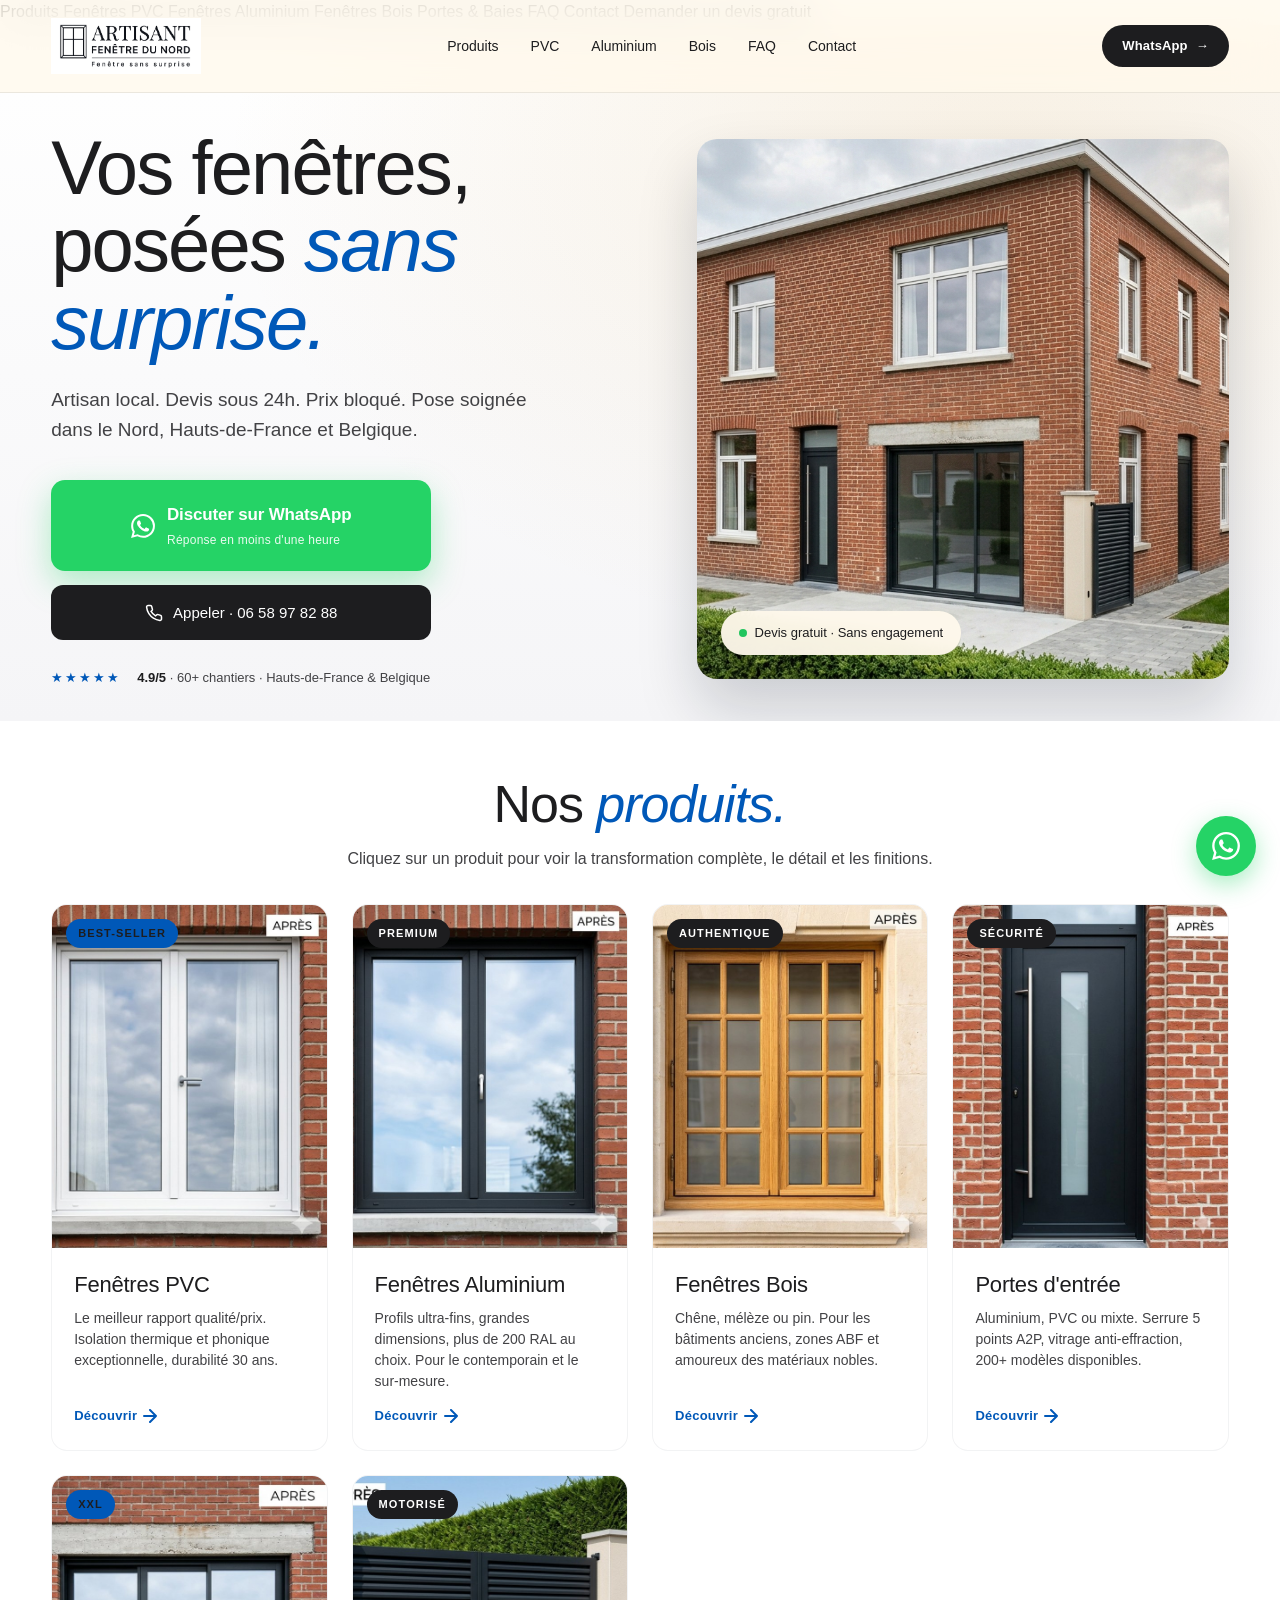
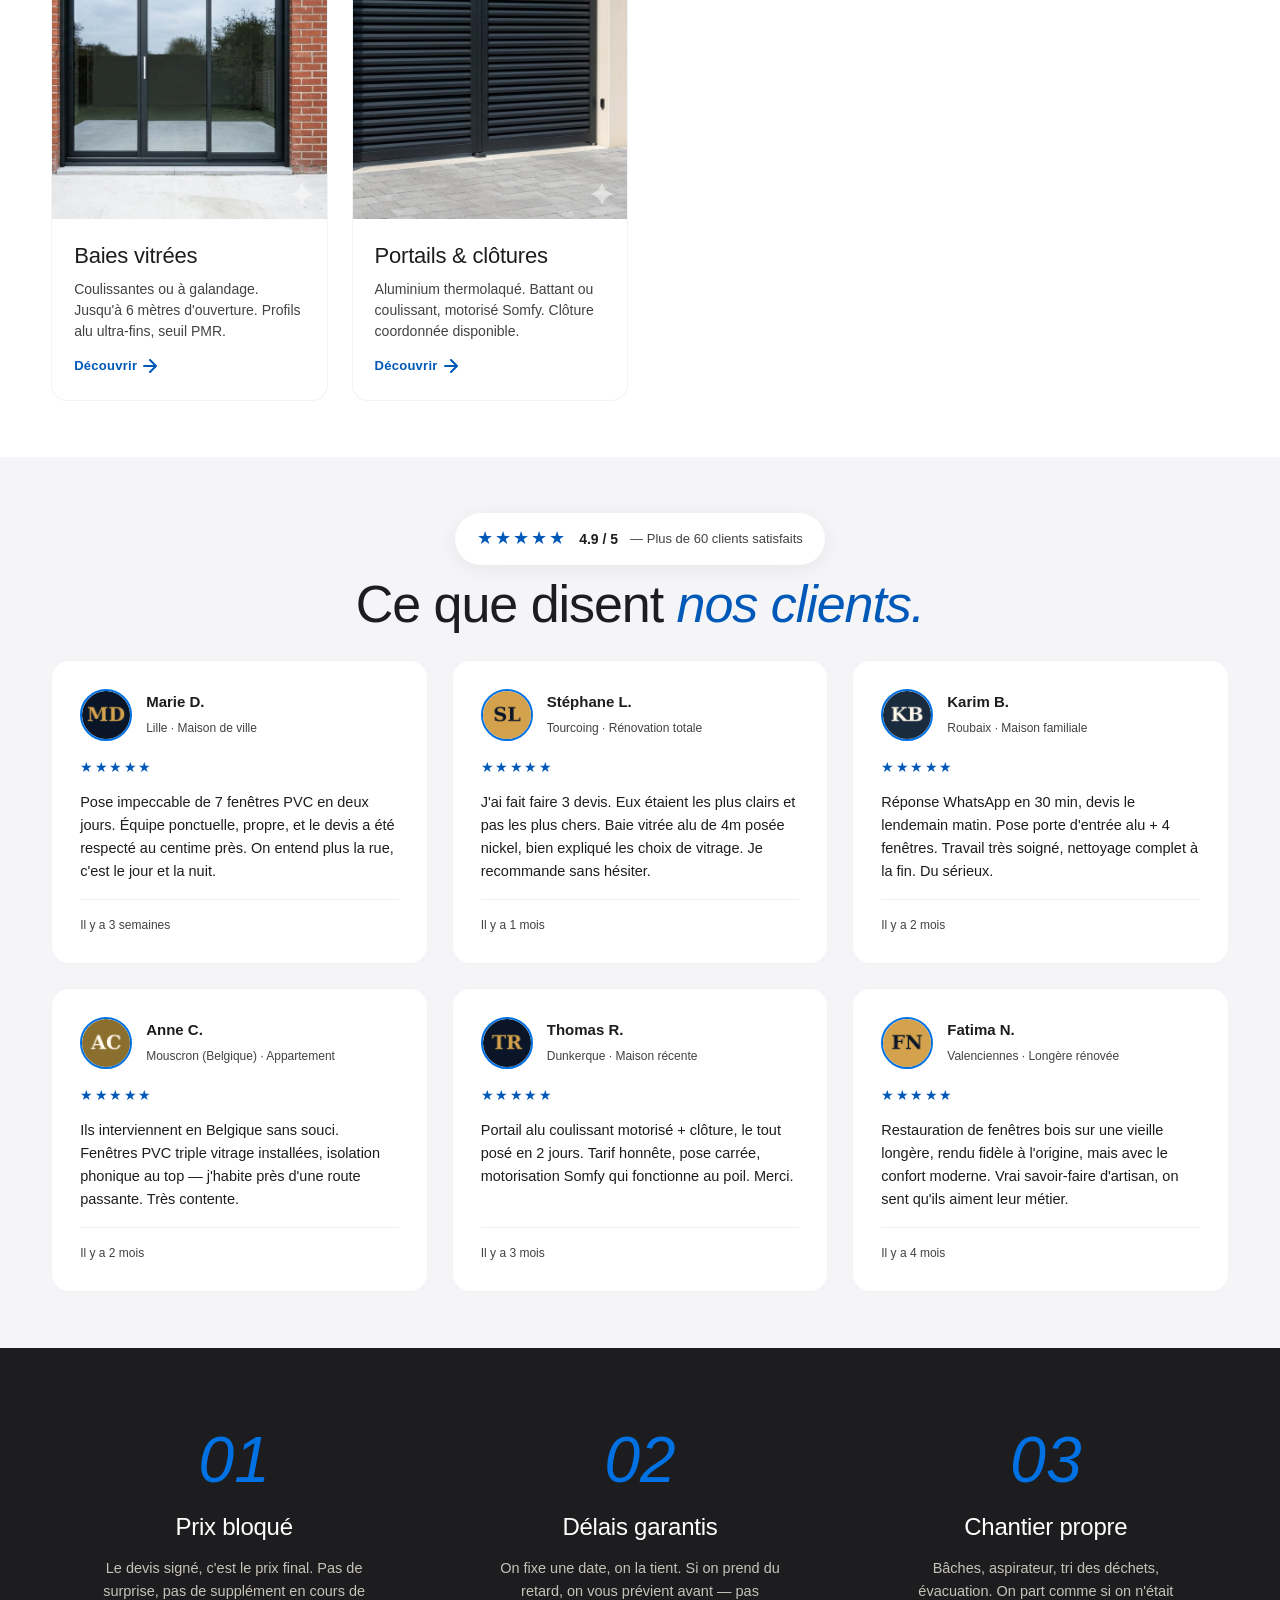
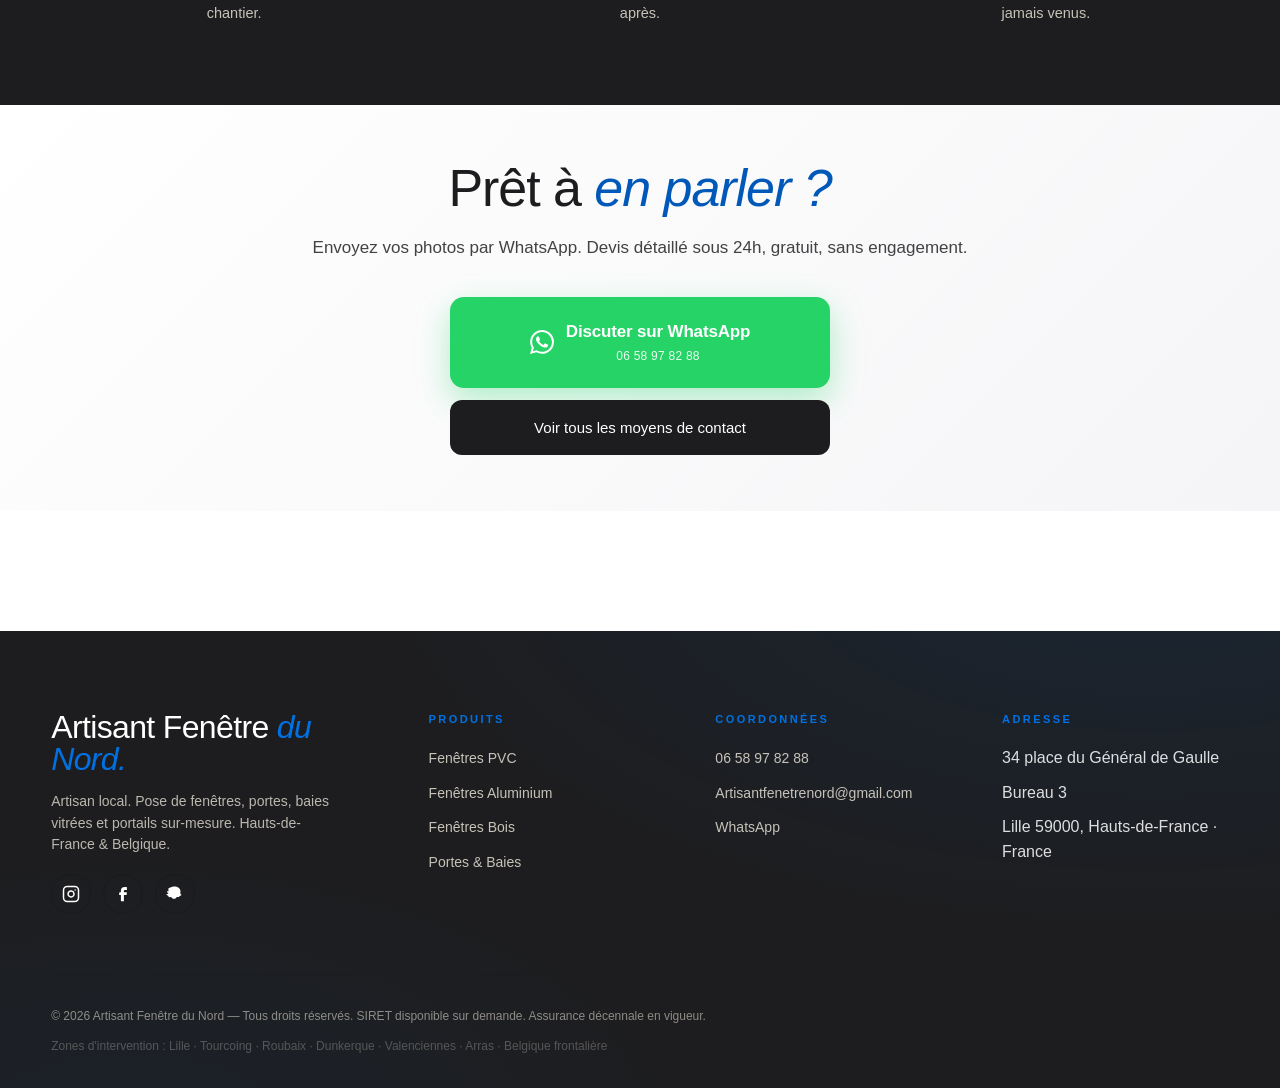
<file: index.html>
<!DOCTYPE html>
<html lang="fr">
<head>
<meta charset="UTF-8" />
<meta name="viewport" content="width=device-width, initial-scale=1.0" />
<title>Artisant Fenêtre du Nord | Pose fenêtres, portes, baies & portails — Lille, Tourcoing, Belgique</title>
<meta name="description" content="Artisan local. Fenêtres PVC, aluminium, bois, portes, baies vitrées et portails sur-mesure. Devis gratuit en 24h par WhatsApp. Pose dans le Nord, Hauts-de-France et Belgique." />
<meta name="keywords" content="fenêtre Lille, pose fenêtre Tourcoing, baie vitrée Nord, portail aluminium, devis fenêtre Belgique, artisan menuisier Hauts-de-France" />
<link rel="canonical" href="https://artisantfenetredunord.fr/" />
<link rel="icon" type="image/x-icon" href="favicon.ico" />
<link rel="icon" type="image/png" sizes="32x32" href="assets/favicon-32.png" />
<link rel="apple-touch-icon" sizes="180x180" href="assets/apple-touch-icon.png" />
<link rel="manifest" href="manifest.json" />
<meta name="theme-color" content="#0A1628" />
<link rel="stylesheet" href="assets/styles.css" />

<script type="application/ld+json">
{
  "@context": "https://schema.org",
  "@type": "LocalBusiness",
  "name": "Artisant Fenêtre du Nord",
  "image": "https://artisantfenetredunord.fr/assets/logo.png",
  "telephone": "+33658978288",
  "email": "Artisantfenetrenord@gmail.com",
  "address": {
    "@type": "PostalAddress",
    "streetAddress": "34 place du Général de Gaulle, Bureau 3, Lille 59000",
    "addressRegion": "Hauts-de-France",
    "addressCountry": "FR"
  },
  "areaServed": ["Lille", "Tourcoing", "Roubaix", "Dunkerque", "Valenciennes", "Arras", "Belgique"],
  "priceRange": "€€",
  "openingHours": "Mo-Sa 08:00-19:00"
}
</script>

<style>
/* HERO */
.hero-biz {
  display: flex;
  align-items: center;
  padding: 104px var(--gutter) 32px;
  background:
    radial-gradient(800px 500px at 80% 20%, rgba(212,162,76,0.15), transparent),
    linear-gradient(180deg, var(--cream) 0%, var(--paper) 100%);
  position: relative;
  overflow: hidden;
}
.hero-biz-inner {
  max-width: var(--max-w);
  margin: 0 auto;
  width: 100%;
  display: grid;
  grid-template-columns: 1.1fr 1fr;
  gap: 60px;
  align-items: center;
}
.hero-biz-text h1 {
  font-family: var(--font-display);
  font-size: clamp(40px, 6.5vw, 76px);
  font-weight: 500;
  line-height: 1.02;
  letter-spacing: -0.025em;
  color: var(--ink);
  margin-bottom: 24px;
}
.hero-biz-text h1 em { font-style: italic; color: var(--gold-deep); }
.hero-biz-text .lead-biz {
  font-size: 19px;
  line-height: 1.55;
  color: var(--ink-soft);
  max-width: 520px;
  margin-bottom: 36px;
}
.hero-biz-cta {
  display: flex;
  flex-direction: column;
  gap: 14px;
  max-width: 380px;
}
.btn-whatsapp-big {
  display: flex;
  align-items: center;
  justify-content: center;
  gap: 12px;
  background: #25D366;
  color: white;
  padding: 22px 32px;
  border-radius: 14px;
  font-size: 17px;
  font-weight: 600;
  letter-spacing: -0.01em;
  text-decoration: none;
  box-shadow: 0 12px 32px rgba(37, 211, 102, 0.35);
  transition: all 0.25s ease;
}
.btn-whatsapp-big:hover {
  transform: translateY(-2px);
  box-shadow: 0 16px 40px rgba(37, 211, 102, 0.45);
}
.btn-whatsapp-big svg { width: 24px; height: 24px; flex-shrink: 0; }
.btn-whatsapp-big small {
  display: block;
  font-size: 12px;
  font-weight: 400;
  opacity: 0.9;
  margin-top: 2px;
  letter-spacing: 0.02em;
}
.btn-call-secondary {
  display: flex;
  align-items: center;
  justify-content: center;
  gap: 10px;
  background: var(--ink);
  color: var(--cream);
  padding: 16px 24px;
  border-radius: 12px;
  font-size: 15px;
  font-weight: 500;
  text-decoration: none;
  transition: all 0.2s ease;
}
.btn-call-secondary:hover {
  background: var(--gold-deep);
  color: var(--ink);
}
.hero-biz-trust {
  margin-top: 28px;
  display: flex;
  align-items: center;
  gap: 16px;
  font-size: 13px;
  color: var(--ink-soft);
}
.hero-biz-trust strong { color: var(--ink); font-weight: 600; }
.hero-biz-trust .stars { color: var(--gold-deep); letter-spacing: 2px; }
.hero-biz-image {
  position: relative;
  height: 540px;
  border-radius: 20px;
  overflow: hidden;
  box-shadow: 0 30px 60px rgba(10, 22, 40, 0.18);
}
.hero-biz-image img { width: 100%; height: 100%; object-fit: cover; }
.hero-biz-badge {
  position: absolute;
  bottom: 24px;
  left: 24px;
  background: rgba(255, 249, 236, 0.95);
  backdrop-filter: blur(8px);
  padding: 12px 18px;
  border-radius: 100px;
  font-size: 13px;
  font-weight: 500;
  color: var(--ink);
  display: flex;
  align-items: center;
  gap: 8px;
}
.hero-biz-badge .dot { width: 8px; height: 8px; background: #22c55e; border-radius: 50%; animation: pulse 2s infinite; }
@keyframes pulse { 0%, 100% { opacity: 1; } 50% { opacity: 0.4; } }
@media (max-width: 900px) {
  .hero-biz { padding-top: 88px; }
  .hero-biz-inner { grid-template-columns: 1fr; gap: 40px; }
  .hero-biz-image { height: 380px; }
}
@media (max-width: 750px) {
  .hero-biz-image { height: 300px; }
  .btn-whatsapp-big { padding: 18px 24px; font-size: 15px; }
}

/* PRODUCTS GRID */
.products-section { padding: 56px var(--gutter); background: var(--cream); }
.products-inner { max-width: var(--max-w); margin: 0 auto; }
.products-header { text-align: center; max-width: 600px; margin: 0 auto 32px; }
.products-header h2 {
  font-family: var(--font-display);
  font-size: clamp(32px, 4.5vw, 52px);
  font-weight: 500;
  line-height: 1.05;
  letter-spacing: -0.02em;
  margin-bottom: 16px;
}
.products-header h2 em { font-style: italic; color: var(--gold-deep); }
.products-header p { font-size: 16px; color: var(--ink-soft); }
.products-grid {
  display: grid;
  grid-template-columns: repeat(auto-fill, minmax(260px, 1fr));
  gap: 24px;
}
.product-card {
  background: white;
  border-radius: 16px;
  overflow: hidden;
  text-decoration: none;
  color: var(--ink);
  display: flex;
  flex-direction: column;
  transition: all 0.3s ease;
  cursor: pointer;
  border: 1px solid rgba(10, 22, 40, 0.05);
}
.product-card:hover { transform: translateY(-6px); box-shadow: 0 20px 40px rgba(10, 22, 40, 0.12); }
.product-card-image { position: relative; aspect-ratio: 4 / 5; overflow: hidden; background: var(--paper); }
.product-card-image img { width: 100%; height: 100%; object-fit: cover; transition: transform 0.5s ease; }
.product-card-image.show-after img {
  /* Show only RIGHT half of the avant/après image — the result */
  width: 200%;
  object-position: right center;
  transition: transform 0.5s ease;
}
.product-card:hover .product-card-image.show-after img {
  transform: scale(1.04);
}
.product-card-image .reveal-hint {
  position: absolute;
  bottom: 14px;
  left: 14px;
  right: 14px;
  display: flex;
  align-items: center;
  justify-content: space-between;
  gap: 8px;
  padding: 8px 14px;
  background: rgba(255, 255, 255, 0.95);
  backdrop-filter: blur(8px);
  -webkit-backdrop-filter: blur(8px);
  border-radius: 999px;
  font-size: 11px;
  font-weight: 600;
  letter-spacing: 0.08em;
  text-transform: uppercase;
  color: var(--ink);
  z-index: 2;
  transition: transform 0.4s ease;
}
.reveal-hint .arrow {
  display: inline-flex;
  align-items: center;
  gap: 4px;
  color: var(--gold);
  font-weight: 700;
}
.reveal-hint .arrow svg { transition: transform 0.3s ease; }
.product-card:hover .reveal-hint .arrow svg { transform: translateX(4px); }
.product-card:hover .product-card-image img { transform: scale(1.05); }
.product-card-tag {
  position: absolute;
  top: 14px;
  left: 14px;
  background: var(--ink);
  color: var(--cream);
  font-size: 11px;
  font-weight: 600;
  letter-spacing: 0.1em;
  text-transform: uppercase;
  padding: 6px 12px;
  border-radius: 100px;
}
.product-card-tag.gold { background: var(--gold-deep); color: var(--ink); }
.product-card-info { padding: 20px 22px 24px; flex: 1; display: flex; flex-direction: column; }
.product-card-info h3 {
  font-family: var(--font-display);
  font-size: 22px;
  font-weight: 500;
  letter-spacing: -0.01em;
  margin-bottom: 6px;
}
.product-card-info p { font-size: 14px; color: var(--ink-soft); line-height: 1.5; margin-bottom: 14px; flex: 1; }
.product-card-link {
  display: inline-flex;
  align-items: center;
  gap: 6px;
  font-size: 13px;
  font-weight: 600;
  color: var(--gold-deep);
  letter-spacing: 0.02em;
}
.product-card-link svg { transition: transform 0.25s; }
.product-card:hover .product-card-link svg { transform: translateX(4px); }
@media (max-width: 600px) {
  .products-section { padding: 36px var(--gutter); }
  .products-grid { grid-template-columns: repeat(2, 1fr); gap: 14px; }
  .product-card-info { padding: 14px 14px 18px; }
  .product-card-info h3 { font-size: 17px; }
  .product-card-info p { font-size: 12.5px; margin-bottom: 10px; }
  .product-card-tag { font-size: 9px; padding: 5px 9px; top: 10px; left: 10px; }
}

/* REVIEWS */
.reviews-section { padding: 56px var(--gutter); background: var(--paper); }
.reviews-inner { max-width: var(--max-w); margin: 0 auto; }
.reviews-header { text-align: center; margin-bottom: 28px; }
.reviews-header .rating-bar {
  display: inline-flex;
  align-items: center;
  gap: 12px;
  background: white;
  padding: 12px 22px;
  border-radius: 100px;
  margin-bottom: 12px;
  box-shadow: 0 4px 20px rgba(10, 22, 40, 0.06);
}
.reviews-header .stars { color: var(--gold-deep); font-size: 18px; letter-spacing: 2px; }
.reviews-header .rating-text { font-size: 14px; font-weight: 600; color: var(--ink); }
.reviews-header .rating-count { font-size: 13px; color: var(--ink-soft); }
.reviews-header h2 {
  font-family: var(--font-display);
  font-size: clamp(32px, 4.5vw, 52px);
  font-weight: 500;
  line-height: 1.05;
  letter-spacing: -0.02em;
}
.reviews-header h2 em { font-style: italic; color: var(--gold-deep); }
.reviews-grid { display: grid; grid-template-columns: repeat(auto-fill, minmax(320px, 1fr)); gap: 24px; }
.review-card {
  background: white;
  border-radius: 18px;
  padding: 28px;
  display: flex;
  flex-direction: column;
  border: 1px solid rgba(10, 22, 40, 0.05);
}
.review-head { display: flex; align-items: center; gap: 14px; margin-bottom: 16px; }
.review-avatar {
  width: 52px;
  height: 52px;
  border-radius: 50%;
  overflow: hidden;
  flex-shrink: 0;
  background: var(--paper);
  border: 2px solid var(--gold);
}
.review-avatar img { width: 100%; height: 100%; object-fit: cover; }
.review-author { flex: 1; }
.review-author strong { display: block; font-size: 15px; font-weight: 600; color: var(--ink); margin-bottom: 2px; }
.review-author small { font-size: 12px; color: var(--ink-soft); }
.review-stars { color: var(--gold-deep); font-size: 14px; letter-spacing: 1.5px; margin-bottom: 12px; }
.review-card p { font-size: 14.5px; line-height: 1.6; color: var(--ink); flex: 1; }
.review-date {
  font-size: 12px;
  color: var(--ink-soft);
  margin-top: 16px;
  padding-top: 16px;
  border-top: 1px solid rgba(10, 22, 40, 0.06);
}
@media (max-width: 600px) {
  .reviews-section { padding: 36px var(--gutter); }
  .reviews-grid { grid-template-columns: 1fr; gap: 16px; }
  .review-card { padding: 22px; }
}

/* PILIERS */
.pillars { padding: 56px var(--gutter); background: var(--ink); color: var(--cream); }
.pillars-inner {
  max-width: var(--max-w);
  margin: 0 auto;
  display: grid;
  grid-template-columns: repeat(3, 1fr);
  gap: 40px;
}
.pillar { text-align: center; padding: 24px 12px; }
.pillar-num {
  font-family: var(--font-display);
  font-size: 64px;
  font-weight: 500;
  font-style: italic;
  color: var(--gold);
  line-height: 1;
  margin-bottom: 16px;
}
.pillar h3 {
  font-family: var(--font-display);
  font-size: 24px;
  font-weight: 500;
  letter-spacing: -0.01em;
  margin-bottom: 12px;
}
.pillar p { font-size: 14.5px; line-height: 1.55; color: rgba(255, 249, 236, 0.75); max-width: 280px; margin: 0 auto; }
@media (max-width: 800px) { .pillars-inner { grid-template-columns: 1fr; gap: 30px; } }

/* FINAL CTA */
.final-cta { padding: 56px var(--gutter); background: linear-gradient(135deg, var(--cream), var(--paper)); text-align: center; }
.final-cta-inner { max-width: 700px; margin: 0 auto; }
.final-cta h2 {
  font-family: var(--font-display);
  font-size: clamp(32px, 5vw, 52px);
  font-weight: 500;
  line-height: 1.05;
  letter-spacing: -0.02em;
  margin-bottom: 20px;
}
.final-cta h2 em { font-style: italic; color: var(--gold-deep); }
.final-cta p { font-size: 17px; color: var(--ink-soft); margin-bottom: 36px; line-height: 1.5; }
.final-cta-btns {
  display: inline-flex;
  flex-direction: column;
  gap: 12px;
  width: 100%;
  max-width: 380px;
}
</style>
</head>

<body>

<!-- NAV -->
<nav class="nav">
  <div class="nav-inner">
    <a href="index.html" class="nav-brand">
      <img class="nav-brand-mark" src="assets/logo.png" alt="Artisant Fenêtre du Nord — Fenêtre sans surprise" />
    </a>
    <ul class="nav-links">
      <li><a href="#produits">Produits</a></li>
      <li><a href="pages/pvc.html">PVC</a></li>
      <li><a href="pages/aluminium.html">Aluminium</a></li>
      <li><a href="pages/bois.html">Bois</a></li>
      <li><a href="pages/faq.html">FAQ</a></li>
      <li><a href="pages/contact.html">Contact</a></li>
    </ul>
    <a href="#" data-whatsapp="Bonjour, je souhaite obtenir un devis." class="nav-cta">WhatsApp <span>→</span></a>
    <button class="nav-toggle" aria-label="Menu">
      <svg width="20" height="14" viewBox="0 0 20 14" fill="none"><path d="M1 1h18M1 7h18M1 13h18" stroke="currentColor" stroke-width="2" stroke-linecap="round"/></svg>
    </button>
  </div>
</nav>
<div class="mobile-menu">
  <a href="#produits">Produits</a>
  <a href="pages/pvc.html">Fenêtres PVC</a>
  <a href="pages/aluminium.html">Fenêtres Aluminium</a>
  <a href="pages/bois.html">Fenêtres Bois</a>
  <a href="pages/portes-baies-portails.html">Portes & Baies</a>
  <a href="pages/faq.html">FAQ</a>
  <a href="pages/contact.html">Contact</a>
  <a href="pages/contact.html" class="mobile-cta">Demander un devis gratuit</a>
</div>

<!-- HERO -->
<section class="hero-biz">
  <div class="hero-biz-inner">
    <div class="hero-biz-text">
      <h1>Vos fenêtres,<br/>posées <em>sans surprise.</em></h1>
      <p class="lead-biz">Artisan local. Devis sous 24h. Prix bloqué. Pose soignée dans le Nord, Hauts-de-France et Belgique.</p>
      <div class="hero-biz-cta">
        <a href="#" data-whatsapp="Bonjour, je souhaite obtenir un devis pour mes fenêtres." class="btn-whatsapp-big">
          <svg viewBox="0 0 24 24" fill="currentColor"><path d="M17.472 14.382c-.297-.149-1.758-.867-2.03-.967-.273-.099-.471-.148-.67.15-.197.297-.767.966-.94 1.164-.173.199-.347.223-.644.075-.297-.15-1.255-.463-2.39-1.475-.883-.788-1.48-1.761-1.653-2.059-.173-.297-.018-.458.13-.606.134-.133.298-.347.446-.52.149-.174.198-.298.298-.497.099-.198.05-.371-.025-.52-.075-.149-.669-1.612-.916-2.207-.242-.579-.487-.5-.669-.51-.173-.008-.371-.01-.57-.01-.198 0-.52.074-.792.372-.272.297-1.04 1.016-1.04 2.479 0 1.462 1.065 2.875 1.213 3.074.149.198 2.096 3.2 5.077 4.487.709.306 1.262.489 1.694.625.712.227 1.36.195 1.871.118.571-.085 1.758-.719 2.006-1.413.248-.694.248-1.289.173-1.413-.074-.124-.272-.198-.57-.347m-5.421 7.403h-.004a9.87 9.87 0 01-5.031-1.378l-.361-.214-3.741.982.998-3.648-.235-.374a9.86 9.86 0 01-1.51-5.26c.001-5.45 4.436-9.884 9.888-9.884 2.64 0 5.122 1.03 6.988 2.898a9.825 9.825 0 012.893 6.994c-.003 5.45-4.437 9.884-9.885 9.884m8.413-18.297A11.815 11.815 0 0012.05 0C5.495 0 .16 5.335.157 11.892c0 2.096.547 4.142 1.588 5.945L.057 24l6.305-1.654a11.882 11.882 0 005.683 1.448h.005c6.554 0 11.89-5.335 11.893-11.893a11.821 11.821 0 00-3.48-8.413z"/></svg>
          <span>Discuter sur WhatsApp<small>Réponse en moins d'une heure</small></span>
        </a>
        <a href="tel:0658978288" class="btn-call-secondary">
          <svg width="18" height="18" viewBox="0 0 24 24" fill="none" stroke="currentColor" stroke-width="2"><path d="M22 16.92v3a2 2 0 01-2.18 2 19.79 19.79 0 01-8.63-3.07 19.5 19.5 0 01-6-6 19.79 19.79 0 01-3.07-8.67A2 2 0 014.11 2h3a2 2 0 012 1.72 12.84 12.84 0 00.7 2.81 2 2 0 01-.45 2.11L8.09 9.91a16 16 0 006 6l1.27-1.27a2 2 0 012.11-.45 12.84 12.84 0 002.81.7A2 2 0 0122 16.92z"/></svg>
          <span>Appeler · 06 58 97 82 88</span>
        </a>
      </div>
      <div class="hero-biz-trust">
        <span class="stars">★★★★★</span>
        <span><strong>4.9/5</strong> · 60+ chantiers · Hauts-de-France & Belgique</span>
      </div>
    </div>

    <div class="hero-biz-image reveal">
      <img src="assets/terrasse-baie-vitree.jpeg" alt="Baie vitrée et terrasse posées par Artisant Fenêtre du Nord" />
      <div class="hero-biz-badge">
        <span class="dot"></span>
        <span>Devis gratuit · Sans engagement</span>
      </div>
    </div>
  </div>
</section>

<!-- PRODUCTS -->
<section id="produits" class="products-section">
  <div class="products-inner">
    <div class="products-header reveal">
      <h2>Nos <em>produits.</em></h2>
      <p>Cliquez sur un produit pour voir la transformation complète, le détail et les finitions.</p>
    </div>

    <div class="products-grid">

      <a href="pages/pvc.html" class="product-card reveal">
        <div class="product-card-image show-after">
          <span class="product-card-tag gold">Best-seller</span>
          <img src="assets/produits/fenetre-pvc-avant-apres.png" alt="Fenêtre PVC — après rénovation" />
        </div>
        <div class="product-card-info">
          <h3>Fenêtres PVC</h3>
          <p>Le meilleur rapport qualité/prix. Isolation thermique et phonique exceptionnelle, durabilité 30 ans.</p>
          <span class="product-card-link">Découvrir <svg width="14" height="14" viewBox="0 0 14 14" fill="none"><path d="M1 7h12m0 0L7 1m6 6L7 13" stroke="currentColor" stroke-width="2" stroke-linecap="round"/></svg></span>
        </div>
      </a>

      <a href="pages/aluminium.html" class="product-card reveal">
        <div class="product-card-image show-after">
          <span class="product-card-tag">Premium</span>
          <img src="assets/produits/fenetre-alu-avant-apres.png" alt="Fenêtre aluminium — après rénovation" />
        </div>
        <div class="product-card-info">
          <h3>Fenêtres Aluminium</h3>
          <p>Profils ultra-fins, grandes dimensions, plus de 200 RAL au choix. Pour le contemporain et le sur-mesure.</p>
          <span class="product-card-link">Découvrir <svg width="14" height="14" viewBox="0 0 14 14" fill="none"><path d="M1 7h12m0 0L7 1m6 6L7 13" stroke="currentColor" stroke-width="2" stroke-linecap="round"/></svg></span>
        </div>
      </a>

      <a href="pages/bois.html" class="product-card reveal">
        <div class="product-card-image show-after">
          <span class="product-card-tag">Authentique</span>
          <img src="assets/produits/fenetre-bois-avant-apres.png" alt="Fenêtre bois — après restauration" />
        </div>
        <div class="product-card-info">
          <h3>Fenêtres Bois</h3>
          <p>Chêne, mélèze ou pin. Pour les bâtiments anciens, zones ABF et amoureux des matériaux nobles.</p>
          <span class="product-card-link">Découvrir <svg width="14" height="14" viewBox="0 0 14 14" fill="none"><path d="M1 7h12m0 0L7 1m6 6L7 13" stroke="currentColor" stroke-width="2" stroke-linecap="round"/></svg></span>
        </div>
      </a>

      <a href="pages/portes-baies-portails.html" class="product-card reveal">
        <div class="product-card-image show-after">
          <span class="product-card-tag">Sécurité</span>
          <img src="assets/produits/porte-avant-apres.png" alt="Porte d'entrée — après remplacement" />
        </div>
        <div class="product-card-info">
          <h3>Portes d'entrée</h3>
          <p>Aluminium, PVC ou mixte. Serrure 5 points A2P, vitrage anti-effraction, 200+ modèles disponibles.</p>
          <span class="product-card-link">Découvrir <svg width="14" height="14" viewBox="0 0 14 14" fill="none"><path d="M1 7h12m0 0L7 1m6 6L7 13" stroke="currentColor" stroke-width="2" stroke-linecap="round"/></svg></span>
        </div>
      </a>

      <a href="pages/portes-baies-portails.html" class="product-card reveal">
        <div class="product-card-image show-after">
          <span class="product-card-tag gold">XXL</span>
          <img src="assets/produits/baie-avant-apres.png" alt="Baie vitrée — après pose" />
        </div>
        <div class="product-card-info">
          <h3>Baies vitrées</h3>
          <p>Coulissantes ou à galandage. Jusqu'à 6 mètres d'ouverture. Profils alu ultra-fins, seuil PMR.</p>
          <span class="product-card-link">Découvrir <svg width="14" height="14" viewBox="0 0 14 14" fill="none"><path d="M1 7h12m0 0L7 1m6 6L7 13" stroke="currentColor" stroke-width="2" stroke-linecap="round"/></svg></span>
        </div>
      </a>

      <a href="pages/portes-baies-portails.html" class="product-card reveal">
        <div class="product-card-image show-after">
          <span class="product-card-tag">Motorisé</span>
          <img src="assets/produits/portail-avant-apres.png" alt="Portail — après remplacement" />
        </div>
        <div class="product-card-info">
          <h3>Portails &amp; clôtures</h3>
          <p>Aluminium thermolaqué. Battant ou coulissant, motorisé Somfy. Clôture coordonnée disponible.</p>
          <span class="product-card-link">Découvrir <svg width="14" height="14" viewBox="0 0 14 14" fill="none"><path d="M1 7h12m0 0L7 1m6 6L7 13" stroke="currentColor" stroke-width="2" stroke-linecap="round"/></svg></span>
        </div>
      </a>

    </div>
  </div>
</section>

<!-- REVIEWS -->
<section id="avis" class="reviews-section">
  <div class="reviews-inner">
    <div class="reviews-header reveal">
      <div class="rating-bar">
        <span class="stars">★★★★★</span>
        <span class="rating-text">4.9 / 5</span>
        <span class="rating-count">— Plus de 60 clients satisfaits</span>
      </div>
      <h2>Ce que disent <em>nos clients.</em></h2>
    </div>

    <div class="reviews-grid">

      <div class="review-card reveal">
        <div class="review-head">
          <div class="review-avatar"><img src="assets/avatars/avatar-1.png" alt="Marie D." /></div>
          <div class="review-author"><strong>Marie D.</strong><small>Lille · Maison de ville</small></div>
        </div>
        <div class="review-stars">★★★★★</div>
        <p>Pose impeccable de 7 fenêtres PVC en deux jours. Équipe ponctuelle, propre, et le devis a été respecté au centime près. On entend plus la rue, c'est le jour et la nuit.</p>
        <div class="review-date">Il y a 3 semaines</div>
      </div>

      <div class="review-card reveal">
        <div class="review-head">
          <div class="review-avatar"><img src="assets/avatars/avatar-2.png" alt="Stéphane L." /></div>
          <div class="review-author"><strong>Stéphane L.</strong><small>Tourcoing · Rénovation totale</small></div>
        </div>
        <div class="review-stars">★★★★★</div>
        <p>J'ai fait faire 3 devis. Eux étaient les plus clairs et pas les plus chers. Baie vitrée alu de 4m posée nickel, bien expliqué les choix de vitrage. Je recommande sans hésiter.</p>
        <div class="review-date">Il y a 1 mois</div>
      </div>

      <div class="review-card reveal">
        <div class="review-head">
          <div class="review-avatar"><img src="assets/avatars/avatar-3.png" alt="Karim B." /></div>
          <div class="review-author"><strong>Karim B.</strong><small>Roubaix · Maison familiale</small></div>
        </div>
        <div class="review-stars">★★★★★</div>
        <p>Réponse WhatsApp en 30 min, devis le lendemain matin. Pose porte d'entrée alu + 4 fenêtres. Travail très soigné, nettoyage complet à la fin. Du sérieux.</p>
        <div class="review-date">Il y a 2 mois</div>
      </div>

      <div class="review-card reveal">
        <div class="review-head">
          <div class="review-avatar"><img src="assets/avatars/avatar-4.png" alt="Anne C." /></div>
          <div class="review-author"><strong>Anne C.</strong><small>Mouscron (Belgique) · Appartement</small></div>
        </div>
        <div class="review-stars">★★★★★</div>
        <p>Ils interviennent en Belgique sans souci. Fenêtres PVC triple vitrage installées, isolation phonique au top — j'habite près d'une route passante. Très contente.</p>
        <div class="review-date">Il y a 2 mois</div>
      </div>

      <div class="review-card reveal">
        <div class="review-head">
          <div class="review-avatar"><img src="assets/avatars/avatar-5.png" alt="Thomas R." /></div>
          <div class="review-author"><strong>Thomas R.</strong><small>Dunkerque · Maison récente</small></div>
        </div>
        <div class="review-stars">★★★★★</div>
        <p>Portail alu coulissant motorisé + clôture, le tout posé en 2 jours. Tarif honnête, pose carrée, motorisation Somfy qui fonctionne au poil. Merci.</p>
        <div class="review-date">Il y a 3 mois</div>
      </div>

      <div class="review-card reveal">
        <div class="review-head">
          <div class="review-avatar"><img src="assets/avatars/avatar-6.png" alt="Fatima N." /></div>
          <div class="review-author"><strong>Fatima N.</strong><small>Valenciennes · Longère rénovée</small></div>
        </div>
        <div class="review-stars">★★★★★</div>
        <p>Restauration de fenêtres bois sur une vieille longère, rendu fidèle à l'origine, mais avec le confort moderne. Vrai savoir-faire d'artisan, on sent qu'ils aiment leur métier.</p>
        <div class="review-date">Il y a 4 mois</div>
      </div>

    </div>
  </div>
</section>

<!-- 3 PILIERS -->
<section class="pillars">
  <div class="pillars-inner">
    <div class="pillar reveal">
      <div class="pillar-num">01</div>
      <h3>Prix bloqué</h3>
      <p>Le devis signé, c'est le prix final. Pas de surprise, pas de supplément en cours de chantier.</p>
    </div>
    <div class="pillar reveal">
      <div class="pillar-num">02</div>
      <h3>Délais garantis</h3>
      <p>On fixe une date, on la tient. Si on prend du retard, on vous prévient avant — pas après.</p>
    </div>
    <div class="pillar reveal">
      <div class="pillar-num">03</div>
      <h3>Chantier propre</h3>
      <p>Bâches, aspirateur, tri des déchets, évacuation. On part comme si on n'était jamais venus.</p>
    </div>
  </div>
</section>

<!-- FINAL CTA -->
<section class="final-cta">
  <div class="final-cta-inner">
    <h2>Prêt à <em>en parler ?</em></h2>
    <p>Envoyez vos photos par WhatsApp. Devis détaillé sous 24h, gratuit, sans engagement.</p>
    <div class="final-cta-btns">
      <a href="#" data-whatsapp="Bonjour, je souhaite obtenir un devis." class="btn-whatsapp-big">
        <svg viewBox="0 0 24 24" fill="currentColor"><path d="M17.472 14.382c-.297-.149-1.758-.867-2.03-.967-.273-.099-.471-.148-.67.15-.197.297-.767.966-.94 1.164-.173.199-.347.223-.644.075-.297-.15-1.255-.463-2.39-1.475-.883-.788-1.48-1.761-1.653-2.059-.173-.297-.018-.458.13-.606.134-.133.298-.347.446-.52.149-.174.198-.298.298-.497.099-.198.05-.371-.025-.52-.075-.149-.669-1.612-.916-2.207-.242-.579-.487-.5-.669-.51-.173-.008-.371-.01-.57-.01-.198 0-.52.074-.792.372-.272.297-1.04 1.016-1.04 2.479 0 1.462 1.065 2.875 1.213 3.074.149.198 2.096 3.2 5.077 4.487.709.306 1.262.489 1.694.625.712.227 1.36.195 1.871.118.571-.085 1.758-.719 2.006-1.413.248-.694.248-1.289.173-1.413-.074-.124-.272-.198-.57-.347m-5.421 7.403h-.004a9.87 9.87 0 01-5.031-1.378l-.361-.214-3.741.982.998-3.648-.235-.374a9.86 9.86 0 01-1.51-5.26c.001-5.45 4.436-9.884 9.888-9.884 2.64 0 5.122 1.03 6.988 2.898a9.825 9.825 0 012.893 6.994c-.003 5.45-4.437 9.884-9.885 9.884m8.413-18.297A11.815 11.815 0 0012.05 0C5.495 0 .16 5.335.157 11.892c0 2.096.547 4.142 1.588 5.945L.057 24l6.305-1.654a11.882 11.882 0 005.683 1.448h.005c6.554 0 11.89-5.335 11.893-11.893a11.821 11.821 0 00-3.48-8.413z"/></svg>
        <span>Discuter sur WhatsApp<small>06 58 97 82 88</small></span>
      </a>
      <a href="pages/contact.html" class="btn-call-secondary">
        <span>Voir tous les moyens de contact</span>
      </a>
    </div>
  </div>
</section>

<!-- FOOTER -->
<footer class="footer">
  <div class="footer-inner">
    <div class="footer-top">
      <div class="footer-brand">
        <h3>Artisant Fenêtre <em>du Nord.</em></h3>
        <p>Artisan local. Pose de fenêtres, portes, baies vitrées et portails sur-mesure. Hauts-de-France & Belgique.</p>
        <div class="footer-socials">
          <a href="https://www.instagram.com/artisant.fenetre.dunord/" target="_blank" rel="noopener" aria-label="Instagram">
            <svg viewBox="0 0 24 24" fill="none" stroke="currentColor" stroke-width="2" stroke-linecap="round" stroke-linejoin="round"><rect x="2" y="2" width="20" height="20" rx="5"/><path d="M16 11.37A4 4 0 1 1 12.63 8 4 4 0 0 1 16 11.37z"/><line x1="17.5" y1="6.5" x2="17.51" y2="6.5"/></svg>
          </a>
          <a href="https://www.facebook.com/artisant.fenetre.dunord" target="_blank" rel="noopener" aria-label="Facebook">
            <svg viewBox="0 0 24 24" fill="currentColor"><path d="M9.198 21.5h4v-8.01h3.604l.396-3.98h-4V7.5a1 1 0 0 1 1-1h3v-4h-3a5 5 0 0 0-5 5v2.01h-2l-.396 3.98h2.396v8.01z"/></svg>
          </a>
          <a href="https://www.snapchat.com/add/artisantfenetre" target="_blank" rel="noopener" aria-label="Snapchat">
            <svg viewBox="0 0 24 24" fill="currentColor"><path d="M12.166 2c2.946-.005 5.92 1.81 6.85 4.785.339 1.087.222 2.244.213 3.38-.007.736.045 1.474 0 2.21.155.044.32.058.475.105.288.06.587.157.798.376.107.268-.029.555-.236.731-.555.503-1.32.677-1.973 1.022-.355.235-.499.659-.711 1.005-.163.275-.42.502-.748.523-.461.058-.913-.097-1.376-.107-.564-.007-1.137.137-1.561.523-.443.396-.751.918-1.232 1.281-.527.388-1.182.587-1.832.6-.871.06-1.717-.27-2.422-.752-.482-.34-.791-.87-1.286-1.193-.514-.305-1.139-.385-1.722-.305-.376.058-.764.182-1.143.087-.474-.114-.711-.604-.918-1.005-.207-.356-.337-.79-.692-1.024-.532-.303-1.142-.473-1.65-.819a1.32 1.32 0 0 1-.43-.464c-.106-.272.107-.557.366-.654.346-.155.74-.155 1.085-.319.376-.144.74-.376.972-.713.087-.146.155-.304.213-.464-.585-.27-1.21-.526-1.642-1.03-.27-.318-.388-.78-.193-1.165.116-.21.347-.318.575-.358.21-.04.405.04.59.135.183.087.376.184.585.193.118 0 .184-.117.193-.222.038-.434-.058-.87-.077-1.302-.06-.957-.155-1.95.184-2.876C5.41 4.04 7.787 2.434 10.295 2.097c.621-.087 1.247-.107 1.871-.097z"/></svg>
          </a>
        </div>
      </div>
      <div class="footer-col">
        <h4>Produits</h4>
        <ul>
          <li><a href="pages/pvc.html">Fenêtres PVC</a></li>
          <li><a href="pages/aluminium.html">Fenêtres Aluminium</a></li>
          <li><a href="pages/bois.html">Fenêtres Bois</a></li>
          <li><a href="pages/portes-baies-portails.html">Portes & Baies</a></li>
        </ul>
      </div>
      <div class="footer-col">
        <h4>Coordonnées</h4>
        <ul>
          <li><a href="tel:0658978288">06 58 97 82 88</a></li>
          <li><a href="mailto:Artisantfenetrenord@gmail.com">Artisantfenetrenord@gmail.com</a></li>
          <li><a href="#" data-whatsapp="Bonjour">WhatsApp</a></li>
        </ul>
      </div>
      <div class="footer-col">
        <h4>Adresse</h4>
        <ul>
          <li style="opacity: 0.85;">34 place du Général de Gaulle</li>
          <li style="opacity: 0.85;">Bureau 3</li>
          <li style="opacity: 0.85;">Lille 59000, Hauts-de-France · France</li>
        </ul>
      </div>
    </div>
    <div class="footer-bottom">
      <p>© 2026 Artisant Fenêtre du Nord — Tous droits réservés. SIRET disponible sur demande. Assurance décennale en vigueur.</p>
      <p style="opacity:0.5;">Zones d'intervention : Lille · Tourcoing · Roubaix · Dunkerque · Valenciennes · Arras · Belgique frontalière</p>
    </div>
  </div>
</footer>

<a href="#" class="wa-float" data-whatsapp="Bonjour, je souhaite un devis." aria-label="WhatsApp">
  <svg width="28" height="28" viewBox="0 0 24 24" fill="currentColor"><path d="M17.472 14.382c-.297-.149-1.758-.867-2.03-.967-.273-.099-.471-.148-.67.15-.197.297-.767.966-.94 1.164-.173.199-.347.223-.644.075-.297-.15-1.255-.463-2.39-1.475-.883-.788-1.48-1.761-1.653-2.059-.173-.297-.018-.458.13-.606.134-.133.298-.347.446-.52.149-.174.198-.298.298-.497.099-.198.05-.371-.025-.52-.075-.149-.669-1.612-.916-2.207-.242-.579-.487-.5-.669-.51-.173-.008-.371-.01-.57-.01-.198 0-.52.074-.792.372-.272.297-1.04 1.016-1.04 2.479 0 1.462 1.065 2.875 1.213 3.074.149.198 2.096 3.2 5.077 4.487.709.306 1.262.489 1.694.625.712.227 1.36.195 1.871.118.571-.085 1.758-.719 2.006-1.413.248-.694.248-1.289.173-1.413-.074-.124-.272-.198-.57-.347m-5.421 7.403h-.004a9.87 9.87 0 01-5.031-1.378l-.361-.214-3.741.982.998-3.648-.235-.374a9.86 9.86 0 01-1.51-5.26c.001-5.45 4.436-9.884 9.888-9.884 2.64 0 5.122 1.03 6.988 2.898a9.825 9.825 0 012.893 6.994c-.003 5.45-4.437 9.884-9.885 9.884m8.413-18.297A11.815 11.815 0 0012.05 0C5.495 0 .16 5.335.157 11.892c0 2.096.547 4.142 1.588 5.945L.057 24l6.305-1.654a11.882 11.882 0 005.683 1.448h.005c6.554 0 11.89-5.335 11.893-11.893a11.821 11.821 0 00-3.48-8.413z"/></svg>
</a>

<style>
.wa-float { position: fixed; bottom: 24px; right: 24px; width: 60px; height: 60px; background: #25D366; border-radius: 50%; display: grid; place-items: center; color: white; z-index: 50; box-shadow: 0 8px 24px rgba(37, 211, 102, 0.4); transition: transform 0.25s; }
.wa-float:hover { transform: scale(1.1); }
@media (max-width: 600px) { .wa-float { bottom: 16px; right: 16px; width: 56px; height: 56px; } }
</style>

<script src="assets/script.js"></script>
</body>
</html>
</file>
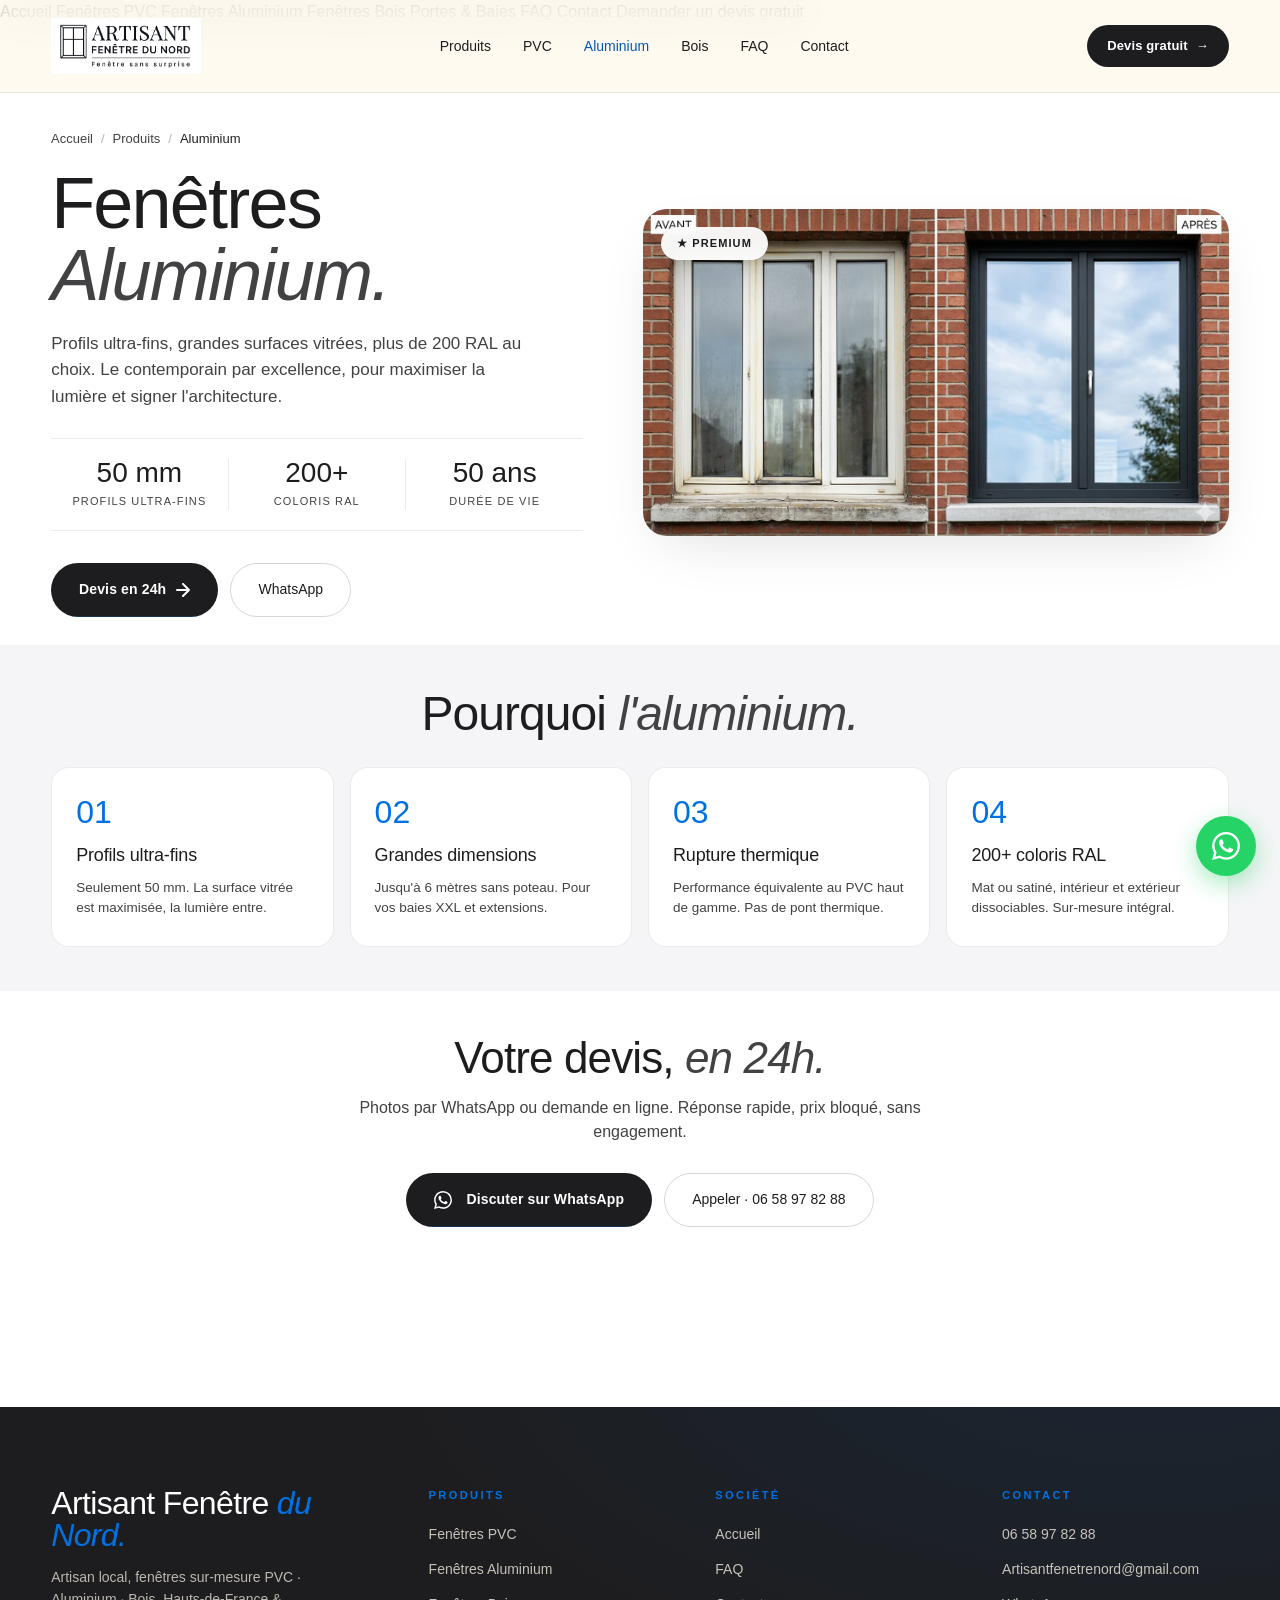
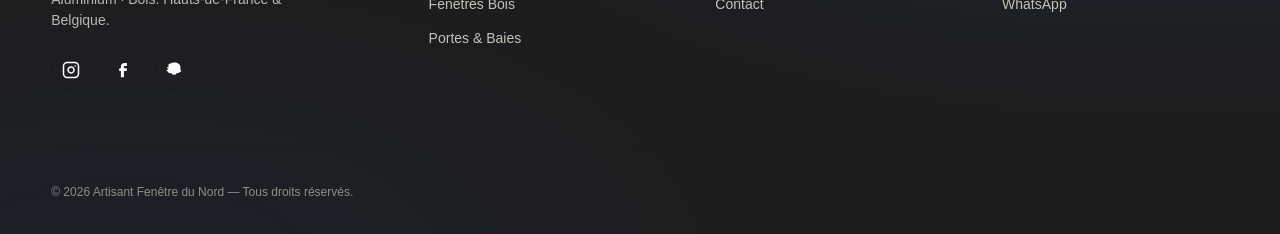
<file: pages/aluminium.html>
<!DOCTYPE html>
<html lang="fr">
<head>
<meta charset="UTF-8" />
<meta name="viewport" content="width=device-width, initial-scale=1.0" />
<title>Fenêtres Aluminium sur-mesure | Artisant Fenêtre du Nord</title>
<meta name="description" content="Fenêtres alu RAL 7016, profils ultra-fins 50 mm, grandes dimensions. Devis 24h, pose Nord & Belgique." />
<link rel="canonical" href="https://artisantfenetredunord.fr/pages/aluminium.html" />
<link rel="stylesheet" href="../assets/styles.css" />
<link rel="icon" type="image/x-icon" href="../favicon.ico" />
<link rel="icon" type="image/png" sizes="32x32" href="../assets/favicon-32.png" />
<link rel="apple-touch-icon" sizes="180x180" href="../assets/apple-touch-icon.png" />
<link rel="manifest" href="../manifest.json" />
<meta name="theme-color" content="#0e0e0e" />
</head>

<body>

<!-- ===== NAV ===== -->
<nav class="nav">
  <div class="nav-inner">
    <a href="../index.html" class="nav-brand">
      <img class="nav-brand-mark" src="../assets/logo.png" alt="Artisant Fenêtre du Nord — Fenêtre sans surprise" />
    </a>
    <ul class="nav-links">
      <li><a href="../index.html#produits">Produits</a></li>
      <li><a href="pvc.html">PVC</a></li>
      <li><a href="aluminium.html" style="color: var(--gold-deep);">Aluminium</a></li>
      <li><a href="bois.html">Bois</a></li>
      <li><a href="faq.html">FAQ</a></li>
      <li><a href="contact.html">Contact</a></li>
    </ul>
    <a href="contact.html" class="nav-cta">Devis gratuit <span>→</span></a>
    <button class="nav-toggle" aria-label="Menu">
      <svg width="20" height="14" viewBox="0 0 20 14" fill="none"><path d="M1 1h18M1 7h18M1 13h18" stroke="currentColor" stroke-width="2" stroke-linecap="round"/></svg>
    </button>
  </div>
</nav>
<div class="mobile-menu">
  <a href="../index.html">Accueil</a>
  <a href="pvc.html">Fenêtres PVC</a>
  <a href="aluminium.html">Fenêtres Aluminium</a>
  <a href="bois.html">Fenêtres Bois</a>
  <a href="portes-baies-portails.html">Portes & Baies</a>
  <a href="faq.html">FAQ</a>
  <a href="contact.html">Contact</a>
  <a href="contact.html" class="mobile-cta">Demander un devis gratuit</a>
</div>

<!-- ===== HERO ===== -->
<section class="p-hero">
  <div class="p-hero-inner">
    <div class="p-hero-text">
      <div class="breadcrumb reveal">
        <a href="../index.html">Accueil</a>
        <span class="sep">/</span>
        <a href="../index.html#produits">Produits</a>
        <span class="sep">/</span>
        <span style="color: var(--ink);">Aluminium</span>
      </div>
      <h1 class="reveal">Fenêtres <em>Aluminium.</em></h1>
      <p class="lead reveal">Profils ultra-fins, grandes surfaces vitrées, plus de 200 RAL au choix. Le contemporain par excellence, pour maximiser la lumière et signer l'architecture.</p>

      <div class="p-hero-stats reveal">
        <div><div class="num">50 mm</div><div class="lbl">profils ultra-fins</div></div>
        <div><div class="num">200+</div><div class="lbl">coloris RAL</div></div>
        <div><div class="num">50 ans</div><div class="lbl">durée de vie</div></div>
      </div>

      <div class="p-hero-cta reveal">
        <a href="contact.html" class="btn-primary">
          <span>Devis en 24h</span>
          <svg width="14" height="14" viewBox="0 0 14 14" fill="none"><path d="M1 7h12m0 0L7 1m6 6L7 13" stroke="currentColor" stroke-width="2" stroke-linecap="round"/></svg>
        </a>
        <a href="#" class="btn-ghost" data-whatsapp="Bonjour, je souhaite un devis pour des fenêtres aluminium."><span>WhatsApp</span></a>
      </div>
    </div>

    <div class="p-hero-image reveal">
      <span class="p-hero-image-tag">★ Premium</span>
      <img src="../assets/produits/fenetre-alu-avant-apres.png" alt="Avant et après — transformation visible" />
    </div>
  </div>
</section>

<!-- ===== POURQUOI ===== -->
<section class="p-why">
  <div class="p-why-inner">
    <div class="p-why-header reveal">
      <h2>Pourquoi <em>l'aluminium.</em></h2>
    </div>
    <div class="p-why-grid">
      <div class="p-why-card reveal"><div class="num">01</div><h3>Profils ultra-fins</h3><p>Seulement 50 mm. La surface vitrée est maximisée, la lumière entre.</p></div>
      <div class="p-why-card reveal"><div class="num">02</div><h3>Grandes dimensions</h3><p>Jusqu'à 6 mètres sans poteau. Pour vos baies XXL et extensions.</p></div>
      <div class="p-why-card reveal"><div class="num">03</div><h3>Rupture thermique</h3><p>Performance équivalente au PVC haut de gamme. Pas de pont thermique.</p></div>
      <div class="p-why-card reveal"><div class="num">04</div><h3>200+ coloris RAL</h3><p>Mat ou satiné, intérieur et extérieur dissociables. Sur-mesure intégral.</p></div>
    </div>
  </div>
</section>

<!-- ===== CTA FINAL ===== -->
<section class="p-cta">
  <div class="p-cta-inner">
    <h2>Votre devis, <em>en 24h.</em></h2>
    <p>Photos par WhatsApp ou demande en ligne. Réponse rapide, prix bloqué, sans engagement.</p>
    <div class="p-cta-buttons">
      <a href="#" data-whatsapp="Bonjour, je souhaite un devis pour des fenêtres aluminium." class="btn-primary">
        <svg width="18" height="18" viewBox="0 0 24 24" fill="currentColor" style="margin-right: 4px;"><path d="M17.472 14.382c-.297-.149-1.758-.867-2.03-.967-.273-.099-.471-.148-.67.15-.197.297-.767.966-.94 1.164-.173.199-.347.223-.644.075-.297-.15-1.255-.463-2.39-1.475-.883-.788-1.48-1.761-1.653-2.059-.173-.297-.018-.458.13-.606.134-.133.298-.347.446-.52.149-.174.198-.298.298-.497.099-.198.05-.371-.025-.52-.075-.149-.669-1.612-.916-2.207-.242-.579-.487-.5-.669-.51-.173-.008-.371-.01-.57-.01-.198 0-.52.074-.792.372-.272.297-1.04 1.016-1.04 2.479 0 1.462 1.065 2.875 1.213 3.074.149.198 2.096 3.2 5.077 4.487.709.306 1.262.489 1.694.625.712.227 1.36.195 1.871.118.571-.085 1.758-.719 2.006-1.413.248-.694.248-1.289.173-1.413-.074-.124-.272-.198-.57-.347m-5.421 7.403h-.004a9.87 9.87 0 01-5.031-1.378l-.361-.214-3.741.982.998-3.648-.235-.374a9.86 9.86 0 01-1.51-5.26c.001-5.45 4.436-9.884 9.888-9.884 2.64 0 5.122 1.03 6.988 2.898a9.825 9.825 0 012.893 6.994c-.003 5.45-4.437 9.884-9.885 9.884m8.413-18.297A11.815 11.815 0 0012.05 0C5.495 0 .16 5.335.157 11.892c0 2.096.547 4.142 1.588 5.945L.057 24l6.305-1.654a11.882 11.882 0 005.683 1.448h.005c6.554 0 11.89-5.335 11.893-11.893a11.821 11.821 0 00-3.48-8.413z"/></svg>
        <span>Discuter sur WhatsApp</span>
      </a>
      <a href="tel:0658978288" class="btn-ghost"><span>Appeler · 06 58 97 82 88</span></a>
    </div>
  </div>
</section>

<!-- ===== FOOTER ===== -->
<footer class="footer">
  <div class="footer-inner">
    <div class="footer-top">
      <div class="footer-brand">
        <h3>Artisant Fenêtre <em>du Nord.</em></h3>
        <p>Artisan local, fenêtres sur-mesure PVC · Aluminium · Bois. Hauts-de-France & Belgique.</p>
        <div class="footer-socials">
          <a href="https://www.instagram.com/artisant.fenetre.dunord/" target="_blank" rel="noopener" aria-label="Instagram">
            <svg viewBox="0 0 24 24" fill="none" stroke="currentColor" stroke-width="2" stroke-linecap="round" stroke-linejoin="round"><rect x="2" y="2" width="20" height="20" rx="5"/><path d="M16 11.37A4 4 0 1 1 12.63 8 4 4 0 0 1 16 11.37z"/><line x1="17.5" y1="6.5" x2="17.51" y2="6.5"/></svg>
          </a>
          <a href="https://www.facebook.com/artisant.fenetre.dunord" target="_blank" rel="noopener" aria-label="Facebook">
            <svg viewBox="0 0 24 24" fill="currentColor"><path d="M9.198 21.5h4v-8.01h3.604l.396-3.98h-4V7.5a1 1 0 0 1 1-1h3v-4h-3a5 5 0 0 0-5 5v2.01h-2l-.396 3.98h2.396v8.01z"/></svg>
          </a>
          <a href="https://www.snapchat.com/add/artisantfenetre" target="_blank" rel="noopener" aria-label="Snapchat">
            <svg viewBox="0 0 24 24" fill="currentColor"><path d="M12.166 2c2.946-.005 5.92 1.81 6.85 4.785.339 1.087.222 2.244.213 3.38-.007.736.045 1.474 0 2.21.155.044.32.058.475.105.288.06.587.157.798.376.107.268-.029.555-.236.731-.555.503-1.32.677-1.973 1.022-.355.235-.499.659-.711 1.005-.163.275-.42.502-.748.523-.461.058-.913-.097-1.376-.107-.564-.007-1.137.137-1.561.523-.443.396-.751.918-1.232 1.281-.527.388-1.182.587-1.832.6-.871.06-1.717-.27-2.422-.752-.482-.34-.791-.87-1.286-1.193-.514-.305-1.139-.385-1.722-.305-.376.058-.764.182-1.143.087-.474-.114-.711-.604-.918-1.005-.207-.356-.337-.79-.692-1.024-.532-.303-1.142-.473-1.65-.819a1.32 1.32 0 0 1-.43-.464c-.106-.272.107-.557.366-.654.346-.155.74-.155 1.085-.319.376-.144.74-.376.972-.713.087-.146.155-.304.213-.464-.585-.27-1.21-.526-1.642-1.03-.27-.318-.388-.78-.193-1.165.116-.21.347-.318.575-.358.21-.04.405.04.59.135.183.087.376.184.585.193.118 0 .184-.117.193-.222.038-.434-.058-.87-.077-1.302-.06-.957-.155-1.95.184-2.876C5.41 4.04 7.787 2.434 10.295 2.097c.621-.087 1.247-.107 1.871-.097z"/></svg>
          </a>
        </div>
      </div>
      <div class="footer-col">
        <h4>Produits</h4>
        <ul>
          <li><a href="pvc.html">Fenêtres PVC</a></li>
          <li><a href="aluminium.html">Fenêtres Aluminium</a></li>
          <li><a href="bois.html">Fenêtres Bois</a></li>
          <li><a href="portes-baies-portails.html">Portes & Baies</a></li>
        </ul>
      </div>
      <div class="footer-col">
        <h4>Société</h4>
        <ul>
          <li><a href="../index.html">Accueil</a></li>
          <li><a href="faq.html">FAQ</a></li>
          <li><a href="contact.html">Contact</a></li>
        </ul>
      </div>
      <div class="footer-col">
        <h4>Contact</h4>
        <ul>
          <li><a href="tel:0658978288">06 58 97 82 88</a></li>
          <li><a href="mailto:Artisantfenetrenord@gmail.com">Artisantfenetrenord@gmail.com</a></li>
          <li><a href="#" data-whatsapp="Bonjour">WhatsApp</a></li>
        </ul>
      </div>
    </div>
    <div class="footer-bottom">
      <p>© 2026 Artisant Fenêtre du Nord — Tous droits réservés.</p>
    </div>
  </div>
</footer>

<a href="#" class="wa-float" data-whatsapp="Bonjour, je souhaite un devis pour des fenêtres aluminium." aria-label="WhatsApp">
  <svg width="28" height="28" viewBox="0 0 24 24" fill="currentColor"><path d="M17.472 14.382c-.297-.149-1.758-.867-2.03-.967-.273-.099-.471-.148-.67.15-.197.297-.767.966-.94 1.164-.173.199-.347.223-.644.075-.297-.15-1.255-.463-2.39-1.475-.883-.788-1.48-1.761-1.653-2.059-.173-.297-.018-.458.13-.606.134-.133.298-.347.446-.52.149-.174.198-.298.298-.497.099-.198.05-.371-.025-.52-.075-.149-.669-1.612-.916-2.207-.242-.579-.487-.5-.669-.51-.173-.008-.371-.01-.57-.01-.198 0-.52.074-.792.372-.272.297-1.04 1.016-1.04 2.479 0 1.462 1.065 2.875 1.213 3.074.149.198 2.096 3.2 5.077 4.487.709.306 1.262.489 1.694.625.712.227 1.36.195 1.871.118.571-.085 1.758-.719 2.006-1.413.248-.694.248-1.289.173-1.413-.074-.124-.272-.198-.57-.347m-5.421 7.403h-.004a9.87 9.87 0 01-5.031-1.378l-.361-.214-3.741.982.998-3.648-.235-.374a9.86 9.86 0 01-1.51-5.26c.001-5.45 4.436-9.884 9.888-9.884 2.64 0 5.122 1.03 6.988 2.898a9.825 9.825 0 012.893 6.994c-.003 5.45-4.437 9.884-9.885 9.884m8.413-18.297A11.815 11.815 0 0012.05 0C5.495 0 .16 5.335.157 11.892c0 2.096.547 4.142 1.588 5.945L.057 24l6.305-1.654a11.882 11.882 0 005.683 1.448h.005c6.554 0 11.89-5.335 11.893-11.893a11.821 11.821 0 00-3.48-8.413z"/></svg>
</a>

<style>
.wa-float { position: fixed; bottom: 24px; right: 24px; width: 60px; height: 60px; background: #25D366; border-radius: 50%; display: grid; place-items: center; color: white; z-index: 50; box-shadow: 0 8px 24px rgba(37, 211, 102, 0.4); transition: transform 0.25s; }
.wa-float:hover { transform: scale(1.1); }
@media (max-width: 600px) { .wa-float { bottom: 16px; right: 16px; width: 56px; height: 56px; } }
</style>
<script src="../assets/script.js"></script>

</body>
</html>
</file>
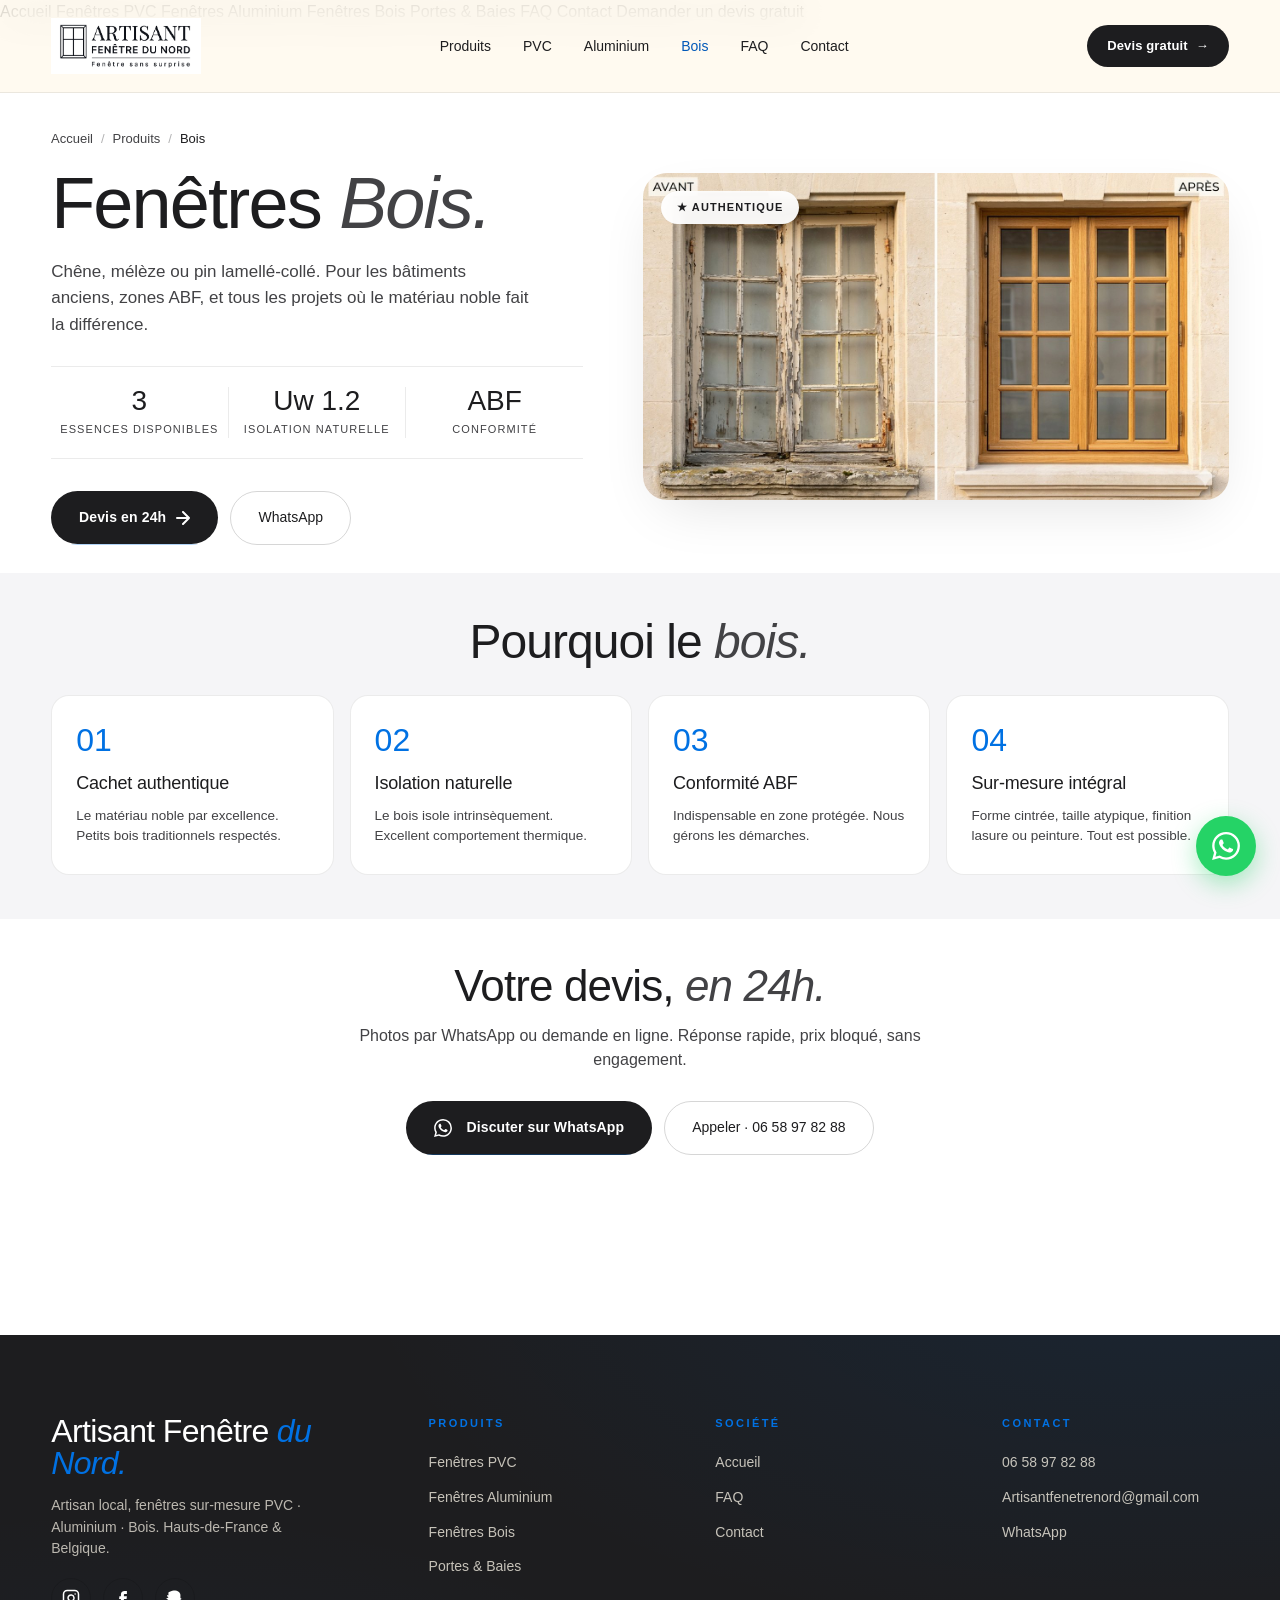
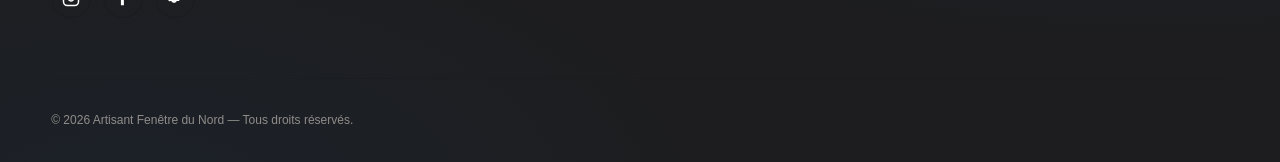
<file: pages/bois.html>
<!DOCTYPE html>
<html lang="fr">
<head>
<meta charset="UTF-8" />
<meta name="viewport" content="width=device-width, initial-scale=1.0" />
<title>Fenêtres Bois sur-mesure | Artisant Fenêtre du Nord</title>
<meta name="description" content="Menuiserie bois chêne/mélèze/pin, conformité ABF. Restauration et neuf, devis 24h." />
<link rel="canonical" href="https://artisantfenetredunord.fr/pages/bois.html" />
<link rel="stylesheet" href="../assets/styles.css" />
<link rel="icon" type="image/x-icon" href="../favicon.ico" />
<link rel="icon" type="image/png" sizes="32x32" href="../assets/favicon-32.png" />
<link rel="apple-touch-icon" sizes="180x180" href="../assets/apple-touch-icon.png" />
<link rel="manifest" href="../manifest.json" />
<meta name="theme-color" content="#0e0e0e" />
</head>

<body>

<!-- ===== NAV ===== -->
<nav class="nav">
  <div class="nav-inner">
    <a href="../index.html" class="nav-brand">
      <img class="nav-brand-mark" src="../assets/logo.png" alt="Artisant Fenêtre du Nord — Fenêtre sans surprise" />
    </a>
    <ul class="nav-links">
      <li><a href="../index.html#produits">Produits</a></li>
      <li><a href="pvc.html">PVC</a></li>
      <li><a href="aluminium.html">Aluminium</a></li>
      <li><a href="bois.html" style="color: var(--gold-deep);">Bois</a></li>
      <li><a href="faq.html">FAQ</a></li>
      <li><a href="contact.html">Contact</a></li>
    </ul>
    <a href="contact.html" class="nav-cta">Devis gratuit <span>→</span></a>
    <button class="nav-toggle" aria-label="Menu">
      <svg width="20" height="14" viewBox="0 0 20 14" fill="none"><path d="M1 1h18M1 7h18M1 13h18" stroke="currentColor" stroke-width="2" stroke-linecap="round"/></svg>
    </button>
  </div>
</nav>
<div class="mobile-menu">
  <a href="../index.html">Accueil</a>
  <a href="pvc.html">Fenêtres PVC</a>
  <a href="aluminium.html">Fenêtres Aluminium</a>
  <a href="bois.html">Fenêtres Bois</a>
  <a href="portes-baies-portails.html">Portes & Baies</a>
  <a href="faq.html">FAQ</a>
  <a href="contact.html">Contact</a>
  <a href="contact.html" class="mobile-cta">Demander un devis gratuit</a>
</div>

<!-- ===== HERO ===== -->
<section class="p-hero">
  <div class="p-hero-inner">
    <div class="p-hero-text">
      <div class="breadcrumb reveal">
        <a href="../index.html">Accueil</a>
        <span class="sep">/</span>
        <a href="../index.html#produits">Produits</a>
        <span class="sep">/</span>
        <span style="color: var(--ink);">Bois</span>
      </div>
      <h1 class="reveal">Fenêtres <em>Bois.</em></h1>
      <p class="lead reveal">Chêne, mélèze ou pin lamellé-collé. Pour les bâtiments anciens, zones ABF, et tous les projets où le matériau noble fait la différence.</p>

      <div class="p-hero-stats reveal">
        <div><div class="num">3</div><div class="lbl">essences disponibles</div></div>
        <div><div class="num">Uw 1.2</div><div class="lbl">isolation naturelle</div></div>
        <div><div class="num">ABF</div><div class="lbl">conformité</div></div>
      </div>

      <div class="p-hero-cta reveal">
        <a href="contact.html" class="btn-primary">
          <span>Devis en 24h</span>
          <svg width="14" height="14" viewBox="0 0 14 14" fill="none"><path d="M1 7h12m0 0L7 1m6 6L7 13" stroke="currentColor" stroke-width="2" stroke-linecap="round"/></svg>
        </a>
        <a href="#" class="btn-ghost" data-whatsapp="Bonjour, je souhaite un devis pour des fenêtres bois."><span>WhatsApp</span></a>
      </div>
    </div>

    <div class="p-hero-image reveal">
      <span class="p-hero-image-tag">★ Authentique</span>
      <img src="../assets/produits/fenetre-bois-avant-apres.png" alt="Avant et après — transformation visible" />
    </div>
  </div>
</section>

<!-- ===== POURQUOI ===== -->
<section class="p-why">
  <div class="p-why-inner">
    <div class="p-why-header reveal">
      <h2>Pourquoi le <em>bois.</em></h2>
    </div>
    <div class="p-why-grid">
      <div class="p-why-card reveal"><div class="num">01</div><h3>Cachet authentique</h3><p>Le matériau noble par excellence. Petits bois traditionnels respectés.</p></div>
      <div class="p-why-card reveal"><div class="num">02</div><h3>Isolation naturelle</h3><p>Le bois isole intrinsèquement. Excellent comportement thermique.</p></div>
      <div class="p-why-card reveal"><div class="num">03</div><h3>Conformité ABF</h3><p>Indispensable en zone protégée. Nous gérons les démarches.</p></div>
      <div class="p-why-card reveal"><div class="num">04</div><h3>Sur-mesure intégral</h3><p>Forme cintrée, taille atypique, finition lasure ou peinture. Tout est possible.</p></div>
    </div>
  </div>
</section>

<!-- ===== CTA FINAL ===== -->
<section class="p-cta">
  <div class="p-cta-inner">
    <h2>Votre devis, <em>en 24h.</em></h2>
    <p>Photos par WhatsApp ou demande en ligne. Réponse rapide, prix bloqué, sans engagement.</p>
    <div class="p-cta-buttons">
      <a href="#" data-whatsapp="Bonjour, je souhaite un devis pour des fenêtres bois." class="btn-primary">
        <svg width="18" height="18" viewBox="0 0 24 24" fill="currentColor" style="margin-right: 4px;"><path d="M17.472 14.382c-.297-.149-1.758-.867-2.03-.967-.273-.099-.471-.148-.67.15-.197.297-.767.966-.94 1.164-.173.199-.347.223-.644.075-.297-.15-1.255-.463-2.39-1.475-.883-.788-1.48-1.761-1.653-2.059-.173-.297-.018-.458.13-.606.134-.133.298-.347.446-.52.149-.174.198-.298.298-.497.099-.198.05-.371-.025-.52-.075-.149-.669-1.612-.916-2.207-.242-.579-.487-.5-.669-.51-.173-.008-.371-.01-.57-.01-.198 0-.52.074-.792.372-.272.297-1.04 1.016-1.04 2.479 0 1.462 1.065 2.875 1.213 3.074.149.198 2.096 3.2 5.077 4.487.709.306 1.262.489 1.694.625.712.227 1.36.195 1.871.118.571-.085 1.758-.719 2.006-1.413.248-.694.248-1.289.173-1.413-.074-.124-.272-.198-.57-.347m-5.421 7.403h-.004a9.87 9.87 0 01-5.031-1.378l-.361-.214-3.741.982.998-3.648-.235-.374a9.86 9.86 0 01-1.51-5.26c.001-5.45 4.436-9.884 9.888-9.884 2.64 0 5.122 1.03 6.988 2.898a9.825 9.825 0 012.893 6.994c-.003 5.45-4.437 9.884-9.885 9.884m8.413-18.297A11.815 11.815 0 0012.05 0C5.495 0 .16 5.335.157 11.892c0 2.096.547 4.142 1.588 5.945L.057 24l6.305-1.654a11.882 11.882 0 005.683 1.448h.005c6.554 0 11.89-5.335 11.893-11.893a11.821 11.821 0 00-3.48-8.413z"/></svg>
        <span>Discuter sur WhatsApp</span>
      </a>
      <a href="tel:0658978288" class="btn-ghost"><span>Appeler · 06 58 97 82 88</span></a>
    </div>
  </div>
</section>

<!-- ===== FOOTER ===== -->
<footer class="footer">
  <div class="footer-inner">
    <div class="footer-top">
      <div class="footer-brand">
        <h3>Artisant Fenêtre <em>du Nord.</em></h3>
        <p>Artisan local, fenêtres sur-mesure PVC · Aluminium · Bois. Hauts-de-France & Belgique.</p>
        <div class="footer-socials">
          <a href="https://www.instagram.com/artisant.fenetre.dunord/" target="_blank" rel="noopener" aria-label="Instagram">
            <svg viewBox="0 0 24 24" fill="none" stroke="currentColor" stroke-width="2" stroke-linecap="round" stroke-linejoin="round"><rect x="2" y="2" width="20" height="20" rx="5"/><path d="M16 11.37A4 4 0 1 1 12.63 8 4 4 0 0 1 16 11.37z"/><line x1="17.5" y1="6.5" x2="17.51" y2="6.5"/></svg>
          </a>
          <a href="https://www.facebook.com/artisant.fenetre.dunord" target="_blank" rel="noopener" aria-label="Facebook">
            <svg viewBox="0 0 24 24" fill="currentColor"><path d="M9.198 21.5h4v-8.01h3.604l.396-3.98h-4V7.5a1 1 0 0 1 1-1h3v-4h-3a5 5 0 0 0-5 5v2.01h-2l-.396 3.98h2.396v8.01z"/></svg>
          </a>
          <a href="https://www.snapchat.com/add/artisantfenetre" target="_blank" rel="noopener" aria-label="Snapchat">
            <svg viewBox="0 0 24 24" fill="currentColor"><path d="M12.166 2c2.946-.005 5.92 1.81 6.85 4.785.339 1.087.222 2.244.213 3.38-.007.736.045 1.474 0 2.21.155.044.32.058.475.105.288.06.587.157.798.376.107.268-.029.555-.236.731-.555.503-1.32.677-1.973 1.022-.355.235-.499.659-.711 1.005-.163.275-.42.502-.748.523-.461.058-.913-.097-1.376-.107-.564-.007-1.137.137-1.561.523-.443.396-.751.918-1.232 1.281-.527.388-1.182.587-1.832.6-.871.06-1.717-.27-2.422-.752-.482-.34-.791-.87-1.286-1.193-.514-.305-1.139-.385-1.722-.305-.376.058-.764.182-1.143.087-.474-.114-.711-.604-.918-1.005-.207-.356-.337-.79-.692-1.024-.532-.303-1.142-.473-1.65-.819a1.32 1.32 0 0 1-.43-.464c-.106-.272.107-.557.366-.654.346-.155.74-.155 1.085-.319.376-.144.74-.376.972-.713.087-.146.155-.304.213-.464-.585-.27-1.21-.526-1.642-1.03-.27-.318-.388-.78-.193-1.165.116-.21.347-.318.575-.358.21-.04.405.04.59.135.183.087.376.184.585.193.118 0 .184-.117.193-.222.038-.434-.058-.87-.077-1.302-.06-.957-.155-1.95.184-2.876C5.41 4.04 7.787 2.434 10.295 2.097c.621-.087 1.247-.107 1.871-.097z"/></svg>
          </a>
        </div>
      </div>
      <div class="footer-col">
        <h4>Produits</h4>
        <ul>
          <li><a href="pvc.html">Fenêtres PVC</a></li>
          <li><a href="aluminium.html">Fenêtres Aluminium</a></li>
          <li><a href="bois.html">Fenêtres Bois</a></li>
          <li><a href="portes-baies-portails.html">Portes & Baies</a></li>
        </ul>
      </div>
      <div class="footer-col">
        <h4>Société</h4>
        <ul>
          <li><a href="../index.html">Accueil</a></li>
          <li><a href="faq.html">FAQ</a></li>
          <li><a href="contact.html">Contact</a></li>
        </ul>
      </div>
      <div class="footer-col">
        <h4>Contact</h4>
        <ul>
          <li><a href="tel:0658978288">06 58 97 82 88</a></li>
          <li><a href="mailto:Artisantfenetrenord@gmail.com">Artisantfenetrenord@gmail.com</a></li>
          <li><a href="#" data-whatsapp="Bonjour">WhatsApp</a></li>
        </ul>
      </div>
    </div>
    <div class="footer-bottom">
      <p>© 2026 Artisant Fenêtre du Nord — Tous droits réservés.</p>
    </div>
  </div>
</footer>

<a href="#" class="wa-float" data-whatsapp="Bonjour, je souhaite un devis pour des fenêtres bois." aria-label="WhatsApp">
  <svg width="28" height="28" viewBox="0 0 24 24" fill="currentColor"><path d="M17.472 14.382c-.297-.149-1.758-.867-2.03-.967-.273-.099-.471-.148-.67.15-.197.297-.767.966-.94 1.164-.173.199-.347.223-.644.075-.297-.15-1.255-.463-2.39-1.475-.883-.788-1.48-1.761-1.653-2.059-.173-.297-.018-.458.13-.606.134-.133.298-.347.446-.52.149-.174.198-.298.298-.497.099-.198.05-.371-.025-.52-.075-.149-.669-1.612-.916-2.207-.242-.579-.487-.5-.669-.51-.173-.008-.371-.01-.57-.01-.198 0-.52.074-.792.372-.272.297-1.04 1.016-1.04 2.479 0 1.462 1.065 2.875 1.213 3.074.149.198 2.096 3.2 5.077 4.487.709.306 1.262.489 1.694.625.712.227 1.36.195 1.871.118.571-.085 1.758-.719 2.006-1.413.248-.694.248-1.289.173-1.413-.074-.124-.272-.198-.57-.347m-5.421 7.403h-.004a9.87 9.87 0 01-5.031-1.378l-.361-.214-3.741.982.998-3.648-.235-.374a9.86 9.86 0 01-1.51-5.26c.001-5.45 4.436-9.884 9.888-9.884 2.64 0 5.122 1.03 6.988 2.898a9.825 9.825 0 012.893 6.994c-.003 5.45-4.437 9.884-9.885 9.884m8.413-18.297A11.815 11.815 0 0012.05 0C5.495 0 .16 5.335.157 11.892c0 2.096.547 4.142 1.588 5.945L.057 24l6.305-1.654a11.882 11.882 0 005.683 1.448h.005c6.554 0 11.89-5.335 11.893-11.893a11.821 11.821 0 00-3.48-8.413z"/></svg>
</a>

<style>
.wa-float { position: fixed; bottom: 24px; right: 24px; width: 60px; height: 60px; background: #25D366; border-radius: 50%; display: grid; place-items: center; color: white; z-index: 50; box-shadow: 0 8px 24px rgba(37, 211, 102, 0.4); transition: transform 0.25s; }
.wa-float:hover { transform: scale(1.1); }
@media (max-width: 600px) { .wa-float { bottom: 16px; right: 16px; width: 56px; height: 56px; } }
</style>
<script src="../assets/script.js"></script>

</body>
</html>
</file>
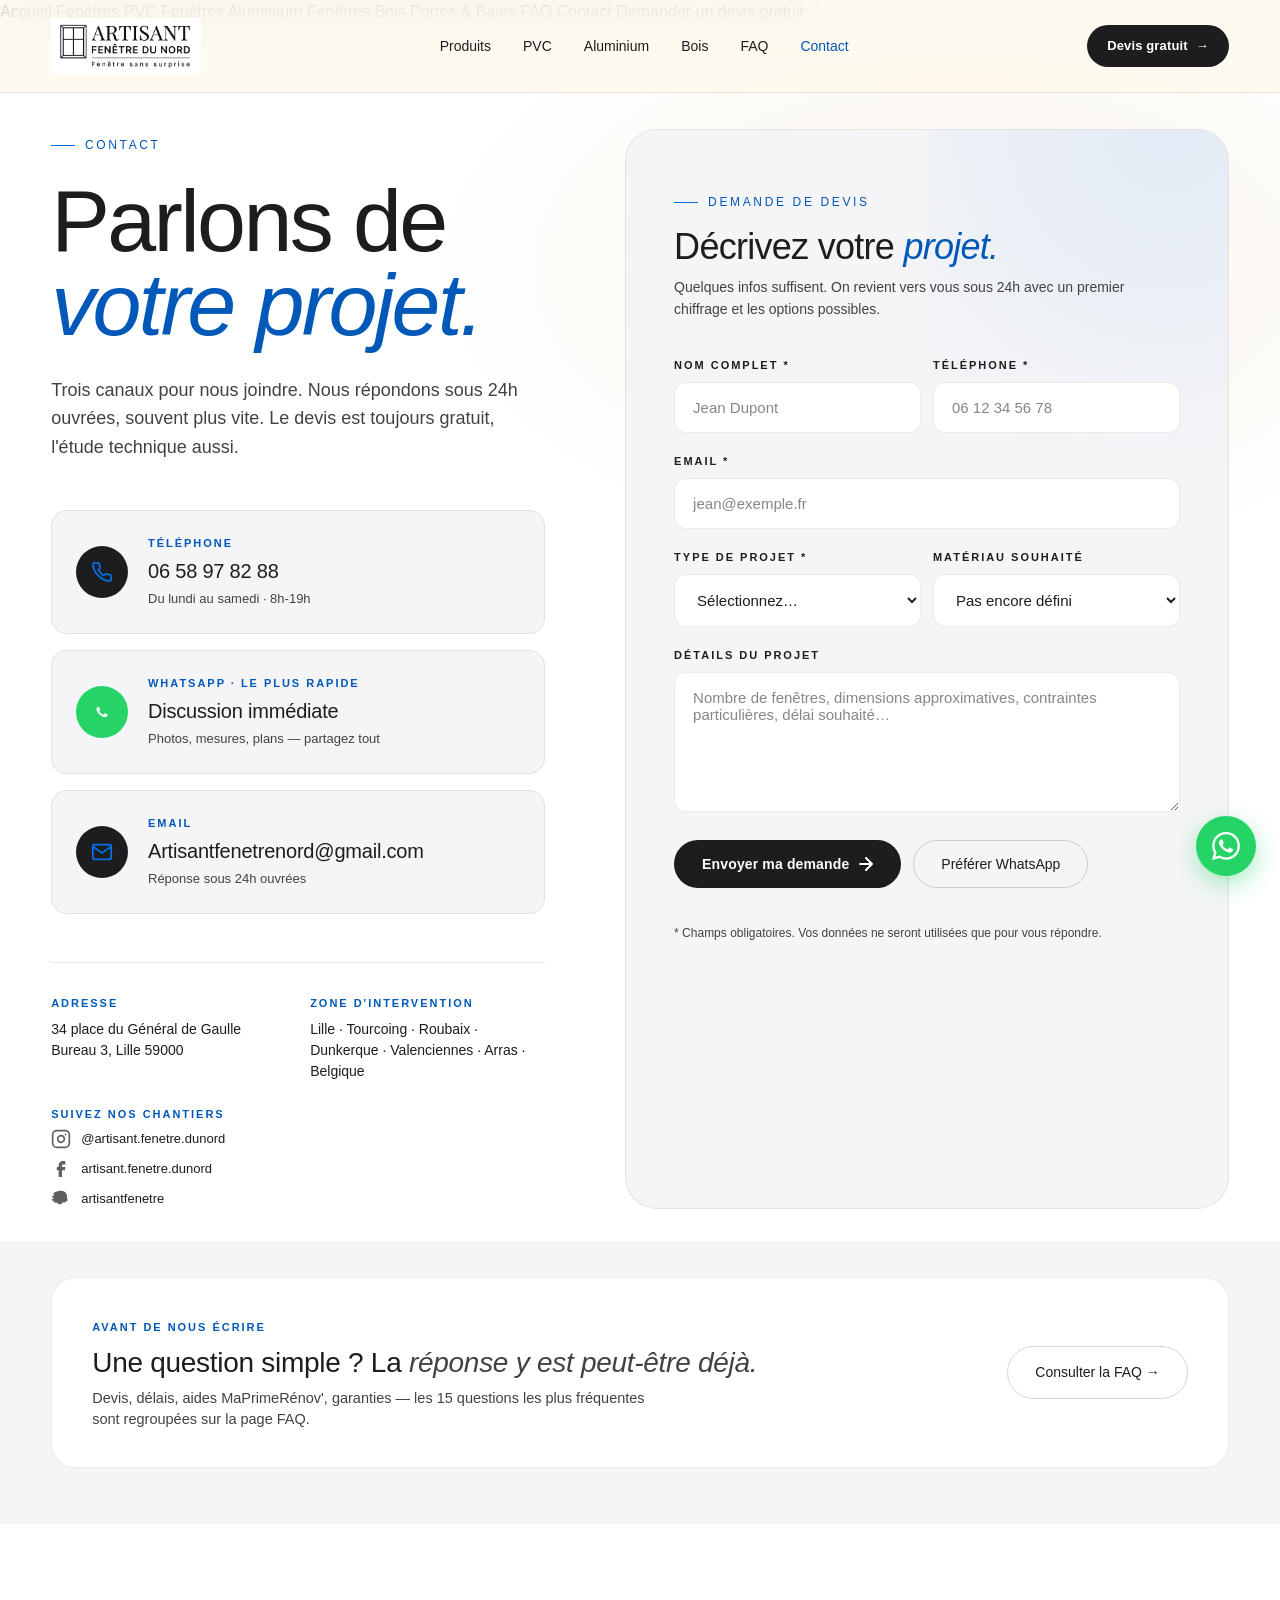
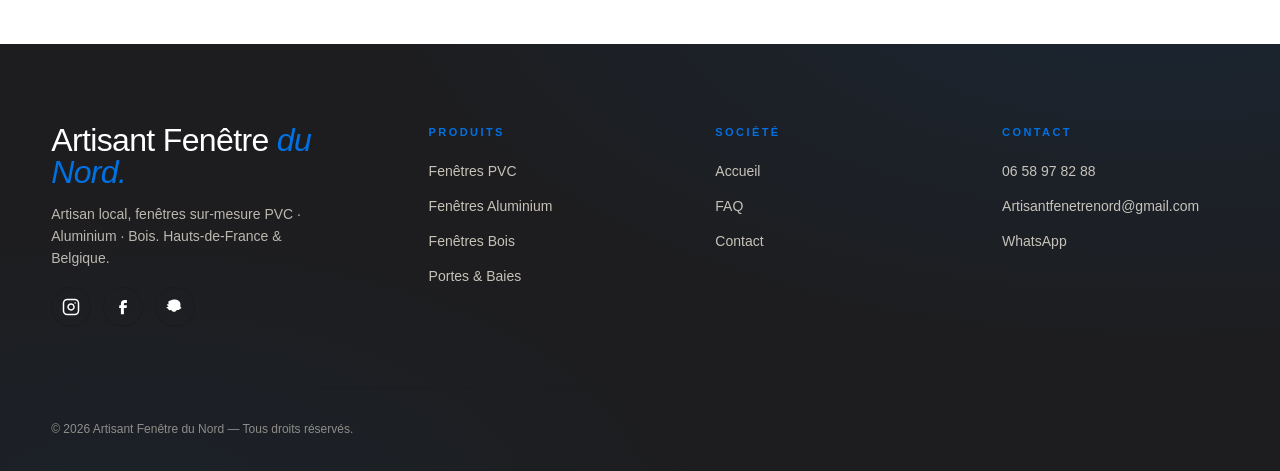
<file: pages/contact.html>
<!DOCTYPE html>
<html lang="fr">
<head>
<meta charset="UTF-8" />
<meta name="viewport" content="width=device-width, initial-scale=1.0" />
<title>Contact & Devis gratuit | Artisant Fenêtre du Nord — Lille, Tourcoing, Belgique</title>
<meta name="description" content="Contactez Artisant Fenêtre du Nord. Devis gratuit en 24h pour vos fenêtres PVC, aluminium ou bois. Tél : 06 58 97 82 88 — WhatsApp ou email. Lille, Nord, Belgique." />
<meta name="keywords" content="contact artisan fenêtre Nord, devis gratuit fenêtre Lille, demande devis menuiserie, WhatsApp fenêtre Tourcoing" />
<link rel="canonical" href="https://artisantfenetredunord.fr/pages/contact.html" />
<link rel="stylesheet" href="../assets/styles.css" />
<style>
.contact-hero {
  position: relative;
  padding: 104px var(--gutter) 32px;
  overflow: hidden;
}
.contact-hero::before {
  content: '';
  position: absolute;
  inset: 0;
  background: radial-gradient(900px 500px at 75% 20%, rgba(212, 162, 76, 0.13), transparent 60%);
  pointer-events: none;
}
.contact-grid {
  position: relative;
  max-width: var(--max-w);
  margin: 0 auto;
  display: grid;
  grid-template-columns: 0.9fr 1.1fr;
  gap: 80px;
}
.contact-info h1 {
  font-family: var(--font-display);
  font-weight: 400;
  font-size: clamp(48px, 8vw, 88px);
  line-height: 0.96;
  letter-spacing: -0.03em;
  color: var(--ink);
  margin: 24px 0 28px;
}
.contact-info h1 em { font-style: italic; color: var(--gold-deep); }
.contact-info .lead {
  font-size: 18px;
  color: var(--ink-soft);
  margin-bottom: 48px;
  line-height: 1.6;
}

.contact-channels {
  display: flex;
  flex-direction: column;
  gap: 16px;
  margin-bottom: 48px;
}
.channel {
  display: flex;
  align-items: center;
  gap: 20px;
  padding: 24px;
  background: var(--paper);
  border: 1px solid var(--line);
  border-radius: 16px;
  transition: all 0.25s;
  color: var(--ink);
}
.channel:hover {
  background: var(--cream-warm);
  border-color: var(--gold);
  transform: translateX(4px);
}
.channel-icon {
  width: 52px; height: 52px;
  border-radius: 50%;
  background: var(--ink);
  color: var(--gold);
  display: grid; place-items: center;
  flex-shrink: 0;
}
.channel.whatsapp .channel-icon { background: #25D366; color: white; }
.channel-text small {
  display: block;
  font-size: 11px;
  letter-spacing: 0.18em;
  text-transform: uppercase;
  color: var(--gold-deep);
  font-weight: 600;
  margin-bottom: 4px;
}
.channel-text strong {
  font-family: var(--font-display);
  font-size: 20px;
  font-weight: 500;
  letter-spacing: -0.01em;
}
.channel-text span { display: block; font-size: 13px; color: var(--ink-soft); margin-top: 2px; }

.contact-meta {
  padding-top: 32px;
  border-top: 1px solid var(--line);
  display: grid;
  grid-template-columns: 1fr 1fr;
  gap: 24px;
}
.meta-item small {
  font-size: 11px;
  letter-spacing: 0.18em;
  text-transform: uppercase;
  color: var(--gold-deep);
  font-weight: 600;
  margin-bottom: 6px;
  display: block;
}
.meta-item p { font-size: 14px; color: var(--ink); line-height: 1.5; }
.meta-socials {
  display: flex;
  flex-direction: column;
  gap: 10px;
  margin-top: 4px;
}
.meta-socials a {
  display: inline-flex;
  align-items: center;
  gap: 10px;
  font-size: 13px;
  color: var(--ink);
  font-weight: 500;
  transition: color 0.2s;
}
.meta-socials a:hover { color: var(--gold); }
.meta-socials svg { flex-shrink: 0; opacity: 0.7; }

/* Form */
.contact-form-wrapper {
  background: var(--paper);
  color: var(--ink);
  border: 1px solid var(--line);
  border-radius: 32px;
  padding: 56px 48px;
  position: relative;
  overflow: hidden;
}
.contact-form-wrapper::before {
  content: '';
  position: absolute;
  top: -50%; right: -30%;
  width: 80%; height: 100%;
  background: radial-gradient(circle, rgba(0, 113, 227, 0.08), transparent 60%);
  pointer-events: none;
}
.contact-form-wrapper > * { position: relative; }
.contact-form-wrapper h2 {
  font-family: var(--font-display);
  font-size: 36px;
  font-weight: 500;
  letter-spacing: -0.02em;
  line-height: 1.05;
  margin: 16px 0 12px;
  color: var(--ink);
}
.contact-form-wrapper h2 em { color: var(--gold-deep); font-style: italic; }
.contact-form-wrapper > p { color: var(--ink-soft); font-size: 14px; margin-bottom: 36px; }
.contact-form-wrapper .eyebrow { color: var(--gold-deep); }

.form-grid {
  display: grid;
  gap: 20px;
}
.form-row {
  display: grid;
  grid-template-columns: 1fr 1fr;
  gap: 12px;
}
.contact-form-wrapper .field label {
  color: var(--ink);
  font-weight: 600;
}
.contact-form-wrapper .field input,
.contact-form-wrapper .field select,
.contact-form-wrapper .field textarea {
  background: var(--cream);
  border: 1px solid var(--line);
  color: var(--ink);
}
.contact-form-wrapper .field input::placeholder,
.contact-form-wrapper .field textarea::placeholder {
  color: var(--silver);
}
.contact-form-wrapper .field input:focus,
.contact-form-wrapper .field select:focus,
.contact-form-wrapper .field textarea:focus {
  background: var(--cream);
  border-color: var(--gold);
  box-shadow: 0 0 0 3px rgba(0, 113, 227, 0.12);
}
.form-submit {
  display: flex;
  gap: 12px;
  margin-top: 8px;
  flex-wrap: wrap;
}
.form-submit button.btn-primary {
  background: var(--ink);
  color: var(--cream);
  cursor: pointer;
}
.form-submit button.btn-primary::before { background: var(--gold); }
.form-submit button.btn-primary:hover span,
.form-submit button.btn-primary:hover svg { color: var(--cream); }
.form-submit .btn-ghost {
  color: var(--ink);
  border-color: var(--line-strong);
  cursor: pointer;
  background: none;
  font-family: var(--font-body);
}
.form-submit .btn-ghost:hover {
  background: var(--ink);
  color: var(--cream);
  border-color: var(--ink);
}
.form-note {
  font-size: 12px;
  color: var(--ink-soft);
  margin-top: 16px;
}

#formSuccess {
  display: none;
  align-items: center;
  gap: 12px;
  padding: 16px 20px;
  background: rgba(37, 211, 102, 0.15);
  border: 1px solid #25D366;
  border-radius: 12px;
  color: #25D366;
  margin-bottom: 20px;
  font-size: 14px;
}

@media (max-width: 1000px) {
  .contact-grid { grid-template-columns: 1fr; gap: 50px; }
  .contact-form-wrapper { padding: 40px 28px; }
}
@media (max-width: 600px) {
  .form-row { grid-template-columns: 1fr; }
  .contact-meta { grid-template-columns: 1fr; }
  .contact-hero { padding: 88px var(--gutter) 24px; }
}

/* Lien vers la FAQ */
.contact-faq-link {
  padding: 36px var(--gutter) 56px;
  background: var(--paper);
}
.contact-faq-link-inner {
  max-width: var(--max-w);
  margin: 0 auto;
  background: var(--cream);
  border: 1px solid var(--line);
  border-radius: 24px;
  padding: 36px 40px;
  display: flex;
  align-items: center;
  justify-content: space-between;
  gap: 40px;
}
.contact-faq-link-inner .eyebrow {
  display: inline-block;
  font-size: 11px;
  letter-spacing: 0.18em;
  text-transform: uppercase;
  color: var(--gold-deep);
  font-weight: 600;
  margin-bottom: 10px;
}
.contact-faq-link-inner h3 {
  font-family: var(--font-display);
  font-size: clamp(22px, 2.6vw, 28px);
  font-weight: 500;
  letter-spacing: -0.01em;
  color: var(--ink);
  margin-bottom: 8px;
  line-height: 1.2;
}
.contact-faq-link-inner h3 em {
  font-style: italic;
  color: var(--ink-soft);
}
.contact-faq-link-inner p {
  font-size: 14.5px;
  color: var(--ink-soft);
  max-width: 560px;
  line-height: 1.5;
}
.contact-faq-link-inner .btn-ghost {
  flex-shrink: 0;
}
@media (max-width: 800px) {
  .contact-faq-link-inner {
    flex-direction: column;
    align-items: flex-start;
    gap: 20px;
    padding: 28px 24px;
  }
}

.wa-float { position: fixed; bottom: 24px; right: 24px; width: 60px; height: 60px; background: #25D366; border-radius: 50%; display: grid; place-items: center; color: white; z-index: 50; box-shadow: 0 8px 24px rgba(37, 211, 102, 0.4); transition: transform 0.25s; }
.wa-float:hover { transform: scale(1.1); }
@media (max-width: 600px) { .wa-float { bottom: 16px; right: 16px; width: 56px; height: 56px; } }
</style>
<link rel="icon" type="image/x-icon" href="../favicon.ico" />
<link rel="icon" type="image/png" sizes="16x16" href="../assets/favicon-16.png" />
<link rel="icon" type="image/png" sizes="32x32" href="../assets/favicon-32.png" />
<link rel="apple-touch-icon" sizes="180x180" href="../assets/apple-touch-icon.png" />
<link rel="manifest" href="../manifest.json" />
<meta name="theme-color" content="#0A1628" />
</head>

<body>

<nav class="nav">
  <div class="nav-inner">
    <a href="../index.html" class="nav-brand">
      <img class="nav-brand-mark" src="../assets/logo.png" alt="Artisant Fenêtre du Nord — Fenêtre sans surprise" />
    </a>
    <ul class="nav-links">
      <li><a href="../index.html#produits">Produits</a></li>
      <li><a href="pvc.html">PVC</a></li>
      <li><a href="aluminium.html">Aluminium</a></li>
      <li><a href="bois.html">Bois</a></li>
      <li><a href="faq.html">FAQ</a></li>
      <li><a href="contact.html" style="color: var(--gold-deep);">Contact</a></li>
    </ul>
    <a href="contact.html" class="nav-cta">Devis gratuit <span>→</span></a>
    <button class="nav-toggle" aria-label="Menu">
      <svg width="20" height="14" viewBox="0 0 20 14" fill="none"><path d="M1 1h18M1 7h18M1 13h18" stroke="currentColor" stroke-width="2" stroke-linecap="round"/></svg>
    </button>
  </div>
</nav>
<div class="mobile-menu">
  <a href="../index.html">Accueil</a>
  <a href="pvc.html">Fenêtres PVC</a>
  <a href="aluminium.html">Fenêtres Aluminium</a>
  <a href="bois.html">Fenêtres Bois</a>
  <a href="portes-baies-portails.html">Portes & Baies</a>
  <a href="faq.html">FAQ</a>
  <a href="contact.html">Contact</a>
  <a href="contact.html" class="mobile-cta">Demander un devis gratuit</a>
</div>

<section class="contact-hero">
  <div class="contact-grid">
    <!-- Info column -->
    <div class="contact-info">
      <span class="eyebrow reveal">Contact</span>
      <h1 class="reveal">Parlons de <em>votre projet.</em></h1>
      <p class="lead reveal">Trois canaux pour nous joindre. Nous répondons sous 24h ouvrées, souvent plus vite. Le devis est toujours gratuit, l'étude technique aussi.</p>

      <div class="contact-channels">
        <a href="tel:0658978288" class="channel reveal">
          <div class="channel-icon">
            <svg width="22" height="22" viewBox="0 0 24 24" fill="none" stroke="currentColor" stroke-width="2"><path d="M22 16.92v3a2 2 0 01-2.18 2 19.79 19.79 0 01-8.63-3.07 19.5 19.5 0 01-6-6 19.79 19.79 0 01-3.07-8.67A2 2 0 014.11 2h3a2 2 0 012 1.72 12.84 12.84 0 00.7 2.81 2 2 0 01-.45 2.11L8.09 9.91a16 16 0 006 6l1.27-1.27a2 2 0 012.11-.45 12.84 12.84 0 002.81.7A2 2 0 0122 16.92z"/></svg>
          </div>
          <div class="channel-text">
            <small>Téléphone</small>
            <strong>06 58 97 82 88</strong>
            <span>Du lundi au samedi · 8h-19h</span>
          </div>
        </a>

        <a href="#" class="channel whatsapp reveal" data-whatsapp="Bonjour, je souhaite obtenir un devis pour mes fenêtres.">
          <div class="channel-icon">
            <svg width="22" height="22" viewBox="0 0 24 24" fill="currentColor"><path d="M17.472 14.382c-.297-.149-1.758-.867-2.03-.967-.273-.099-.471-.148-.67.15-.197.297-.767.966-.94 1.164-.173.199-.347.223-.644.075-.297-.15-1.255-.463-2.39-1.475-.883-.788-1.48-1.761-1.653-2.059-.173-.297-.018-.458.13-.606.134-.133.298-.347.446-.52.149-.174.198-.298.298-.497.099-.198.05-.371-.025-.52-.075-.149-.669-1.612-.916-2.207-.242-.579-.487-.5-.669-.51-.173-.008-.371-.01-.57-.01-.198 0-.52.074-.792.372-.272.297-1.04 1.016-1.04 2.479 0 1.462 1.065 2.875 1.213 3.074.149.198 2.096 3.2 5.077 4.487.709.306 1.262.489 1.694.625.712.227 1.36.195 1.871.118.571-.085 1.758-.719 2.006-1.413.248-.694.248-1.289.173-1.413-.074-.124-.272-.198-.57-.347"/></svg>
          </div>
          <div class="channel-text">
            <small>WhatsApp · Le plus rapide</small>
            <strong>Discussion immédiate</strong>
            <span>Photos, mesures, plans — partagez tout</span>
          </div>
        </a>

        <a href="mailto:Artisantfenetrenord@gmail.com" class="channel reveal">
          <div class="channel-icon">
            <svg width="22" height="22" viewBox="0 0 24 24" fill="none" stroke="currentColor" stroke-width="2"><path d="M4 4h16c1.1 0 2 .9 2 2v12c0 1.1-.9 2-2 2H4c-1.1 0-2-.9-2-2V6c0-1.1.9-2 2-2z"/><polyline points="22,6 12,13 2,6"/></svg>
          </div>
          <div class="channel-text">
            <small>Email</small>
            <strong>Artisantfenetrenord@gmail.com</strong>
            <span>Réponse sous 24h ouvrées</span>
          </div>
        </a>
      </div>

      <div class="contact-meta reveal">
        <div class="meta-item">
          <small>Adresse</small>
          <p>34 place du Général de Gaulle<br>Bureau 3, Lille 59000</p>
        </div>
        <div class="meta-item">
          <small>Zone d'intervention</small>
          <p>Lille · Tourcoing · Roubaix · Dunkerque · Valenciennes · Arras · Belgique</p>
        </div>
        <div class="meta-item">
          <small>Suivez nos chantiers</small>
          <div class="meta-socials">
            <a href="https://www.instagram.com/artisant.fenetre.dunord/" target="_blank" rel="noopener" aria-label="Instagram">
              <svg width="20" height="20" viewBox="0 0 24 24" fill="none" stroke="currentColor" stroke-width="2" stroke-linecap="round" stroke-linejoin="round"><rect x="2" y="2" width="20" height="20" rx="5"/><path d="M16 11.37A4 4 0 1 1 12.63 8 4 4 0 0 1 16 11.37z"/><line x1="17.5" y1="6.5" x2="17.51" y2="6.5"/></svg>
              <span>@artisant.fenetre.dunord</span>
            </a>
            <a href="https://www.facebook.com/artisant.fenetre.dunord" target="_blank" rel="noopener" aria-label="Facebook">
              <svg width="20" height="20" viewBox="0 0 24 24" fill="currentColor"><path d="M9.198 21.5h4v-8.01h3.604l.396-3.98h-4V7.5a1 1 0 0 1 1-1h3v-4h-3a5 5 0 0 0-5 5v2.01h-2l-.396 3.98h2.396v8.01z"/></svg>
              <span>artisant.fenetre.dunord</span>
            </a>
            <a href="https://www.snapchat.com/add/artisantfenetre" target="_blank" rel="noopener" aria-label="Snapchat">
              <svg width="20" height="20" viewBox="0 0 24 24" fill="currentColor"><path d="M12.166 2c2.946-.005 5.92 1.81 6.85 4.785.339 1.087.222 2.244.213 3.38-.007.736.045 1.474 0 2.21.155.044.32.058.475.105.288.06.587.157.798.376.107.268-.029.555-.236.731-.555.503-1.32.677-1.973 1.022-.355.235-.499.659-.711 1.005-.163.275-.42.502-.748.523-.461.058-.913-.097-1.376-.107-.564-.007-1.137.137-1.561.523-.443.396-.751.918-1.232 1.281-.527.388-1.182.587-1.832.6-.871.06-1.717-.27-2.422-.752-.482-.34-.791-.87-1.286-1.193-.514-.305-1.139-.385-1.722-.305-.376.058-.764.182-1.143.087-.474-.114-.711-.604-.918-1.005-.207-.356-.337-.79-.692-1.024-.532-.303-1.142-.473-1.65-.819a1.32 1.32 0 0 1-.43-.464c-.106-.272.107-.557.366-.654.346-.155.74-.155 1.085-.319.376-.144.74-.376.972-.713.087-.146.155-.304.213-.464-.585-.27-1.21-.526-1.642-1.03-.27-.318-.388-.78-.193-1.165.116-.21.347-.318.575-.358.21-.04.405.04.59.135.183.087.376.184.585.193.118 0 .184-.117.193-.222.038-.434-.058-.87-.077-1.302-.06-.957-.155-1.95.184-2.876C5.41 4.04 7.787 2.434 10.295 2.097c.621-.087 1.247-.107 1.871-.097z"/></svg>
              <span>artisantfenetre</span>
            </a>
          </div>
        </div>
      </div>
    </div>

    <!-- Form column -->
    <div class="contact-form-wrapper reveal">
      <span class="eyebrow">Demande de devis</span>
      <h2>Décrivez votre <em>projet.</em></h2>
      <p>Quelques infos suffisent. On revient vers vous sous 24h avec un premier chiffrage et les options possibles.</p>

      <div id="formSuccess">
        <span>✓</span>
        <span>Votre client mail s'est ouvert. Si rien ne se passe, contactez-nous directement par WhatsApp.</span>
      </div>

      <form id="contactForm" class="form-grid">
        <div class="form-row">
          <div class="field">
            <label for="name">Nom complet *</label>
            <input type="text" id="name" name="name" placeholder="Jean Dupont" required />
          </div>
          <div class="field">
            <label for="phone">Téléphone *</label>
            <input type="tel" id="phone" name="phone" placeholder="06 12 34 56 78" required />
          </div>
        </div>

        <div class="field">
          <label for="email">Email *</label>
          <input type="email" id="email" name="email" placeholder="jean@exemple.fr" required />
        </div>

        <div class="form-row">
          <div class="field">
            <label for="project">Type de projet *</label>
            <select id="project" name="project" required>
              <option value="">Sélectionnez…</option>
              <option>Fenêtres (rénovation)</option>
              <option>Fenêtres (neuf)</option>
              <option>Baie vitrée</option>
              <option>Porte d'entrée</option>
              <option>Porte de garage</option>
              <option>Portail / Clôture</option>
              <option>Projet complet (multi-postes)</option>
              <option>Autre</option>
            </select>
          </div>
          <div class="field">
            <label for="material">Matériau souhaité</label>
            <select id="material" name="material">
              <option value="">Pas encore défini</option>
              <option>PVC</option>
              <option>Aluminium</option>
              <option>Bois</option>
              <option>Mixte / À définir</option>
            </select>
          </div>
        </div>

        <div class="field">
          <label for="message">Détails du projet</label>
          <textarea id="message" name="message" placeholder="Nombre de fenêtres, dimensions approximatives, contraintes particulières, délai souhaité…"></textarea>
        </div>

        <div class="form-submit">
          <button type="submit" class="btn-primary">
            <span>Envoyer ma demande</span>
            <svg width="14" height="14" viewBox="0 0 14 14" fill="none"><path d="M1 7h12m0 0L7 1m6 6L7 13" stroke="currentColor" stroke-width="2" stroke-linecap="round"/></svg>
          </button>
          <button type="button" class="btn-ghost" data-whatsapp="Bonjour, je souhaite obtenir un devis pour mes fenêtres.">
            <span>Préférer WhatsApp</span>
          </button>
        </div>

        <p class="form-note">* Champs obligatoires. Vos données ne seront utilisées que pour vous répondre.</p>
      </form>
    </div>
  </div>
</section>

<!-- ===== LIEN FAQ ===== -->
<section class="contact-faq-link">
  <div class="contact-faq-link-inner">
    <div>
      <span class="eyebrow">Avant de nous écrire</span>
      <h3>Une question simple ? La <em>réponse y est peut-être déjà.</em></h3>
      <p>Devis, délais, aides MaPrimeRénov', garanties — les 15 questions les plus fréquentes sont regroupées sur la page FAQ.</p>
    </div>
    <a href="faq.html" class="btn-ghost"><span>Consulter la FAQ →</span></a>
  </div>
</section>

<footer class="footer">
  <div class="footer-inner">
    <div class="footer-top">
      <div class="footer-brand">
        <h3>Artisant Fenêtre <em>du Nord.</em></h3>
        <p>Artisan local, fenêtres sur-mesure PVC · Aluminium · Bois. Hauts-de-France & Belgique.</p>
        <div class="footer-socials">
          <a href="https://www.instagram.com/artisant.fenetre.dunord/" target="_blank" rel="noopener" aria-label="Instagram">
            <svg viewBox="0 0 24 24" fill="none" stroke="currentColor" stroke-width="2" stroke-linecap="round" stroke-linejoin="round"><rect x="2" y="2" width="20" height="20" rx="5"/><path d="M16 11.37A4 4 0 1 1 12.63 8 4 4 0 0 1 16 11.37z"/><line x1="17.5" y1="6.5" x2="17.51" y2="6.5"/></svg>
          </a>
          <a href="https://www.facebook.com/artisant.fenetre.dunord" target="_blank" rel="noopener" aria-label="Facebook">
            <svg viewBox="0 0 24 24" fill="currentColor"><path d="M9.198 21.5h4v-8.01h3.604l.396-3.98h-4V7.5a1 1 0 0 1 1-1h3v-4h-3a5 5 0 0 0-5 5v2.01h-2l-.396 3.98h2.396v8.01z"/></svg>
          </a>
          <a href="https://www.snapchat.com/add/artisantfenetre" target="_blank" rel="noopener" aria-label="Snapchat">
            <svg viewBox="0 0 24 24" fill="currentColor"><path d="M12.166 2c2.946-.005 5.92 1.81 6.85 4.785.339 1.087.222 2.244.213 3.38-.007.736.045 1.474 0 2.21.155.044.32.058.475.105.288.06.587.157.798.376.107.268-.029.555-.236.731-.555.503-1.32.677-1.973 1.022-.355.235-.499.659-.711 1.005-.163.275-.42.502-.748.523-.461.058-.913-.097-1.376-.107-.564-.007-1.137.137-1.561.523-.443.396-.751.918-1.232 1.281-.527.388-1.182.587-1.832.6-.871.06-1.717-.27-2.422-.752-.482-.34-.791-.87-1.286-1.193-.514-.305-1.139-.385-1.722-.305-.376.058-.764.182-1.143.087-.474-.114-.711-.604-.918-1.005-.207-.356-.337-.79-.692-1.024-.532-.303-1.142-.473-1.65-.819a1.32 1.32 0 0 1-.43-.464c-.106-.272.107-.557.366-.654.346-.155.74-.155 1.085-.319.376-.144.74-.376.972-.713.087-.146.155-.304.213-.464-.585-.27-1.21-.526-1.642-1.03-.27-.318-.388-.78-.193-1.165.116-.21.347-.318.575-.358.21-.04.405.04.59.135.183.087.376.184.585.193.118 0 .184-.117.193-.222.038-.434-.058-.87-.077-1.302-.06-.957-.155-1.95.184-2.876C5.41 4.04 7.787 2.434 10.295 2.097c.621-.087 1.247-.107 1.871-.097z"/></svg>
          </a>
        </div>
      </div>
      <div class="footer-col">
        <h4>Produits</h4>
        <ul>
          <li><a href="pvc.html">Fenêtres PVC</a></li>
          <li><a href="aluminium.html">Fenêtres Aluminium</a></li>
          <li><a href="bois.html">Fenêtres Bois</a></li>
          <li><a href="portes-baies-portails.html">Portes & Baies</a></li>
        </ul>
      </div>
      <div class="footer-col">
        <h4>Société</h4>
        <ul>
          <li><a href="../index.html">Accueil</a></li>
          <li><a href="faq.html">FAQ</a></li>
          <li><a href="contact.html">Contact</a></li>
        </ul>
      </div>
      <div class="footer-col">
        <h4>Contact</h4>
        <ul>
          <li><a href="tel:0658978288">06 58 97 82 88</a></li>
          <li><a href="mailto:Artisantfenetrenord@gmail.com">Artisantfenetrenord@gmail.com</a></li>
          <li><a href="#" data-whatsapp="Bonjour">WhatsApp</a></li>
        </ul>
      </div>
    </div>
    <div class="footer-bottom">
      <p>© 2026 Artisant Fenêtre du Nord — Tous droits réservés.</p>
    </div>
  </div>
</footer>

<a href="#" class="wa-float" data-whatsapp="Bonjour, je souhaite obtenir un devis pour mes fenêtres." aria-label="WhatsApp">
  <svg width="28" height="28" viewBox="0 0 24 24" fill="currentColor"><path d="M17.472 14.382c-.297-.149-1.758-.867-2.03-.967-.273-.099-.471-.148-.67.15-.197.297-.767.966-.94 1.164-.173.199-.347.223-.644.075-.297-.15-1.255-.463-2.39-1.475-.883-.788-1.48-1.761-1.653-2.059-.173-.297-.018-.458.13-.606.134-.133.298-.347.446-.52.149-.174.198-.298.298-.497.099-.198.05-.371-.025-.52-.075-.149-.669-1.612-.916-2.207-.242-.579-.487-.5-.669-.51-.173-.008-.371-.01-.57-.01-.198 0-.52.074-.792.372-.272.297-1.04 1.016-1.04 2.479 0 1.462 1.065 2.875 1.213 3.074.149.198 2.096 3.2 5.077 4.487.709.306 1.262.489 1.694.625.712.227 1.36.195 1.871.118.571-.085 1.758-.719 2.006-1.413.248-.694.248-1.289.173-1.413-.074-.124-.272-.198-.57-.347m-5.421 7.403h-.004a9.87 9.87 0 01-5.031-1.378l-.361-.214-3.741.982.998-3.648-.235-.374a9.86 9.86 0 01-1.51-5.26c.001-5.45 4.436-9.884 9.888-9.884 2.64 0 5.122 1.03 6.988 2.898a9.825 9.825 0 012.893 6.994c-.003 5.45-4.437 9.884-9.885 9.884m8.413-18.297A11.815 11.815 0 0012.05 0C5.495 0 .16 5.335.157 11.892c0 2.096.547 4.142 1.588 5.945L.057 24l6.305-1.654a11.882 11.882 0 005.683 1.448h.005c6.554 0 11.89-5.335 11.893-11.893a11.821 11.821 0 00-3.48-8.413z"/></svg>
</a>

<script src="../assets/script.js"></script>
</body>
</html>
</file>
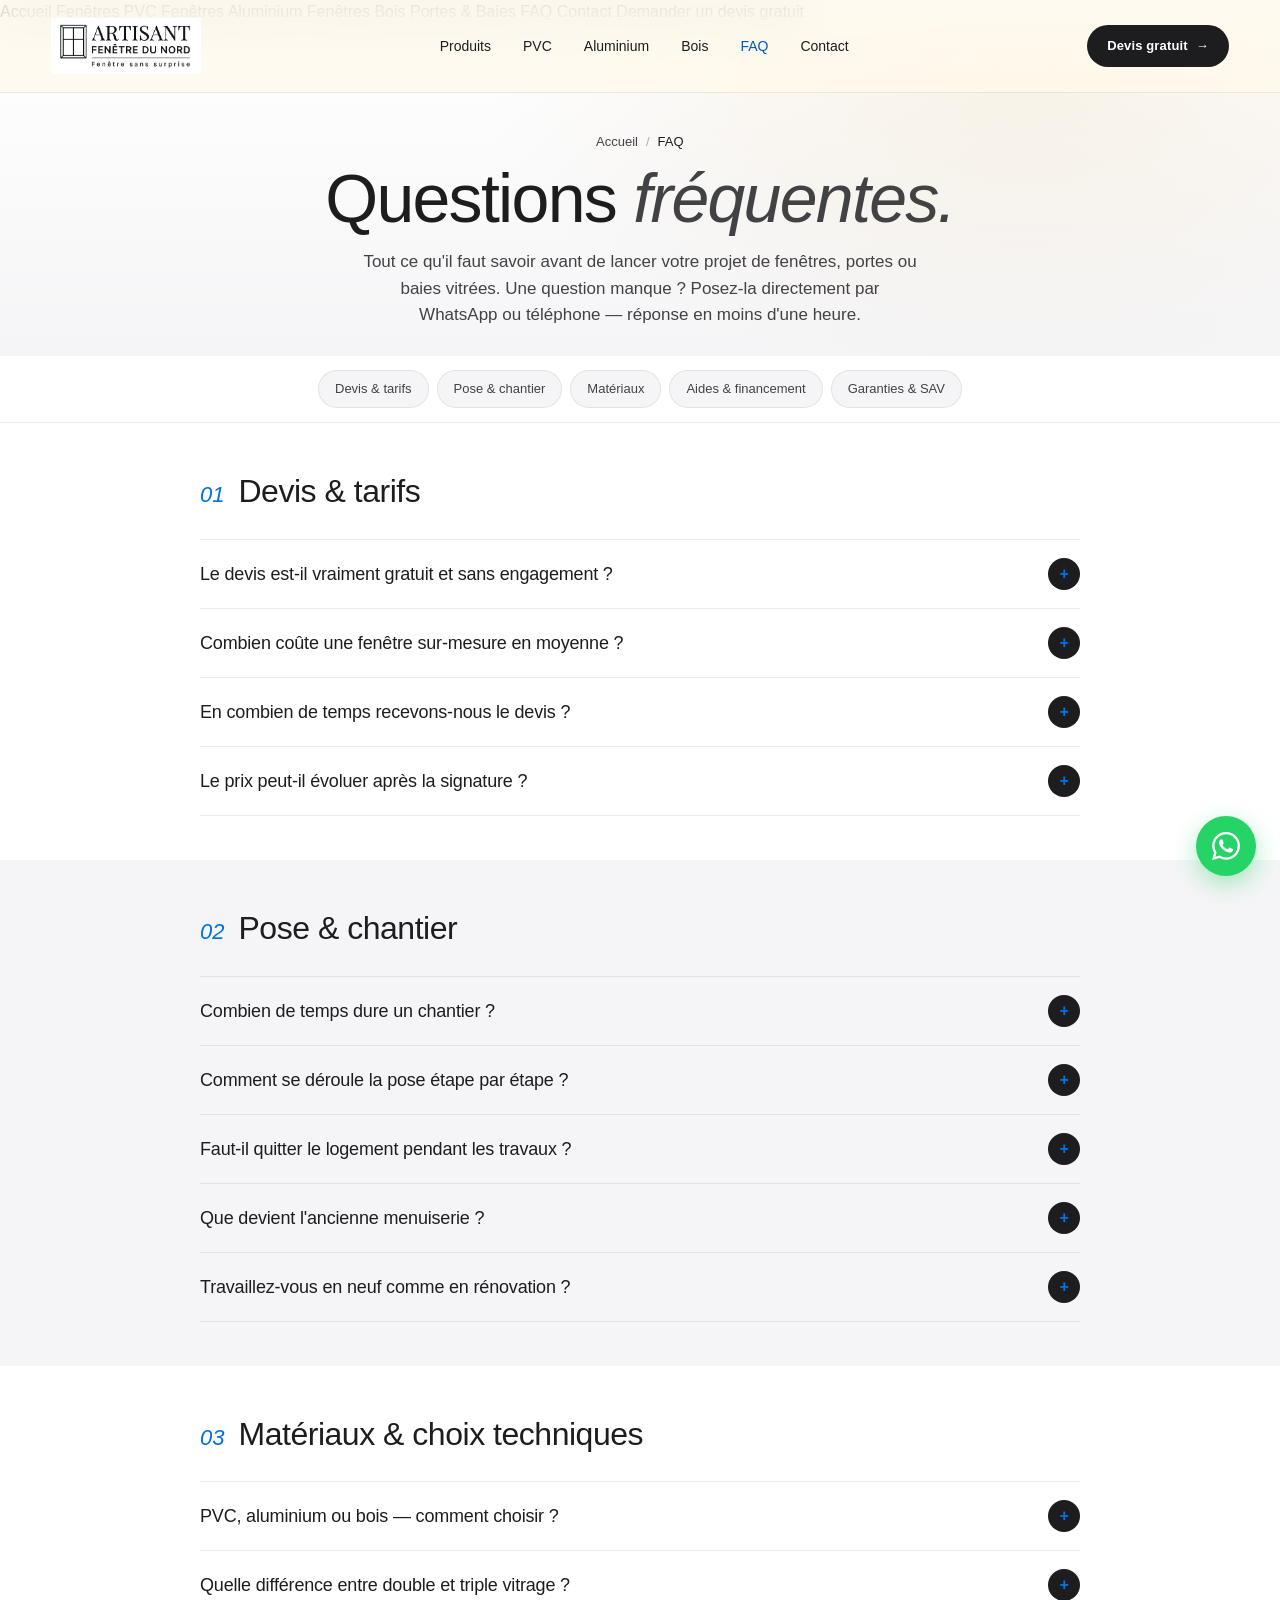
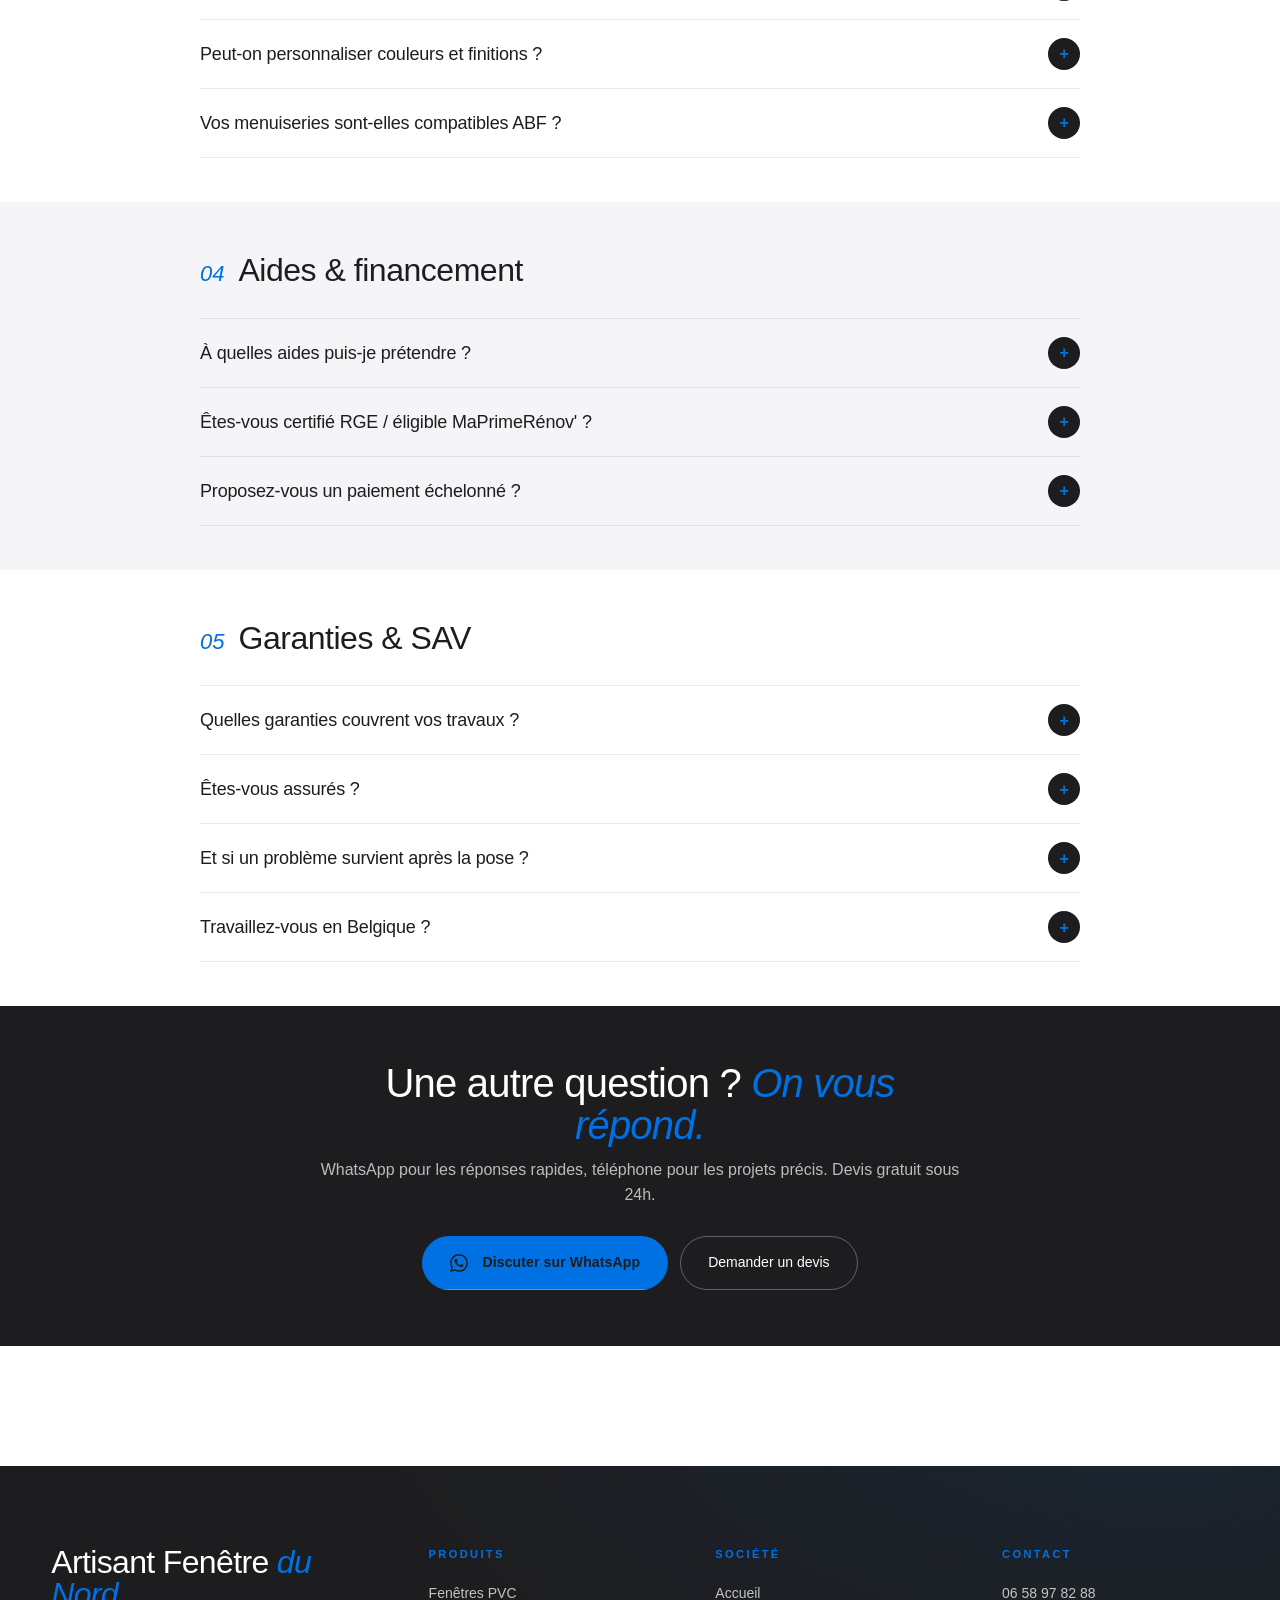
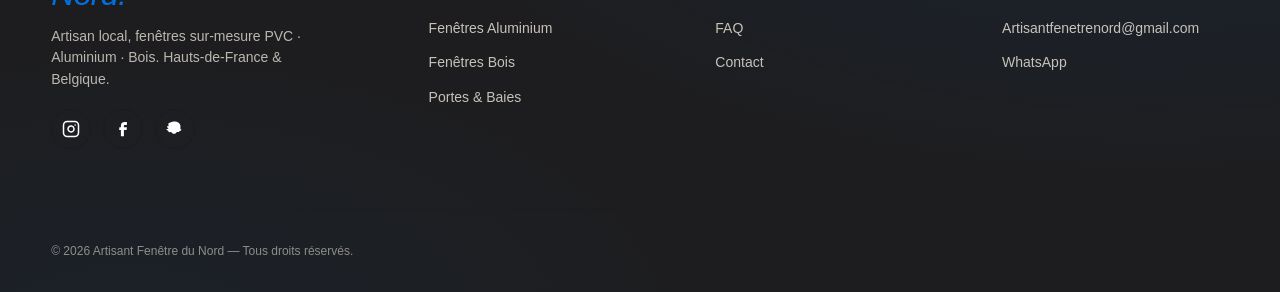
<file: pages/faq.html>
<!DOCTYPE html>
<html lang="fr">
<head>
<meta charset="UTF-8" />
<meta name="viewport" content="width=device-width, initial-scale=1.0" />
<title>Questions fréquentes (FAQ) | Artisant Fenêtre du Nord</title>
<meta name="description" content="Toutes les réponses sur le devis, la pose, les matériaux, les aides MaPrimeRénov' et les garanties. Artisan fenêtres dans le Nord et en Belgique." />
<link rel="canonical" href="https://artisantfenetredunord.fr/pages/faq.html" />
<link rel="stylesheet" href="../assets/styles.css" />
<link rel="icon" type="image/x-icon" href="../favicon.ico" />
<link rel="icon" type="image/png" sizes="32x32" href="../assets/favicon-32.png" />
<link rel="apple-touch-icon" sizes="180x180" href="../assets/apple-touch-icon.png" />
<link rel="manifest" href="../manifest.json" />
<meta name="theme-color" content="#0e0e0e" />

<style>
.faq-hero {
  position: relative;
  padding: 104px var(--gutter) 28px;
  background: linear-gradient(180deg, var(--cream) 0%, var(--paper) 100%);
  overflow: hidden;
}
.faq-hero::before {
  content: '';
  position: absolute;
  inset: 0;
  background: radial-gradient(900px 500px at 80% 20%, rgba(212,162,76,0.12), transparent 60%);
  pointer-events: none;
}
.faq-hero-inner {
  position: relative;
  max-width: 880px;
  margin: 0 auto;
  text-align: center;
}
.faq-hero .breadcrumb {
  display: inline-flex;
  align-items: center;
  gap: 8px;
  font-size: 13px;
  color: var(--ink-soft);
  margin-bottom: 12px;
}
.faq-hero .breadcrumb a { color: var(--ink-soft); transition: color 0.2s; }
.faq-hero .breadcrumb a:hover { color: var(--ink); }
.faq-hero .breadcrumb .sep { opacity: 0.4; }
.faq-hero h1 {
  font-family: var(--font-display);
  font-size: clamp(40px, 6vw, 68px);
  font-weight: 500;
  letter-spacing: -0.025em;
  line-height: 1.02;
  margin-bottom: 16px;
}
.faq-hero h1 em { font-style: italic; color: var(--ink-soft); }
.faq-hero .lead {
  font-size: 17px;
  line-height: 1.55;
  color: var(--ink-soft);
  max-width: 560px;
  margin: 0 auto;
}

.faq-cats {
  background: var(--cream);
  border-bottom: 1px solid var(--line);
  position: sticky;
  top: 92px;
  z-index: 5;
}
.faq-cats-inner {
  max-width: var(--max-w);
  margin: 0 auto;
  padding: 14px var(--gutter);
  display: flex;
  flex-wrap: wrap;
  gap: 8px;
  justify-content: center;
}
.faq-cats a {
  font-size: 13px;
  font-weight: 500;
  color: var(--ink-soft);
  padding: 8px 16px;
  border-radius: 999px;
  border: 1px solid var(--line);
  background: var(--paper);
  transition: all 0.2s ease;
  white-space: nowrap;
}
.faq-cats a:hover {
  background: var(--ink);
  color: var(--cream);
  border-color: var(--ink);
}

.faq-section {
  padding: 44px var(--gutter);
  background: var(--cream);
}
.faq-section.alt { background: var(--paper); }
.faq-section-inner {
  max-width: 880px;
  margin: 0 auto;
}
.faq-section-head {
  margin-bottom: 22px;
  display: flex;
  align-items: baseline;
  gap: 14px;
}
.faq-section-head .num {
  font-family: var(--font-display);
  font-size: 22px;
  font-weight: 500;
  font-style: italic;
  color: var(--gold);
}
.faq-section-head h2 {
  font-family: var(--font-display);
  font-size: clamp(24px, 3vw, 32px);
  font-weight: 500;
  letter-spacing: -0.015em;
  color: var(--ink);
}

.faq-list { display: flex; flex-direction: column; }
.faq-item {
  border-top: 1px solid var(--line);
  padding: 18px 0;
  cursor: pointer;
}
.faq-item:last-child { border-bottom: 1px solid var(--line); }
.faq-q {
  display: flex;
  justify-content: space-between;
  align-items: center;
  gap: 20px;
  font-family: var(--font-display);
  font-size: 18px;
  font-weight: 500;
  letter-spacing: -0.01em;
  color: var(--ink);
  line-height: 1.35;
}
.faq-toggle {
  width: 32px; height: 32px;
  border-radius: 50%;
  background: var(--ink);
  color: var(--gold);
  display: grid; place-items: center;
  flex-shrink: 0;
  transition: all 0.3s ease;
  font-size: 16px;
  font-weight: 700;
}
.faq-item.open .faq-toggle {
  background: var(--gold);
  color: var(--ink);
  transform: rotate(45deg);
}
.faq-a {
  max-height: 0;
  overflow: hidden;
  transition: max-height 0.4s ease, padding-top 0.3s ease;
  color: var(--ink-soft);
  font-size: 15px;
  line-height: 1.6;
}
.faq-item.open .faq-a {
  max-height: 400px;
  padding-top: 14px;
}

.faq-cta {
  padding: 56px var(--gutter);
  background: var(--ink);
  color: var(--cream);
  text-align: center;
}
.faq-cta-inner { max-width: 640px; margin: 0 auto; }
.faq-cta h2 {
  font-family: var(--font-display);
  font-size: clamp(28px, 4vw, 40px);
  font-weight: 500;
  letter-spacing: -0.02em;
  line-height: 1.05;
  margin-bottom: 12px;
}
.faq-cta h2 em { font-style: italic; color: var(--gold); }
.faq-cta p {
  font-size: 16px;
  color: rgba(255, 255, 255, 0.7);
  margin-bottom: 28px;
}
.faq-cta-buttons {
  display: flex;
  gap: 12px;
  justify-content: center;
  flex-wrap: wrap;
}
.faq-cta .btn-primary { background: var(--gold); color: var(--ink); }
.faq-cta .btn-primary::before { background: var(--cream); }
.faq-cta .btn-ghost {
  color: var(--cream);
  border-color: rgba(255, 255, 255, 0.3);
}
.faq-cta .btn-ghost:hover {
  background: var(--cream);
  color: var(--ink);
  border-color: var(--cream);
}

.wa-float { position: fixed; bottom: 24px; right: 24px; width: 60px; height: 60px; background: #25D366; border-radius: 50%; display: grid; place-items: center; color: white; z-index: 50; box-shadow: 0 8px 24px rgba(37, 211, 102, 0.4); transition: transform 0.25s; }
.wa-float:hover { transform: scale(1.1); }
@media (max-width: 600px) {
  .wa-float { bottom: 16px; right: 16px; width: 56px; height: 56px; }
  .faq-hero { padding: 88px var(--gutter) 24px; }
  .faq-section { padding: 32px var(--gutter); }
  .faq-cats { top: 80px; }
  .faq-cats-inner { padding: 10px var(--gutter); }
  .faq-cats a { font-size: 12px; padding: 6px 12px; }
  .faq-q { font-size: 16px; }
}
</style>
</head>

<body>

<!-- ===== NAV ===== -->
<nav class="nav">
  <div class="nav-inner">
    <a href="../index.html" class="nav-brand">
      <img class="nav-brand-mark" src="../assets/logo.png" alt="Artisant Fenêtre du Nord" />
      <span class="nav-brand-name">Artisant Fenêtre du Nord<span>Fenêtre sans surprise</span></span>
    </a>
    <ul class="nav-links">
      <li><a href="../index.html#produits">Produits</a></li>
      <li><a href="pvc.html">PVC</a></li>
      <li><a href="aluminium.html">Aluminium</a></li>
      <li><a href="bois.html">Bois</a></li>
      <li><a href="faq.html" style="color: var(--gold-deep);">FAQ</a></li>
      <li><a href="contact.html">Contact</a></li>
    </ul>
    <a href="contact.html" class="nav-cta">Devis gratuit <span>→</span></a>
    <button class="nav-toggle" aria-label="Menu">
      <svg width="20" height="14" viewBox="0 0 20 14" fill="none"><path d="M1 1h18M1 7h18M1 13h18" stroke="currentColor" stroke-width="2" stroke-linecap="round"/></svg>
    </button>
  </div>
</nav>
<div class="mobile-menu">
  <a href="../index.html">Accueil</a>
  <a href="pvc.html">Fenêtres PVC</a>
  <a href="aluminium.html">Fenêtres Aluminium</a>
  <a href="bois.html">Fenêtres Bois</a>
  <a href="portes-baies-portails.html">Portes & Baies</a>
  <a href="faq.html">FAQ</a>
  <a href="contact.html">Contact</a>
  <a href="contact.html" class="mobile-cta">Demander un devis gratuit</a>
</div>

<!-- ===== HERO ===== -->
<section class="faq-hero">
  <div class="faq-hero-inner">
    <div class="breadcrumb reveal">
      <a href="../index.html">Accueil</a>
      <span class="sep">/</span>
      <span style="color: var(--ink);">FAQ</span>
    </div>
    <h1 class="reveal">Questions <em>fréquentes.</em></h1>
    <p class="lead reveal">Tout ce qu'il faut savoir avant de lancer votre projet de fenêtres, portes ou baies vitrées. Une question manque ? Posez-la directement par WhatsApp ou téléphone — réponse en moins d'une heure.</p>
  </div>
</section>

<!-- ===== CATÉGORIES (sticky) ===== -->
<div class="faq-cats">
  <div class="faq-cats-inner">
    <a href="#devis">Devis &amp; tarifs</a>
    <a href="#pose">Pose &amp; chantier</a>
    <a href="#materiaux">Matériaux</a>
    <a href="#aides">Aides &amp; financement</a>
    <a href="#garanties">Garanties &amp; SAV</a>
  </div>
</div>

<!-- ===== 1. DEVIS & TARIFS ===== -->
<section class="faq-section" id="devis">
  <div class="faq-section-inner">
    <div class="faq-section-head reveal">
      <span class="num">01</span>
      <h2>Devis &amp; tarifs</h2>
    </div>
    <div class="faq-list">
      <div class="faq-item reveal">
        <div class="faq-q">Le devis est-il vraiment gratuit et sans engagement ? <span class="faq-toggle">+</span></div>
        <div class="faq-a">Oui, totalement. Le déplacement, la prise de mesures, l'étude technique et le chiffrage sont entièrement gratuits. Vous repartez avec un devis détaillé que vous pouvez comparer librement — aucun acompte n'est demandé tant que vous n'avez pas signé.</div>
      </div>
      <div class="faq-item reveal">
        <div class="faq-q">Combien coûte une fenêtre sur-mesure en moyenne ? <span class="faq-toggle">+</span></div>
        <div class="faq-a">Pour une fenêtre PVC double vitrage standard posée, comptez entre 550 € et 900 € TTC. Une fenêtre aluminium oscille plutôt entre 900 € et 1 600 € selon dimensions et finitions. Le bois reste plus haut de gamme. Chaque chantier est unique : seul le devis sur place est fiable.</div>
      </div>
      <div class="faq-item reveal">
        <div class="faq-q">En combien de temps recevons-nous le devis ? <span class="faq-toggle">+</span></div>
        <div class="faq-a">Sous 24 à 48 heures ouvrées après le passage de notre technicien à votre domicile. Pour les projets simples (1 à 3 fenêtres), un devis indicatif est même possible par WhatsApp à partir de photos et dimensions approximatives.</div>
      </div>
      <div class="faq-item reveal">
        <div class="faq-q">Le prix peut-il évoluer après la signature ? <span class="faq-toggle">+</span></div>
        <div class="faq-a">Non. Une fois le devis signé, le prix est bloqué — c'est un engagement écrit. La seule exception : si vous demandez vous-même une modification (ajout de fenêtre, changement de matériau, option supplémentaire), un avenant sera proposé avant exécution.</div>
      </div>
    </div>
  </div>
</section>

<!-- ===== 2. POSE & CHANTIER ===== -->
<section class="faq-section alt" id="pose">
  <div class="faq-section-inner">
    <div class="faq-section-head reveal">
      <span class="num">02</span>
      <h2>Pose &amp; chantier</h2>
    </div>
    <div class="faq-list">
      <div class="faq-item reveal">
        <div class="faq-q">Combien de temps dure un chantier ? <span class="faq-toggle">+</span></div>
        <div class="faq-a">Pour 5 à 8 fenêtres en rénovation simple, comptez 2 à 3 jours. Un projet complet (fenêtres + baie vitrée + porte d'entrée) prend généralement une semaine. La date de pose est planifiée au moment de la signature et tenue à 95 %.</div>
      </div>
      <div class="faq-item reveal">
        <div class="faq-q">Comment se déroule la pose étape par étape ? <span class="faq-toggle">+</span></div>
        <div class="faq-a">Bâches sur sols et meubles, démontage propre de l'ancienne menuiserie, pose et calage de la neuve, étanchéité au mastic ou compriband, finitions intérieures (joints, plinthes), nettoyage complet. Nous laissons le chantier impeccable en fin de journée — c'est une règle non négociable.</div>
      </div>
      <div class="faq-item reveal">
        <div class="faq-q">Faut-il quitter le logement pendant les travaux ? <span class="faq-toggle">+</span></div>
        <div class="faq-a">Non, pas du tout. Vous pouvez rester chez vous : nous travaillons pièce par pièce et reposons systématiquement chaque ouverture le jour même. Vous n'aurez jamais une pièce sans fenêtre la nuit, sauf cas exceptionnel discuté à l'avance.</div>
      </div>
      <div class="faq-item reveal">
        <div class="faq-q">Que devient l'ancienne menuiserie ? <span class="faq-toggle">+</span></div>
        <div class="faq-a">Nous prenons en charge l'évacuation et le tri en déchèterie professionnelle (PVC, alu, bois et verre sont recyclés séparément). Aucun supplément n'est facturé pour cette prestation, c'est inclus dans le devis.</div>
      </div>
      <div class="faq-item reveal">
        <div class="faq-q">Travaillez-vous en neuf comme en rénovation ? <span class="faq-toggle">+</span></div>
        <div class="faq-a">Oui, les deux. En neuf, nous nous coordonnons avec votre maître d'œuvre. En rénovation, nous proposons la pose en applique, en feuillure ou en dépose totale selon l'état de votre bâti et vos contraintes esthétiques.</div>
      </div>
    </div>
  </div>
</section>

<!-- ===== 3. MATÉRIAUX ===== -->
<section class="faq-section" id="materiaux">
  <div class="faq-section-inner">
    <div class="faq-section-head reveal">
      <span class="num">03</span>
      <h2>Matériaux &amp; choix techniques</h2>
    </div>
    <div class="faq-list">
      <div class="faq-item reveal">
        <div class="faq-q">PVC, aluminium ou bois — comment choisir ? <span class="faq-toggle">+</span></div>
        <div class="faq-a">Le PVC est le meilleur rapport qualité/prix : isolation excellente, zéro entretien, idéal en rénovation classique. L'aluminium offre des profils ultra-fins pour de grandes baies et plus de 200 RAL au choix. Le bois reste irremplaçable en zone ABF ou pour le cachet authentique. Nous vous orientons selon votre bâti, votre budget et votre projet.</div>
      </div>
      <div class="faq-item reveal">
        <div class="faq-q">Quelle différence entre double et triple vitrage ? <span class="faq-toggle">+</span></div>
        <div class="faq-a">Le double vitrage standard (4/16/4 argon) suffit dans 90 % des cas et offre un excellent confort. Le triple vitrage est pertinent au-dessus du R+2, en zone très exposée au vent ou si vous visez le passif/BBC. Il améliore l'isolation thermique de ~20 % mais alourdit la fenêtre — l'écart de prix se justifie surtout dans le neuf très performant.</div>
      </div>
      <div class="faq-item reveal">
        <div class="faq-q">Peut-on personnaliser couleurs et finitions ? <span class="faq-toggle">+</span></div>
        <div class="faq-a">Oui, largement. PVC : plaxage bois, gris anthracite, blanc, noir et bicolore intérieur/extérieur. Aluminium : plus de 200 RAL en mat, satiné ou texturé. Bois : lasure ou peinture toutes teintes. Poignées, charnières et petits bois sont également au choix.</div>
      </div>
      <div class="faq-item reveal">
        <div class="faq-q">Vos menuiseries sont-elles compatibles ABF ? <span class="faq-toggle">+</span></div>
        <div class="faq-a">Oui. En zone classée ou aux Bâtiments de France, nous proposons du bois traditionnel ou des profils alu/PVC à imposte fine respectant les contraintes patrimoniales. Nous prenons en charge le dossier de déclaration préalable si besoin.</div>
      </div>
    </div>
  </div>
</section>

<!-- ===== 4. AIDES & FINANCEMENT ===== -->
<section class="faq-section alt" id="aides">
  <div class="faq-section-inner">
    <div class="faq-section-head reveal">
      <span class="num">04</span>
      <h2>Aides &amp; financement</h2>
    </div>
    <div class="faq-list">
      <div class="faq-item reveal">
        <div class="faq-q">À quelles aides puis-je prétendre ? <span class="faq-toggle">+</span></div>
        <div class="faq-a">Selon votre situation : MaPrimeRénov' (jusqu'à 100 €/fenêtre), CEE (Certificats d'Économies d'Énergie), éco-PTZ jusqu'à 30 000 €, TVA réduite à 5,5 % en rénovation énergétique, et des aides locales selon votre commune. Nous vérifions ensemble votre éligibilité au moment du devis.</div>
      </div>
      <div class="faq-item reveal">
        <div class="faq-q">Êtes-vous certifié RGE / éligible MaPrimeRénov' ? <span class="faq-toggle">+</span></div>
        <div class="faq-a">Oui, nous travaillons avec des partenaires certifiés RGE QualiBat, condition indispensable pour vous faire bénéficier de MaPrimeRénov' et des CEE. L'attestation est jointe au devis.</div>
      </div>
      <div class="faq-item reveal">
        <div class="faq-q">Proposez-vous un paiement échelonné ? <span class="faq-toggle">+</span></div>
        <div class="faq-a">Oui, le règlement se fait classiquement en trois temps : 30 % à la signature, 40 % au lancement de la commande usine, le solde à la fin de pose après vérification ensemble. Pour les chantiers importants, un financement bancaire (éco-PTZ ou crédit travaux) peut être étudié.</div>
      </div>
    </div>
  </div>
</section>

<!-- ===== 5. GARANTIES & SAV ===== -->
<section class="faq-section" id="garanties">
  <div class="faq-section-inner">
    <div class="faq-section-head reveal">
      <span class="num">05</span>
      <h2>Garanties &amp; SAV</h2>
    </div>
    <div class="faq-list">
      <div class="faq-item reveal">
        <div class="faq-q">Quelles garanties couvrent vos travaux ? <span class="faq-toggle">+</span></div>
        <div class="faq-a">Trois niveaux : garantie fabricant 10 ans sur la menuiserie (profilés, vitrage, ferrures), garantie biennale sur les éléments d'équipement (poignées, joints), et garantie décennale sur la pose. Un contrôle qualité gratuit est prévu 15 jours après le chantier.</div>
      </div>
      <div class="faq-item reveal">
        <div class="faq-q">Êtes-vous assurés ? <span class="faq-toggle">+</span></div>
        <div class="faq-a">Oui. Nous disposons d'une assurance professionnelle responsabilité civile et décennale couvrant l'ensemble de nos prestations sur la France et la Belgique. Les attestations à jour sont remises sur simple demande.</div>
      </div>
      <div class="faq-item reveal">
        <div class="faq-q">Et si un problème survient après la pose ? <span class="faq-toggle">+</span></div>
        <div class="faq-a">Nous nous déplaçons sous 48h ouvrées pour tout SAV, sans frais pendant la période de garantie. Au-delà, l'intervention reste tarifée au juste prix, sans surfacturation. Un contact direct (téléphone ou WhatsApp) reste accessible bien après la fin du chantier.</div>
      </div>
      <div class="faq-item reveal">
        <div class="faq-q">Travaillez-vous en Belgique ? <span class="faq-toggle">+</span></div>
        <div class="faq-a">Oui, régulièrement. Nous intervenons sur tout le sud de la Flandre belge (Mouscron, Tournai, Courtrai, Ypres). La zone d'intervention couvre globalement Lille, Tourcoing, Roubaix, Dunkerque, Valenciennes, Arras et les communes belges frontalières.</div>
      </div>
    </div>
  </div>
</section>

<!-- ===== CTA FINAL ===== -->
<section class="faq-cta">
  <div class="faq-cta-inner">
    <h2>Une autre question ? <em>On vous répond.</em></h2>
    <p>WhatsApp pour les réponses rapides, téléphone pour les projets précis. Devis gratuit sous 24h.</p>
    <div class="faq-cta-buttons">
      <a href="#" data-whatsapp="Bonjour, j'ai une question concernant mon projet de menuiserie." class="btn-primary">
        <svg width="18" height="18" viewBox="0 0 24 24" fill="currentColor" style="margin-right: 4px;"><path d="M17.472 14.382c-.297-.149-1.758-.867-2.03-.967-.273-.099-.471-.148-.67.15-.197.297-.767.966-.94 1.164-.173.199-.347.223-.644.075-.297-.15-1.255-.463-2.39-1.475-.883-.788-1.48-1.761-1.653-2.059-.173-.297-.018-.458.13-.606.134-.133.298-.347.446-.52.149-.174.198-.298.298-.497.099-.198.05-.371-.025-.52-.075-.149-.669-1.612-.916-2.207-.242-.579-.487-.5-.669-.51-.173-.008-.371-.01-.57-.01-.198 0-.52.074-.792.372-.272.297-1.04 1.016-1.04 2.479 0 1.462 1.065 2.875 1.213 3.074.149.198 2.096 3.2 5.077 4.487.709.306 1.262.489 1.694.625.712.227 1.36.195 1.871.118.571-.085 1.758-.719 2.006-1.413.248-.694.248-1.289.173-1.413-.074-.124-.272-.198-.57-.347m-5.421 7.403h-.004a9.87 9.87 0 01-5.031-1.378l-.361-.214-3.741.982.998-3.648-.235-.374a9.86 9.86 0 01-1.51-5.26c.001-5.45 4.436-9.884 9.888-9.884 2.64 0 5.122 1.03 6.988 2.898a9.825 9.825 0 012.893 6.994c-.003 5.45-4.437 9.884-9.885 9.884m8.413-18.297A11.815 11.815 0 0012.05 0C5.495 0 .16 5.335.157 11.892c0 2.096.547 4.142 1.588 5.945L.057 24l6.305-1.654a11.882 11.882 0 005.683 1.448h.005c6.554 0 11.89-5.335 11.893-11.893a11.821 11.821 0 00-3.48-8.413z"/></svg>
        <span>Discuter sur WhatsApp</span>
      </a>
      <a href="contact.html" class="btn-ghost"><span>Demander un devis</span></a>
    </div>
  </div>
</section>

<!-- ===== FOOTER ===== -->
<footer class="footer">
  <div class="footer-inner">
    <div class="footer-top">
      <div class="footer-brand">
        <h3>Artisant Fenêtre <em>du Nord.</em></h3>
        <p>Artisan local, fenêtres sur-mesure PVC · Aluminium · Bois. Hauts-de-France & Belgique.</p>
        <div class="footer-socials">
          <a href="https://www.instagram.com/artisant.fenetre.dunord/" target="_blank" rel="noopener" aria-label="Instagram">
            <svg viewBox="0 0 24 24" fill="none" stroke="currentColor" stroke-width="2" stroke-linecap="round" stroke-linejoin="round"><rect x="2" y="2" width="20" height="20" rx="5"/><path d="M16 11.37A4 4 0 1 1 12.63 8 4 4 0 0 1 16 11.37z"/><line x1="17.5" y1="6.5" x2="17.51" y2="6.5"/></svg>
          </a>
          <a href="https://www.facebook.com/artisant.fenetre.dunord" target="_blank" rel="noopener" aria-label="Facebook">
            <svg viewBox="0 0 24 24" fill="currentColor"><path d="M9.198 21.5h4v-8.01h3.604l.396-3.98h-4V7.5a1 1 0 0 1 1-1h3v-4h-3a5 5 0 0 0-5 5v2.01h-2l-.396 3.98h2.396v8.01z"/></svg>
          </a>
          <a href="https://www.snapchat.com/add/artisantfenetre" target="_blank" rel="noopener" aria-label="Snapchat">
            <svg viewBox="0 0 24 24" fill="currentColor"><path d="M12.166 2c2.946-.005 5.92 1.81 6.85 4.785.339 1.087.222 2.244.213 3.38-.007.736.045 1.474 0 2.21.155.044.32.058.475.105.288.06.587.157.798.376.107.268-.029.555-.236.731-.555.503-1.32.677-1.973 1.022-.355.235-.499.659-.711 1.005-.163.275-.42.502-.748.523-.461.058-.913-.097-1.376-.107-.564-.007-1.137.137-1.561.523-.443.396-.751.918-1.232 1.281-.527.388-1.182.587-1.832.6-.871.06-1.717-.27-2.422-.752-.482-.34-.791-.87-1.286-1.193-.514-.305-1.139-.385-1.722-.305-.376.058-.764.182-1.143.087-.474-.114-.711-.604-.918-1.005-.207-.356-.337-.79-.692-1.024-.532-.303-1.142-.473-1.65-.819a1.32 1.32 0 0 1-.43-.464c-.106-.272.107-.557.366-.654.346-.155.74-.155 1.085-.319.376-.144.74-.376.972-.713.087-.146.155-.304.213-.464-.585-.27-1.21-.526-1.642-1.03-.27-.318-.388-.78-.193-1.165.116-.21.347-.318.575-.358.21-.04.405.04.59.135.183.087.376.184.585.193.118 0 .184-.117.193-.222.038-.434-.058-.87-.077-1.302-.06-.957-.155-1.95.184-2.876C5.41 4.04 7.787 2.434 10.295 2.097c.621-.087 1.247-.107 1.871-.097z"/></svg>
          </a>
        </div>
      </div>
      <div class="footer-col">
        <h4>Produits</h4>
        <ul>
          <li><a href="pvc.html">Fenêtres PVC</a></li>
          <li><a href="aluminium.html">Fenêtres Aluminium</a></li>
          <li><a href="bois.html">Fenêtres Bois</a></li>
          <li><a href="portes-baies-portails.html">Portes & Baies</a></li>
        </ul>
      </div>
      <div class="footer-col">
        <h4>Société</h4>
        <ul>
          <li><a href="../index.html">Accueil</a></li>
          <li><a href="faq.html">FAQ</a></li>
          <li><a href="contact.html">Contact</a></li>
        </ul>
      </div>
      <div class="footer-col">
        <h4>Contact</h4>
        <ul>
          <li><a href="tel:0658978288">06 58 97 82 88</a></li>
          <li><a href="mailto:Artisantfenetrenord@gmail.com">Artisantfenetrenord@gmail.com</a></li>
          <li><a href="#" data-whatsapp="Bonjour">WhatsApp</a></li>
        </ul>
      </div>
    </div>
    <div class="footer-bottom">
      <p>© 2026 Artisant Fenêtre du Nord — Tous droits réservés.</p>
    </div>
  </div>
</footer>

<a href="#" class="wa-float" data-whatsapp="Bonjour, j'ai une question concernant mon projet." aria-label="WhatsApp">
  <svg width="28" height="28" viewBox="0 0 24 24" fill="currentColor"><path d="M17.472 14.382c-.297-.149-1.758-.867-2.03-.967-.273-.099-.471-.148-.67.15-.197.297-.767.966-.94 1.164-.173.199-.347.223-.644.075-.297-.15-1.255-.463-2.39-1.475-.883-.788-1.48-1.761-1.653-2.059-.173-.297-.018-.458.13-.606.134-.133.298-.347.446-.52.149-.174.198-.298.298-.497.099-.198.05-.371-.025-.52-.075-.149-.669-1.612-.916-2.207-.242-.579-.487-.5-.669-.51-.173-.008-.371-.01-.57-.01-.198 0-.52.074-.792.372-.272.297-1.04 1.016-1.04 2.479 0 1.462 1.065 2.875 1.213 3.074.149.198 2.096 3.2 5.077 4.487.709.306 1.262.489 1.694.625.712.227 1.36.195 1.871.118.571-.085 1.758-.719 2.006-1.413.248-.694.248-1.289.173-1.413-.074-.124-.272-.198-.57-.347m-5.421 7.403h-.004a9.87 9.87 0 01-5.031-1.378l-.361-.214-3.741.982.998-3.648-.235-.374a9.86 9.86 0 01-1.51-5.26c.001-5.45 4.436-9.884 9.888-9.884 2.64 0 5.122 1.03 6.988 2.898a9.825 9.825 0 012.893 6.994c-.003 5.45-4.437 9.884-9.885 9.884m8.413-18.297A11.815 11.815 0 0012.05 0C5.495 0 .16 5.335.157 11.892c0 2.096.547 4.142 1.588 5.945L.057 24l6.305-1.654a11.882 11.882 0 005.683 1.448h.005c6.554 0 11.89-5.335 11.893-11.893a11.821 11.821 0 00-3.48-8.413z"/></svg>
</a>

<script src="../assets/script.js"></script>
<script>
document.querySelectorAll('.faq-item').forEach(item => {
  item.addEventListener('click', () => {
    const wasOpen = item.classList.contains('open');
    document.querySelectorAll('.faq-item.open').forEach(o => o.classList.remove('open'));
    if (!wasOpen) item.classList.add('open');
  });
});
</script>

</body>
</html>
</file>
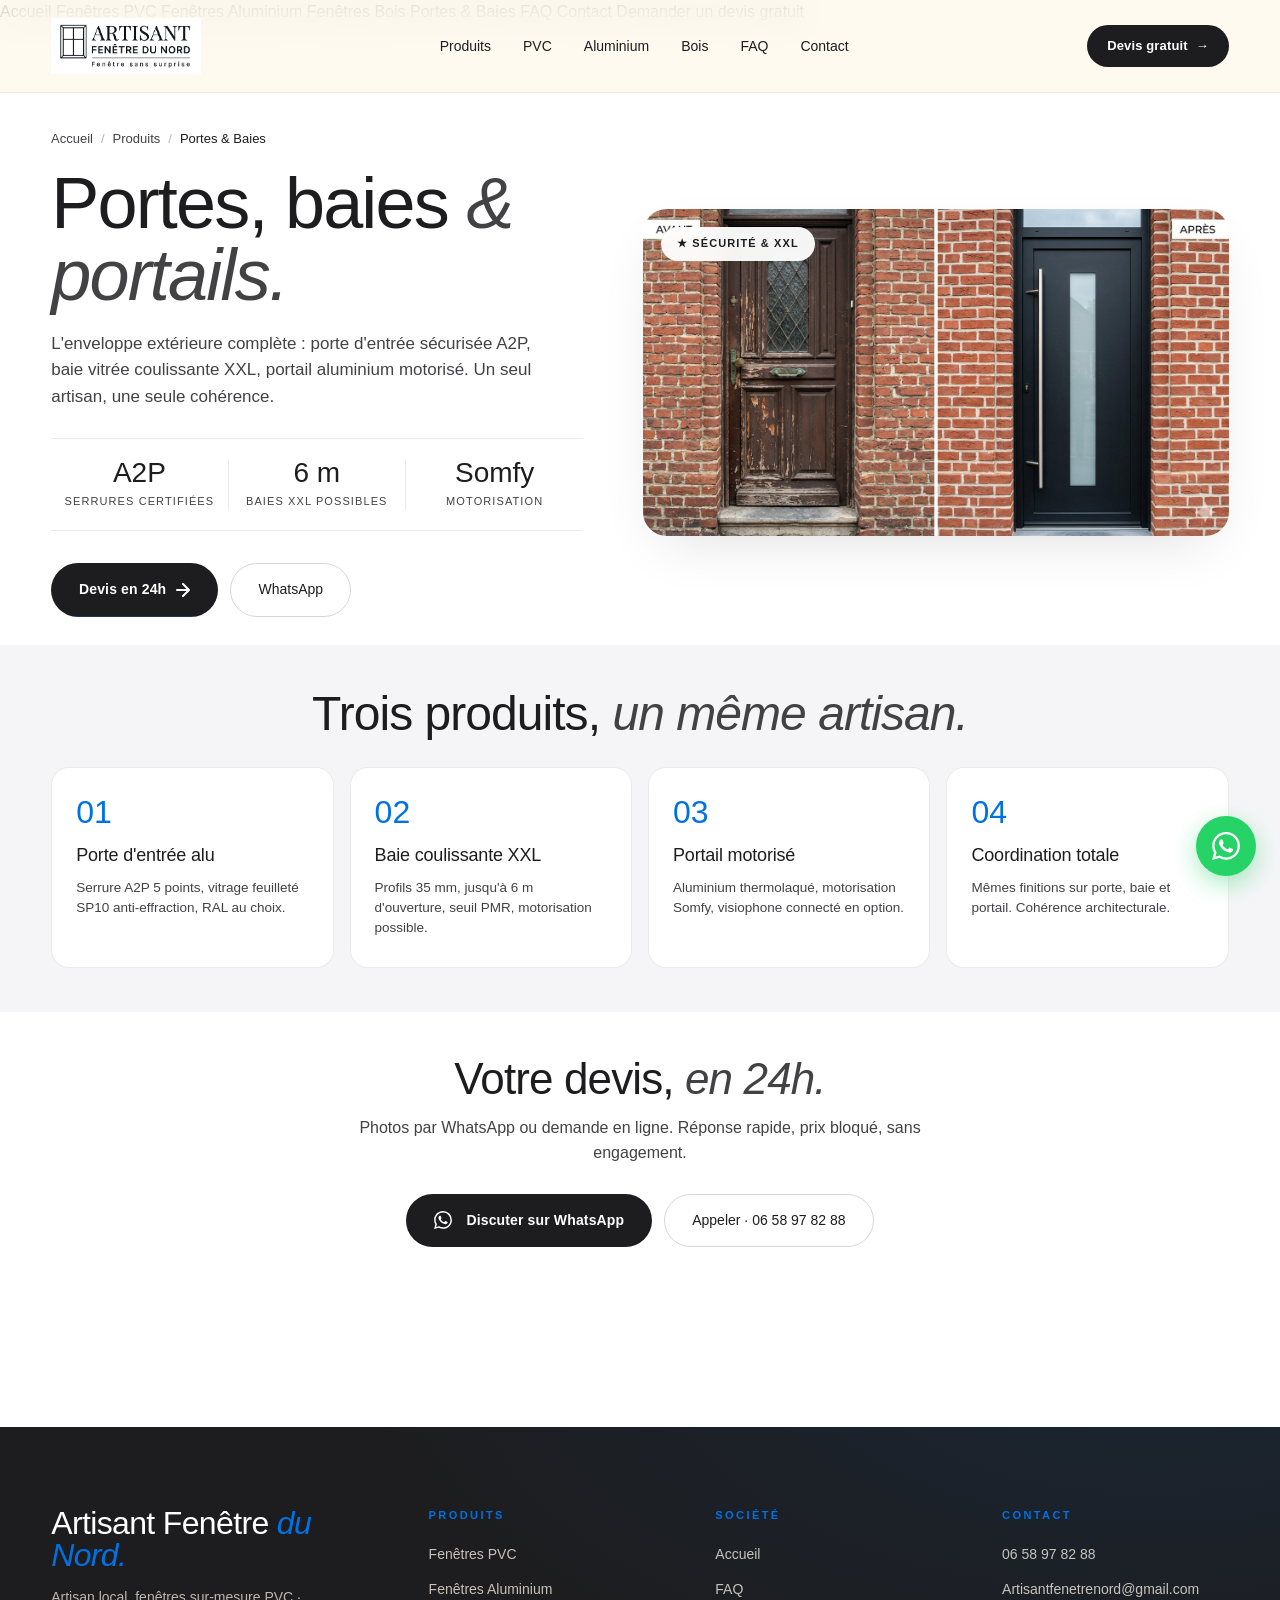
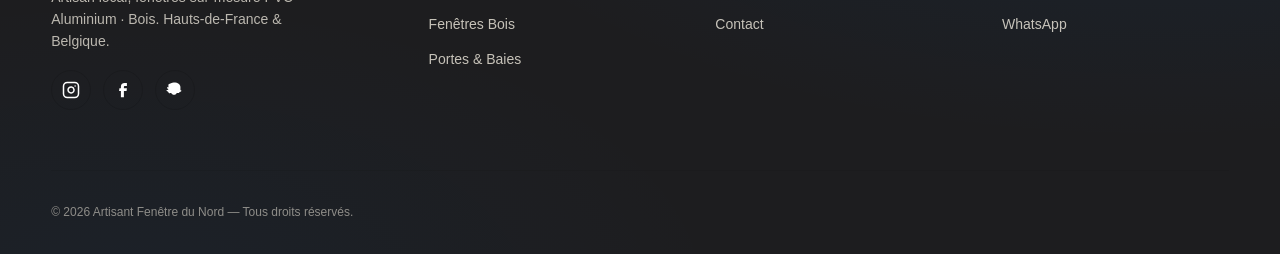
<file: pages/portes-baies-portails.html>
<!DOCTYPE html>
<html lang="fr">
<head>
<meta charset="UTF-8" />
<meta name="viewport" content="width=device-width, initial-scale=1.0" />
<title>Portes, Baies & Portails | Artisant Fenêtre du Nord</title>
<meta name="description" content="Portes d'entrée alu A2P, baies coulissantes XXL, portails motorisés. Devis 24h, pose soignée." />
<link rel="canonical" href="https://artisantfenetredunord.fr/pages/portes-baies-portails.html" />
<link rel="stylesheet" href="../assets/styles.css" />
<link rel="icon" type="image/x-icon" href="../favicon.ico" />
<link rel="icon" type="image/png" sizes="32x32" href="../assets/favicon-32.png" />
<link rel="apple-touch-icon" sizes="180x180" href="../assets/apple-touch-icon.png" />
<link rel="manifest" href="../manifest.json" />
<meta name="theme-color" content="#0e0e0e" />
</head>

<body>

<!-- ===== NAV ===== -->
<nav class="nav">
  <div class="nav-inner">
    <a href="../index.html" class="nav-brand">
      <img class="nav-brand-mark" src="../assets/logo.png" alt="Artisant Fenêtre du Nord — Fenêtre sans surprise" />
    </a>
    <ul class="nav-links">
      <li><a href="../index.html#produits">Produits</a></li>
      <li><a href="pvc.html">PVC</a></li>
      <li><a href="aluminium.html">Aluminium</a></li>
      <li><a href="bois.html">Bois</a></li>
      <li><a href="faq.html">FAQ</a></li>
      <li><a href="contact.html">Contact</a></li>
    </ul>
    <a href="contact.html" class="nav-cta">Devis gratuit <span>→</span></a>
    <button class="nav-toggle" aria-label="Menu">
      <svg width="20" height="14" viewBox="0 0 20 14" fill="none"><path d="M1 1h18M1 7h18M1 13h18" stroke="currentColor" stroke-width="2" stroke-linecap="round"/></svg>
    </button>
  </div>
</nav>
<div class="mobile-menu">
  <a href="../index.html">Accueil</a>
  <a href="pvc.html">Fenêtres PVC</a>
  <a href="aluminium.html">Fenêtres Aluminium</a>
  <a href="bois.html">Fenêtres Bois</a>
  <a href="portes-baies-portails.html">Portes & Baies</a>
  <a href="faq.html">FAQ</a>
  <a href="contact.html">Contact</a>
  <a href="contact.html" class="mobile-cta">Demander un devis gratuit</a>
</div>

<!-- ===== HERO ===== -->
<section class="p-hero">
  <div class="p-hero-inner">
    <div class="p-hero-text">
      <div class="breadcrumb reveal">
        <a href="../index.html">Accueil</a>
        <span class="sep">/</span>
        <a href="../index.html#produits">Produits</a>
        <span class="sep">/</span>
        <span style="color: var(--ink);">Portes & Baies</span>
      </div>
      <h1 class="reveal">Portes, baies <em>& portails.</em></h1>
      <p class="lead reveal">L'enveloppe extérieure complète : porte d'entrée sécurisée A2P, baie vitrée coulissante XXL, portail aluminium motorisé. Un seul artisan, une seule cohérence.</p>

      <div class="p-hero-stats reveal">
        <div><div class="num">A2P</div><div class="lbl">serrures certifiées</div></div>
        <div><div class="num">6 m</div><div class="lbl">baies XXL possibles</div></div>
        <div><div class="num">Somfy</div><div class="lbl">motorisation</div></div>
      </div>

      <div class="p-hero-cta reveal">
        <a href="contact.html" class="btn-primary">
          <span>Devis en 24h</span>
          <svg width="14" height="14" viewBox="0 0 14 14" fill="none"><path d="M1 7h12m0 0L7 1m6 6L7 13" stroke="currentColor" stroke-width="2" stroke-linecap="round"/></svg>
        </a>
        <a href="#" class="btn-ghost" data-whatsapp="Bonjour, je souhaite un devis pour porte / baie / portail."><span>WhatsApp</span></a>
      </div>
    </div>

    <div class="p-hero-image reveal">
      <span class="p-hero-image-tag">★ Sécurité & XXL</span>
      <img src="../assets/produits/porte-avant-apres.png" alt="Avant et après — transformation visible" />
    </div>
  </div>
</section>

<!-- ===== POURQUOI ===== -->
<section class="p-why">
  <div class="p-why-inner">
    <div class="p-why-header reveal">
      <h2>Trois produits, <em>un même artisan.</em></h2>
    </div>
    <div class="p-why-grid">
      <div class="p-why-card reveal"><div class="num">01</div><h3>Porte d'entrée alu</h3><p>Serrure A2P 5 points, vitrage feuilleté SP10 anti-effraction, RAL au choix.</p></div>
      <div class="p-why-card reveal"><div class="num">02</div><h3>Baie coulissante XXL</h3><p>Profils 35 mm, jusqu'à 6 m d'ouverture, seuil PMR, motorisation possible.</p></div>
      <div class="p-why-card reveal"><div class="num">03</div><h3>Portail motorisé</h3><p>Aluminium thermolaqué, motorisation Somfy, visiophone connecté en option.</p></div>
      <div class="p-why-card reveal"><div class="num">04</div><h3>Coordination totale</h3><p>Mêmes finitions sur porte, baie et portail. Cohérence architecturale.</p></div>
    </div>
  </div>
</section>

<!-- ===== CTA FINAL ===== -->
<section class="p-cta">
  <div class="p-cta-inner">
    <h2>Votre devis, <em>en 24h.</em></h2>
    <p>Photos par WhatsApp ou demande en ligne. Réponse rapide, prix bloqué, sans engagement.</p>
    <div class="p-cta-buttons">
      <a href="#" data-whatsapp="Bonjour, je souhaite un devis pour porte / baie / portail." class="btn-primary">
        <svg width="18" height="18" viewBox="0 0 24 24" fill="currentColor" style="margin-right: 4px;"><path d="M17.472 14.382c-.297-.149-1.758-.867-2.03-.967-.273-.099-.471-.148-.67.15-.197.297-.767.966-.94 1.164-.173.199-.347.223-.644.075-.297-.15-1.255-.463-2.39-1.475-.883-.788-1.48-1.761-1.653-2.059-.173-.297-.018-.458.13-.606.134-.133.298-.347.446-.52.149-.174.198-.298.298-.497.099-.198.05-.371-.025-.52-.075-.149-.669-1.612-.916-2.207-.242-.579-.487-.5-.669-.51-.173-.008-.371-.01-.57-.01-.198 0-.52.074-.792.372-.272.297-1.04 1.016-1.04 2.479 0 1.462 1.065 2.875 1.213 3.074.149.198 2.096 3.2 5.077 4.487.709.306 1.262.489 1.694.625.712.227 1.36.195 1.871.118.571-.085 1.758-.719 2.006-1.413.248-.694.248-1.289.173-1.413-.074-.124-.272-.198-.57-.347m-5.421 7.403h-.004a9.87 9.87 0 01-5.031-1.378l-.361-.214-3.741.982.998-3.648-.235-.374a9.86 9.86 0 01-1.51-5.26c.001-5.45 4.436-9.884 9.888-9.884 2.64 0 5.122 1.03 6.988 2.898a9.825 9.825 0 012.893 6.994c-.003 5.45-4.437 9.884-9.885 9.884m8.413-18.297A11.815 11.815 0 0012.05 0C5.495 0 .16 5.335.157 11.892c0 2.096.547 4.142 1.588 5.945L.057 24l6.305-1.654a11.882 11.882 0 005.683 1.448h.005c6.554 0 11.89-5.335 11.893-11.893a11.821 11.821 0 00-3.48-8.413z"/></svg>
        <span>Discuter sur WhatsApp</span>
      </a>
      <a href="tel:0658978288" class="btn-ghost"><span>Appeler · 06 58 97 82 88</span></a>
    </div>
  </div>
</section>

<!-- ===== FOOTER ===== -->
<footer class="footer">
  <div class="footer-inner">
    <div class="footer-top">
      <div class="footer-brand">
        <h3>Artisant Fenêtre <em>du Nord.</em></h3>
        <p>Artisan local, fenêtres sur-mesure PVC · Aluminium · Bois. Hauts-de-France & Belgique.</p>
        <div class="footer-socials">
          <a href="https://www.instagram.com/artisant.fenetre.dunord/" target="_blank" rel="noopener" aria-label="Instagram">
            <svg viewBox="0 0 24 24" fill="none" stroke="currentColor" stroke-width="2" stroke-linecap="round" stroke-linejoin="round"><rect x="2" y="2" width="20" height="20" rx="5"/><path d="M16 11.37A4 4 0 1 1 12.63 8 4 4 0 0 1 16 11.37z"/><line x1="17.5" y1="6.5" x2="17.51" y2="6.5"/></svg>
          </a>
          <a href="https://www.facebook.com/artisant.fenetre.dunord" target="_blank" rel="noopener" aria-label="Facebook">
            <svg viewBox="0 0 24 24" fill="currentColor"><path d="M9.198 21.5h4v-8.01h3.604l.396-3.98h-4V7.5a1 1 0 0 1 1-1h3v-4h-3a5 5 0 0 0-5 5v2.01h-2l-.396 3.98h2.396v8.01z"/></svg>
          </a>
          <a href="https://www.snapchat.com/add/artisantfenetre" target="_blank" rel="noopener" aria-label="Snapchat">
            <svg viewBox="0 0 24 24" fill="currentColor"><path d="M12.166 2c2.946-.005 5.92 1.81 6.85 4.785.339 1.087.222 2.244.213 3.38-.007.736.045 1.474 0 2.21.155.044.32.058.475.105.288.06.587.157.798.376.107.268-.029.555-.236.731-.555.503-1.32.677-1.973 1.022-.355.235-.499.659-.711 1.005-.163.275-.42.502-.748.523-.461.058-.913-.097-1.376-.107-.564-.007-1.137.137-1.561.523-.443.396-.751.918-1.232 1.281-.527.388-1.182.587-1.832.6-.871.06-1.717-.27-2.422-.752-.482-.34-.791-.87-1.286-1.193-.514-.305-1.139-.385-1.722-.305-.376.058-.764.182-1.143.087-.474-.114-.711-.604-.918-1.005-.207-.356-.337-.79-.692-1.024-.532-.303-1.142-.473-1.65-.819a1.32 1.32 0 0 1-.43-.464c-.106-.272.107-.557.366-.654.346-.155.74-.155 1.085-.319.376-.144.74-.376.972-.713.087-.146.155-.304.213-.464-.585-.27-1.21-.526-1.642-1.03-.27-.318-.388-.78-.193-1.165.116-.21.347-.318.575-.358.21-.04.405.04.59.135.183.087.376.184.585.193.118 0 .184-.117.193-.222.038-.434-.058-.87-.077-1.302-.06-.957-.155-1.95.184-2.876C5.41 4.04 7.787 2.434 10.295 2.097c.621-.087 1.247-.107 1.871-.097z"/></svg>
          </a>
        </div>
      </div>
      <div class="footer-col">
        <h4>Produits</h4>
        <ul>
          <li><a href="pvc.html">Fenêtres PVC</a></li>
          <li><a href="aluminium.html">Fenêtres Aluminium</a></li>
          <li><a href="bois.html">Fenêtres Bois</a></li>
          <li><a href="portes-baies-portails.html">Portes & Baies</a></li>
        </ul>
      </div>
      <div class="footer-col">
        <h4>Société</h4>
        <ul>
          <li><a href="../index.html">Accueil</a></li>
          <li><a href="faq.html">FAQ</a></li>
          <li><a href="contact.html">Contact</a></li>
        </ul>
      </div>
      <div class="footer-col">
        <h4>Contact</h4>
        <ul>
          <li><a href="tel:0658978288">06 58 97 82 88</a></li>
          <li><a href="mailto:Artisantfenetrenord@gmail.com">Artisantfenetrenord@gmail.com</a></li>
          <li><a href="#" data-whatsapp="Bonjour">WhatsApp</a></li>
        </ul>
      </div>
    </div>
    <div class="footer-bottom">
      <p>© 2026 Artisant Fenêtre du Nord — Tous droits réservés.</p>
    </div>
  </div>
</footer>

<a href="#" class="wa-float" data-whatsapp="Bonjour, je souhaite un devis pour porte / baie / portail." aria-label="WhatsApp">
  <svg width="28" height="28" viewBox="0 0 24 24" fill="currentColor"><path d="M17.472 14.382c-.297-.149-1.758-.867-2.03-.967-.273-.099-.471-.148-.67.15-.197.297-.767.966-.94 1.164-.173.199-.347.223-.644.075-.297-.15-1.255-.463-2.39-1.475-.883-.788-1.48-1.761-1.653-2.059-.173-.297-.018-.458.13-.606.134-.133.298-.347.446-.52.149-.174.198-.298.298-.497.099-.198.05-.371-.025-.52-.075-.149-.669-1.612-.916-2.207-.242-.579-.487-.5-.669-.51-.173-.008-.371-.01-.57-.01-.198 0-.52.074-.792.372-.272.297-1.04 1.016-1.04 2.479 0 1.462 1.065 2.875 1.213 3.074.149.198 2.096 3.2 5.077 4.487.709.306 1.262.489 1.694.625.712.227 1.36.195 1.871.118.571-.085 1.758-.719 2.006-1.413.248-.694.248-1.289.173-1.413-.074-.124-.272-.198-.57-.347m-5.421 7.403h-.004a9.87 9.87 0 01-5.031-1.378l-.361-.214-3.741.982.998-3.648-.235-.374a9.86 9.86 0 01-1.51-5.26c.001-5.45 4.436-9.884 9.888-9.884 2.64 0 5.122 1.03 6.988 2.898a9.825 9.825 0 012.893 6.994c-.003 5.45-4.437 9.884-9.885 9.884m8.413-18.297A11.815 11.815 0 0012.05 0C5.495 0 .16 5.335.157 11.892c0 2.096.547 4.142 1.588 5.945L.057 24l6.305-1.654a11.882 11.882 0 005.683 1.448h.005c6.554 0 11.89-5.335 11.893-11.893a11.821 11.821 0 00-3.48-8.413z"/></svg>
</a>

<style>
.wa-float { position: fixed; bottom: 24px; right: 24px; width: 60px; height: 60px; background: #25D366; border-radius: 50%; display: grid; place-items: center; color: white; z-index: 50; box-shadow: 0 8px 24px rgba(37, 211, 102, 0.4); transition: transform 0.25s; }
.wa-float:hover { transform: scale(1.1); }
@media (max-width: 600px) { .wa-float { bottom: 16px; right: 16px; width: 56px; height: 56px; } }
</style>
<script src="../assets/script.js"></script>

</body>
</html>
</file>
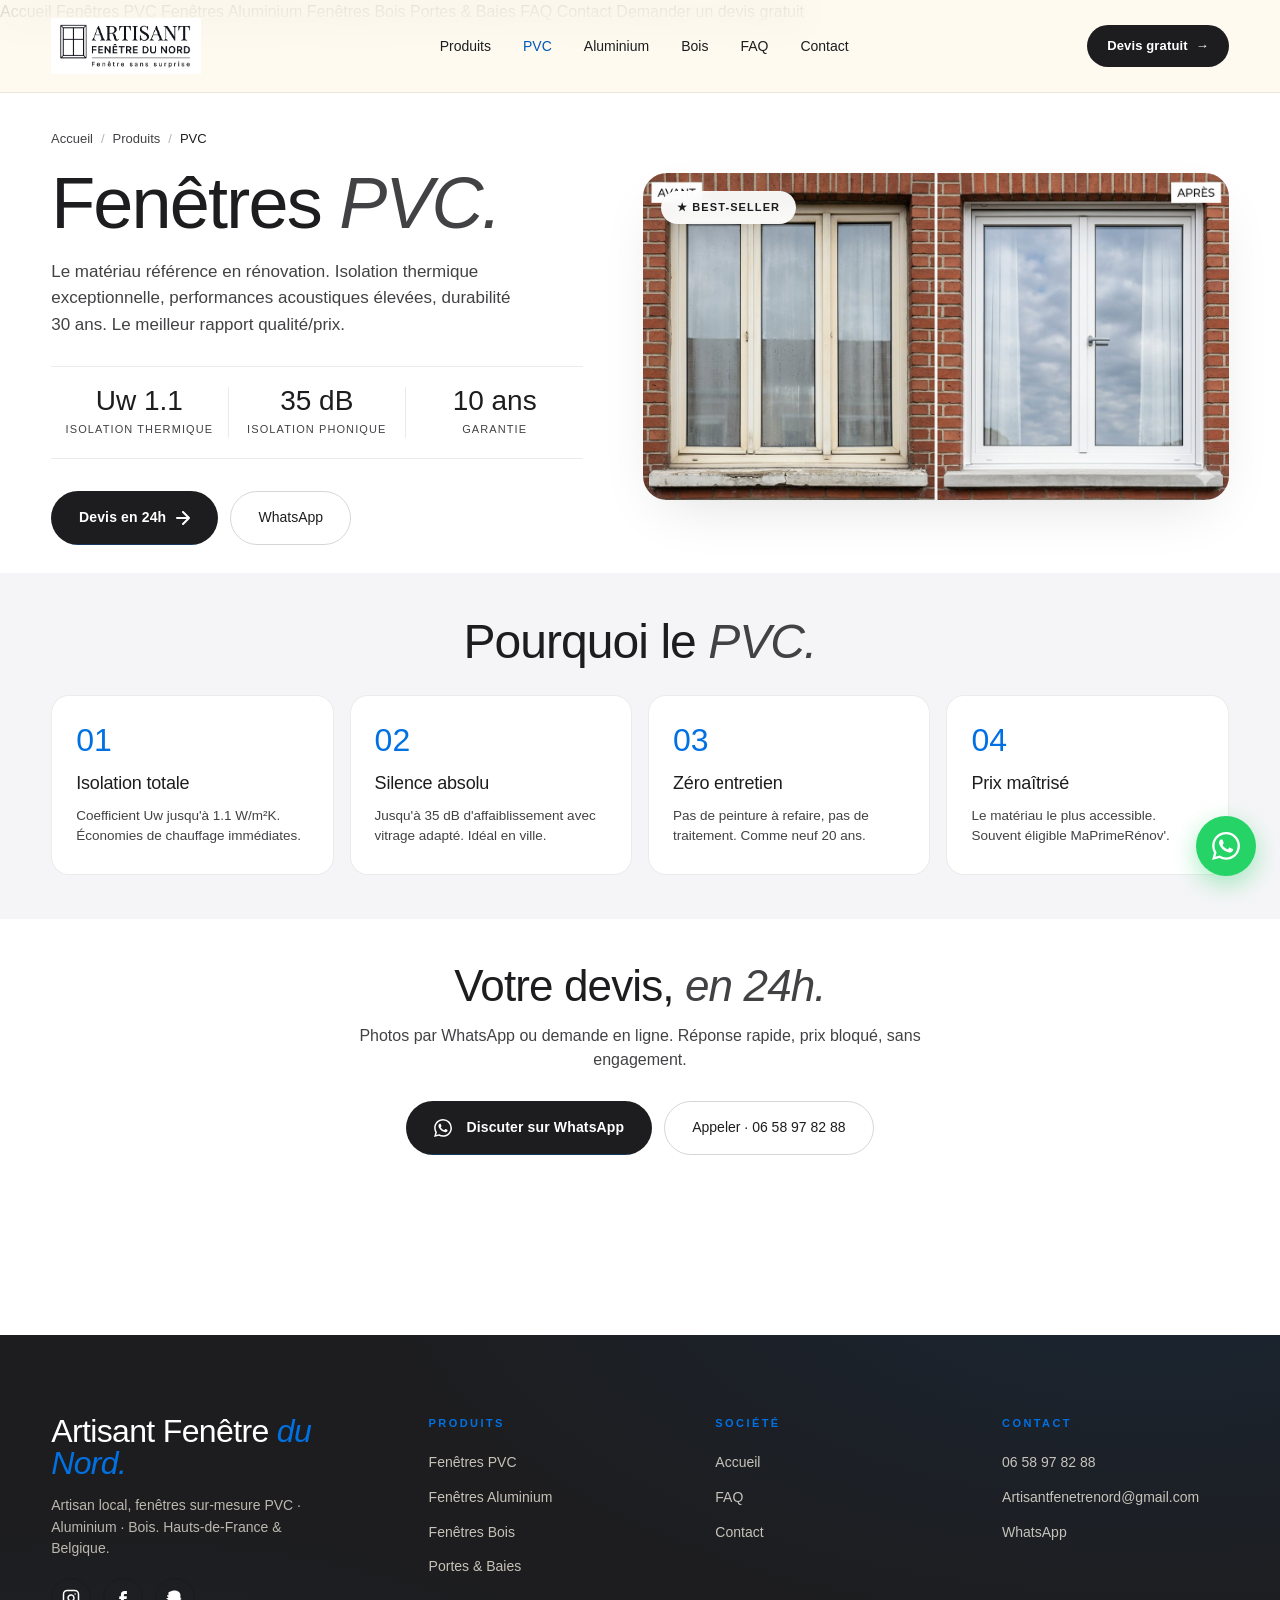
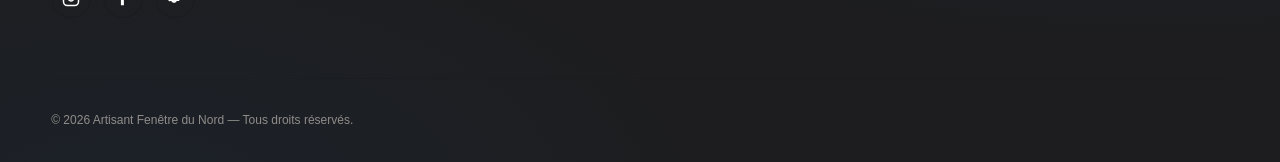
<file: pages/pvc.html>
<!DOCTYPE html>
<html lang="fr">
<head>
<meta charset="UTF-8" />
<meta name="viewport" content="width=device-width, initial-scale=1.0" />
<title>Fenêtres PVC sur-mesure | Artisant Fenêtre du Nord</title>
<meta name="description" content="Fenêtres PVC double et triple vitrage. Isolation Uw 1.1, garantie 10 ans, prix bloqué. Devis 24h." />
<link rel="canonical" href="https://artisantfenetredunord.fr/pages/pvc.html" />
<link rel="stylesheet" href="../assets/styles.css" />
<link rel="icon" type="image/x-icon" href="../favicon.ico" />
<link rel="icon" type="image/png" sizes="32x32" href="../assets/favicon-32.png" />
<link rel="apple-touch-icon" sizes="180x180" href="../assets/apple-touch-icon.png" />
<link rel="manifest" href="../manifest.json" />
<meta name="theme-color" content="#0e0e0e" />
</head>

<body>

<!-- ===== NAV ===== -->
<nav class="nav">
  <div class="nav-inner">
    <a href="../index.html" class="nav-brand">
      <img class="nav-brand-mark" src="../assets/logo.png" alt="Artisant Fenêtre du Nord — Fenêtre sans surprise" />
    </a>
    <ul class="nav-links">
      <li><a href="../index.html#produits">Produits</a></li>
      <li><a href="pvc.html" style="color: var(--gold-deep);">PVC</a></li>
      <li><a href="aluminium.html">Aluminium</a></li>
      <li><a href="bois.html">Bois</a></li>
      <li><a href="faq.html">FAQ</a></li>
      <li><a href="contact.html">Contact</a></li>
    </ul>
    <a href="contact.html" class="nav-cta">Devis gratuit <span>→</span></a>
    <button class="nav-toggle" aria-label="Menu">
      <svg width="20" height="14" viewBox="0 0 20 14" fill="none"><path d="M1 1h18M1 7h18M1 13h18" stroke="currentColor" stroke-width="2" stroke-linecap="round"/></svg>
    </button>
  </div>
</nav>
<div class="mobile-menu">
  <a href="../index.html">Accueil</a>
  <a href="pvc.html">Fenêtres PVC</a>
  <a href="aluminium.html">Fenêtres Aluminium</a>
  <a href="bois.html">Fenêtres Bois</a>
  <a href="portes-baies-portails.html">Portes & Baies</a>
  <a href="faq.html">FAQ</a>
  <a href="contact.html">Contact</a>
  <a href="contact.html" class="mobile-cta">Demander un devis gratuit</a>
</div>

<!-- ===== HERO ===== -->
<section class="p-hero">
  <div class="p-hero-inner">
    <div class="p-hero-text">
      <div class="breadcrumb reveal">
        <a href="../index.html">Accueil</a>
        <span class="sep">/</span>
        <a href="../index.html#produits">Produits</a>
        <span class="sep">/</span>
        <span style="color: var(--ink);">PVC</span>
      </div>
      <h1 class="reveal">Fenêtres <em>PVC.</em></h1>
      <p class="lead reveal">Le matériau référence en rénovation. Isolation thermique exceptionnelle, performances acoustiques élevées, durabilité 30 ans. Le meilleur rapport qualité/prix.</p>

      <div class="p-hero-stats reveal">
        <div><div class="num">Uw 1.1</div><div class="lbl">isolation thermique</div></div>
        <div><div class="num">35 dB</div><div class="lbl">isolation phonique</div></div>
        <div><div class="num">10 ans</div><div class="lbl">garantie</div></div>
      </div>

      <div class="p-hero-cta reveal">
        <a href="contact.html" class="btn-primary">
          <span>Devis en 24h</span>
          <svg width="14" height="14" viewBox="0 0 14 14" fill="none"><path d="M1 7h12m0 0L7 1m6 6L7 13" stroke="currentColor" stroke-width="2" stroke-linecap="round"/></svg>
        </a>
        <a href="#" class="btn-ghost" data-whatsapp="Bonjour, je souhaite un devis pour des fenêtres PVC."><span>WhatsApp</span></a>
      </div>
    </div>

    <div class="p-hero-image reveal">
      <span class="p-hero-image-tag">★ Best-seller</span>
      <img src="../assets/produits/fenetre-pvc-avant-apres.png" alt="Avant et après — transformation visible" />
    </div>
  </div>
</section>

<!-- ===== POURQUOI ===== -->
<section class="p-why">
  <div class="p-why-inner">
    <div class="p-why-header reveal">
      <h2>Pourquoi le <em>PVC.</em></h2>
    </div>
    <div class="p-why-grid">
      <div class="p-why-card reveal"><div class="num">01</div><h3>Isolation totale</h3><p>Coefficient Uw jusqu'à 1.1 W/m²K. Économies de chauffage immédiates.</p></div>
      <div class="p-why-card reveal"><div class="num">02</div><h3>Silence absolu</h3><p>Jusqu'à 35 dB d'affaiblissement avec vitrage adapté. Idéal en ville.</p></div>
      <div class="p-why-card reveal"><div class="num">03</div><h3>Zéro entretien</h3><p>Pas de peinture à refaire, pas de traitement. Comme neuf 20 ans.</p></div>
      <div class="p-why-card reveal"><div class="num">04</div><h3>Prix maîtrisé</h3><p>Le matériau le plus accessible. Souvent éligible MaPrimeRénov'.</p></div>
    </div>
  </div>
</section>

<!-- ===== CTA FINAL ===== -->
<section class="p-cta">
  <div class="p-cta-inner">
    <h2>Votre devis, <em>en 24h.</em></h2>
    <p>Photos par WhatsApp ou demande en ligne. Réponse rapide, prix bloqué, sans engagement.</p>
    <div class="p-cta-buttons">
      <a href="#" data-whatsapp="Bonjour, je souhaite un devis pour des fenêtres PVC." class="btn-primary">
        <svg width="18" height="18" viewBox="0 0 24 24" fill="currentColor" style="margin-right: 4px;"><path d="M17.472 14.382c-.297-.149-1.758-.867-2.03-.967-.273-.099-.471-.148-.67.15-.197.297-.767.966-.94 1.164-.173.199-.347.223-.644.075-.297-.15-1.255-.463-2.39-1.475-.883-.788-1.48-1.761-1.653-2.059-.173-.297-.018-.458.13-.606.134-.133.298-.347.446-.52.149-.174.198-.298.298-.497.099-.198.05-.371-.025-.52-.075-.149-.669-1.612-.916-2.207-.242-.579-.487-.5-.669-.51-.173-.008-.371-.01-.57-.01-.198 0-.52.074-.792.372-.272.297-1.04 1.016-1.04 2.479 0 1.462 1.065 2.875 1.213 3.074.149.198 2.096 3.2 5.077 4.487.709.306 1.262.489 1.694.625.712.227 1.36.195 1.871.118.571-.085 1.758-.719 2.006-1.413.248-.694.248-1.289.173-1.413-.074-.124-.272-.198-.57-.347m-5.421 7.403h-.004a9.87 9.87 0 01-5.031-1.378l-.361-.214-3.741.982.998-3.648-.235-.374a9.86 9.86 0 01-1.51-5.26c.001-5.45 4.436-9.884 9.888-9.884 2.64 0 5.122 1.03 6.988 2.898a9.825 9.825 0 012.893 6.994c-.003 5.45-4.437 9.884-9.885 9.884m8.413-18.297A11.815 11.815 0 0012.05 0C5.495 0 .16 5.335.157 11.892c0 2.096.547 4.142 1.588 5.945L.057 24l6.305-1.654a11.882 11.882 0 005.683 1.448h.005c6.554 0 11.89-5.335 11.893-11.893a11.821 11.821 0 00-3.48-8.413z"/></svg>
        <span>Discuter sur WhatsApp</span>
      </a>
      <a href="tel:0658978288" class="btn-ghost"><span>Appeler · 06 58 97 82 88</span></a>
    </div>
  </div>
</section>

<!-- ===== FOOTER ===== -->
<footer class="footer">
  <div class="footer-inner">
    <div class="footer-top">
      <div class="footer-brand">
        <h3>Artisant Fenêtre <em>du Nord.</em></h3>
        <p>Artisan local, fenêtres sur-mesure PVC · Aluminium · Bois. Hauts-de-France & Belgique.</p>
        <div class="footer-socials">
          <a href="https://www.instagram.com/artisant.fenetre.dunord/" target="_blank" rel="noopener" aria-label="Instagram">
            <svg viewBox="0 0 24 24" fill="none" stroke="currentColor" stroke-width="2" stroke-linecap="round" stroke-linejoin="round"><rect x="2" y="2" width="20" height="20" rx="5"/><path d="M16 11.37A4 4 0 1 1 12.63 8 4 4 0 0 1 16 11.37z"/><line x1="17.5" y1="6.5" x2="17.51" y2="6.5"/></svg>
          </a>
          <a href="https://www.facebook.com/artisant.fenetre.dunord" target="_blank" rel="noopener" aria-label="Facebook">
            <svg viewBox="0 0 24 24" fill="currentColor"><path d="M9.198 21.5h4v-8.01h3.604l.396-3.98h-4V7.5a1 1 0 0 1 1-1h3v-4h-3a5 5 0 0 0-5 5v2.01h-2l-.396 3.98h2.396v8.01z"/></svg>
          </a>
          <a href="https://www.snapchat.com/add/artisantfenetre" target="_blank" rel="noopener" aria-label="Snapchat">
            <svg viewBox="0 0 24 24" fill="currentColor"><path d="M12.166 2c2.946-.005 5.92 1.81 6.85 4.785.339 1.087.222 2.244.213 3.38-.007.736.045 1.474 0 2.21.155.044.32.058.475.105.288.06.587.157.798.376.107.268-.029.555-.236.731-.555.503-1.32.677-1.973 1.022-.355.235-.499.659-.711 1.005-.163.275-.42.502-.748.523-.461.058-.913-.097-1.376-.107-.564-.007-1.137.137-1.561.523-.443.396-.751.918-1.232 1.281-.527.388-1.182.587-1.832.6-.871.06-1.717-.27-2.422-.752-.482-.34-.791-.87-1.286-1.193-.514-.305-1.139-.385-1.722-.305-.376.058-.764.182-1.143.087-.474-.114-.711-.604-.918-1.005-.207-.356-.337-.79-.692-1.024-.532-.303-1.142-.473-1.65-.819a1.32 1.32 0 0 1-.43-.464c-.106-.272.107-.557.366-.654.346-.155.74-.155 1.085-.319.376-.144.74-.376.972-.713.087-.146.155-.304.213-.464-.585-.27-1.21-.526-1.642-1.03-.27-.318-.388-.78-.193-1.165.116-.21.347-.318.575-.358.21-.04.405.04.59.135.183.087.376.184.585.193.118 0 .184-.117.193-.222.038-.434-.058-.87-.077-1.302-.06-.957-.155-1.95.184-2.876C5.41 4.04 7.787 2.434 10.295 2.097c.621-.087 1.247-.107 1.871-.097z"/></svg>
          </a>
        </div>
      </div>
      <div class="footer-col">
        <h4>Produits</h4>
        <ul>
          <li><a href="pvc.html">Fenêtres PVC</a></li>
          <li><a href="aluminium.html">Fenêtres Aluminium</a></li>
          <li><a href="bois.html">Fenêtres Bois</a></li>
          <li><a href="portes-baies-portails.html">Portes & Baies</a></li>
        </ul>
      </div>
      <div class="footer-col">
        <h4>Société</h4>
        <ul>
          <li><a href="../index.html">Accueil</a></li>
          <li><a href="faq.html">FAQ</a></li>
          <li><a href="contact.html">Contact</a></li>
        </ul>
      </div>
      <div class="footer-col">
        <h4>Contact</h4>
        <ul>
          <li><a href="tel:0658978288">06 58 97 82 88</a></li>
          <li><a href="mailto:Artisantfenetrenord@gmail.com">Artisantfenetrenord@gmail.com</a></li>
          <li><a href="#" data-whatsapp="Bonjour">WhatsApp</a></li>
        </ul>
      </div>
    </div>
    <div class="footer-bottom">
      <p>© 2026 Artisant Fenêtre du Nord — Tous droits réservés.</p>
    </div>
  </div>
</footer>

<a href="#" class="wa-float" data-whatsapp="Bonjour, je souhaite un devis pour des fenêtres PVC." aria-label="WhatsApp">
  <svg width="28" height="28" viewBox="0 0 24 24" fill="currentColor"><path d="M17.472 14.382c-.297-.149-1.758-.867-2.03-.967-.273-.099-.471-.148-.67.15-.197.297-.767.966-.94 1.164-.173.199-.347.223-.644.075-.297-.15-1.255-.463-2.39-1.475-.883-.788-1.48-1.761-1.653-2.059-.173-.297-.018-.458.13-.606.134-.133.298-.347.446-.52.149-.174.198-.298.298-.497.099-.198.05-.371-.025-.52-.075-.149-.669-1.612-.916-2.207-.242-.579-.487-.5-.669-.51-.173-.008-.371-.01-.57-.01-.198 0-.52.074-.792.372-.272.297-1.04 1.016-1.04 2.479 0 1.462 1.065 2.875 1.213 3.074.149.198 2.096 3.2 5.077 4.487.709.306 1.262.489 1.694.625.712.227 1.36.195 1.871.118.571-.085 1.758-.719 2.006-1.413.248-.694.248-1.289.173-1.413-.074-.124-.272-.198-.57-.347m-5.421 7.403h-.004a9.87 9.87 0 01-5.031-1.378l-.361-.214-3.741.982.998-3.648-.235-.374a9.86 9.86 0 01-1.51-5.26c.001-5.45 4.436-9.884 9.888-9.884 2.64 0 5.122 1.03 6.988 2.898a9.825 9.825 0 012.893 6.994c-.003 5.45-4.437 9.884-9.885 9.884m8.413-18.297A11.815 11.815 0 0012.05 0C5.495 0 .16 5.335.157 11.892c0 2.096.547 4.142 1.588 5.945L.057 24l6.305-1.654a11.882 11.882 0 005.683 1.448h.005c6.554 0 11.89-5.335 11.893-11.893a11.821 11.821 0 00-3.48-8.413z"/></svg>
</a>

<style>
.wa-float { position: fixed; bottom: 24px; right: 24px; width: 60px; height: 60px; background: #25D366; border-radius: 50%; display: grid; place-items: center; color: white; z-index: 50; box-shadow: 0 8px 24px rgba(37, 211, 102, 0.4); transition: transform 0.25s; }
.wa-float:hover { transform: scale(1.1); }
@media (max-width: 600px) { .wa-float { bottom: 16px; right: 16px; width: 56px; height: 56px; } }
</style>
<script src="../assets/script.js"></script>

</body>
</html>
</file>
<file: assets/styles.css>
/* ====== ARTISANT FENÊTRE DU NORD - DESIGN SYSTEM ====== */

:root {
  /* Palette Apple-inspired — minimaliste, moderne, intemporelle */
  --ink: #1d1d1f;          /* Apple noir doux */
  --ink-deep: #000000;
  --ink-soft: #424245;     /* gris apple secondary */
  --gold: #0071e3;         /* bleu Apple — accent principal */
  --gold-bright: #2997ff;  /* bleu link Apple */
  --gold-deep: #0058b8;    /* bleu darker pour hovers */
  --silver: #86868b;       /* gris meta Apple */
  --cream: #ffffff;        /* fond principal blanc pur */
  --cream-warm: #fbfbfd;   /* fond Apple section secondaire */
  --paper: #f5f5f7;        /* gris très clair Apple sections */
  --line: rgba(0, 0, 0, 0.08);
  --line-strong: rgba(0, 0, 0, 0.16);
  --shadow-lg: 0 20px 60px -20px rgba(0, 0, 0, 0.14);
  --shadow-md: 0 8px 24px -8px rgba(0, 0, 0, 0.10);

  /* Typography — Apple system stack (SF Pro on macOS/iOS, Segoe UI Variable on Windows) */
  --font-display: -apple-system, BlinkMacSystemFont, "SF Pro Display", "SF Pro Text", "Segoe UI Variable", "Segoe UI", "Helvetica Neue", Helvetica, Arial, sans-serif;
  --font-body: -apple-system, BlinkMacSystemFont, "SF Pro Text", "SF Pro Display", "Segoe UI Variable", "Segoe UI", "Helvetica Neue", Helvetica, Arial, sans-serif;

  /* Layout */
  --max-w: 1280px;
  --gutter: clamp(20px, 4vw, 64px);
}

* { margin: 0; padding: 0; box-sizing: border-box; }

html { scroll-behavior: smooth; -webkit-text-size-adjust: 100%; }

body {
  font-family: var(--font-body);
  background: var(--cream);
  color: var(--ink);
  line-height: 1.55;
  font-weight: 400;
  overflow-x: hidden;
  -webkit-font-smoothing: antialiased;
  font-feature-settings: 'ss01', 'cv11';
}

img { max-width: 100%; height: auto; display: block; }
a { color: inherit; text-decoration: none; }
button { font-family: inherit; cursor: pointer; border: none; background: none; }

/* ====== NAVIGATION ====== */
.nav {
  position: fixed;
  top: 0; left: 0; right: 0;
  z-index: 100;
  padding: 18px var(--gutter);
  background: rgba(255, 249, 236, 0.78);
  backdrop-filter: blur(20px) saturate(140%);
  -webkit-backdrop-filter: blur(20px) saturate(140%);
  border-bottom: 1px solid var(--line);
  transition: all 0.3s ease;
}
.nav-inner {
  max-width: var(--max-w);
  margin: 0 auto;
  display: flex;
  justify-content: space-between;
  align-items: center;
  gap: 24px;
}
.nav-brand {
  display: flex;
  align-items: center;
  color: var(--ink);
}
.nav-brand-mark {
  height: 56px;
  width: auto;
  max-width: 280px;
  flex-shrink: 0;
  object-fit: contain;
  display: block;
}
.nav-brand-name { display: none; }
@media (max-width: 600px) {
  .nav-brand-mark { height: 44px; max-width: 220px; }
}
.nav-links {
  display: flex; gap: 32px;
  list-style: none;
}
.nav-links a {
  font-size: 14px;
  font-weight: 500;
  position: relative;
  padding: 6px 0;
  color: var(--ink);
  transition: color 0.2s;
}
.nav-links a::after {
  content: '';
  position: absolute;
  left: 0; bottom: 0;
  width: 0; height: 1px;
  background: var(--gold);
  transition: width 0.3s ease;
}
.nav-links a:hover { color: var(--gold-deep); }
.nav-links a:hover::after { width: 100%; }
.nav-cta {
  display: inline-flex;
  align-items: center;
  gap: 8px;
  background: var(--ink);
  color: var(--cream);
  padding: 11px 20px;
  border-radius: 999px;
  font-size: 13px;
  font-weight: 600;
  letter-spacing: 0.01em;
  transition: all 0.25s ease;
}
.nav-cta:hover { background: var(--gold); color: var(--ink); transform: translateY(-1px); }
.nav-toggle { display: none; width: 40px; height: 40px; background: var(--ink); color: var(--cream); border-radius: 999px; place-items: center; }

@media (max-width: 900px) {
  .nav-links { display: none; }
  .nav-cta { display: none; }
  .nav-toggle { display: grid; }
  .nav-toggle.open { background: var(--gold); color: var(--ink); }
  .mobile-menu {
    position: fixed;
    inset: 92px 0 0 0;
    background: var(--cream);
    z-index: 99;
    padding: 32px var(--gutter);
    display: flex; flex-direction: column;
    gap: 0;
    overflow-y: auto;
    transform: translateX(100%);
    transition: transform 0.4s cubic-bezier(0.7,0,0.3,1);
  }
  @media (max-width: 600px) {
    .mobile-menu { inset: 80px 0 0 0; padding: 24px var(--gutter); }
    .mobile-menu a { padding: 16px 0; font-size: 22px; }
  }
  .mobile-menu.open { transform: translateX(0); }
  .mobile-menu a {
    padding: 22px 0;
    font-family: var(--font-display);
    font-size: 28px;
    font-weight: 500;
    border-bottom: 1px solid var(--line);
    color: var(--ink);
    display: flex; justify-content: space-between; align-items: center;
  }
  .mobile-menu a::after { content: '→'; font-size: 22px; color: var(--gold); }
  .mobile-cta {
    margin-top: 32px;
    background: var(--ink);
    color: var(--cream);
    padding: 18px;
    border-radius: 999px;
    text-align: center;
    font-weight: 600;
  }
}

/* ====== UTILS ====== */
.container { max-width: var(--max-w); margin: 0 auto; padding: 0 var(--gutter); }
.eyebrow {
  display: inline-flex;
  align-items: center;
  gap: 10px;
  font-size: 12px;
  font-weight: 500;
  letter-spacing: 0.22em;
  text-transform: uppercase;
  color: var(--gold-deep);
}
.eyebrow::before {
  content: '';
  width: 24px; height: 1px;
  background: var(--gold);
}
.h-display {
  font-family: var(--font-display);
  font-weight: 400;
  letter-spacing: -0.025em;
  line-height: 1.02;
  font-variation-settings: 'opsz' 144;
}
.h-display em {
  font-style: italic;
  color: var(--gold-deep);
  font-weight: 400;
}
.btn-primary {
  display: inline-flex;
  align-items: center;
  gap: 10px;
  background: var(--ink);
  color: var(--cream);
  padding: 16px 28px;
  border-radius: 999px;
  font-size: 14px;
  font-weight: 600;
  letter-spacing: 0.01em;
  transition: all 0.3s ease;
  position: relative;
  overflow: hidden;
}
.btn-primary::before {
  content: '';
  position: absolute;
  inset: 0;
  background: var(--gold);
  transform: translateY(100%);
  transition: transform 0.4s cubic-bezier(0.7,0,0.3,1);
  z-index: 0;
}
.btn-primary:hover::before { transform: translateY(0); }
.btn-primary span, .btn-primary svg { position: relative; z-index: 1; transition: color 0.3s; }
.btn-primary:hover span, .btn-primary:hover svg { color: var(--ink); }

.btn-ghost {
  display: inline-flex;
  align-items: center;
  gap: 10px;
  border: 1px solid var(--line-strong);
  padding: 15px 27px;
  border-radius: 999px;
  font-size: 14px;
  font-weight: 500;
  color: var(--ink);
  transition: all 0.25s;
}
.btn-ghost:hover { background: var(--ink); color: var(--cream); border-color: var(--ink); }

/* ====== FOOTER ====== */
.footer {
  background: var(--ink);
  color: var(--cream);
  padding: 80px var(--gutter) 32px;
  margin-top: 120px;
  position: relative;
  overflow: hidden;
}
.footer::before {
  content: '';
  position: absolute;
  inset: 0;
  background:
    radial-gradient(800px 400px at 90% -20%, rgba(0, 113, 227, 0.10), transparent),
    radial-gradient(600px 300px at 10% 110%, rgba(0, 113, 227, 0.05), transparent);
  pointer-events: none;
}
.footer-inner {
  position: relative;
  max-width: var(--max-w);
  margin: 0 auto;
}
.footer-top {
  display: grid;
  grid-template-columns: 1.4fr 1fr 1fr 1fr;
  gap: 60px;
  padding-bottom: 60px;
  border-bottom: 1px solid rgba(0, 0, 0, 0.08);
}
.footer-brand h3 {
  font-family: var(--font-display);
  font-size: 32px;
  font-weight: 500;
  letter-spacing: -0.02em;
  line-height: 1;
  margin-bottom: 16px;
}
.footer-brand h3 em { font-style: italic; color: var(--gold); }
.footer-brand p { color: rgba(255, 249, 236, 0.7); font-size: 14px; max-width: 280px; }
.footer-col h4 {
  font-size: 11px;
  letter-spacing: 0.22em;
  text-transform: uppercase;
  color: var(--gold);
  margin-bottom: 18px;
  font-weight: 600;
}
.footer-col ul { list-style: none; display: flex; flex-direction: column; gap: 10px; }
.footer-col a { font-size: 14px; color: rgba(255, 249, 236, 0.75); transition: color 0.2s; }
.footer-col a:hover { color: var(--gold); }
.footer-bottom {
  padding-top: 32px;
  display: flex;
  justify-content: space-between;
  align-items: center;
  flex-wrap: wrap;
  gap: 12px;
}
.footer-bottom p { font-size: 12px; color: rgba(255, 249, 236, 0.5); }
.footer-socials {
  display: flex;
  gap: 12px;
  margin-top: 18px;
}
.footer-socials a {
  width: 40px;
  height: 40px;
  display: inline-flex;
  align-items: center;
  justify-content: center;
  border-radius: 50%;
  border: 1px solid rgba(0, 0, 0, 0.12);
  color: var(--cream);
  transition: all 0.25s ease;
}
.footer-socials a:hover {
  background: var(--gold);
  border-color: var(--gold);
  color: var(--ink);
  transform: translateY(-2px);
}
.footer-socials svg { width: 18px; height: 18px; }
@media (max-width: 800px) {
  .footer-top { grid-template-columns: 1fr 1fr; gap: 40px; }
  .footer-brand { grid-column: span 2; }
}
@media (max-width: 500px) {
  .footer-top { grid-template-columns: 1fr; }
  .footer-brand { grid-column: span 1; }
}

/* ====== ANIMATIONS GLOBALES ====== */
@keyframes fadeUp {
  from { opacity: 0; transform: translateY(24px); }
  to { opacity: 1; transform: translateY(0); }
}
.reveal { opacity: 0; }
.reveal.in-view { animation: fadeUp 0.9s cubic-bezier(0.2,0.8,0.2,1) forwards; }

/* ====== FORMS ====== */
.field { display: flex; flex-direction: column; gap: 8px; }
.field label {
  font-size: 11px;
  font-weight: 600;
  letter-spacing: 0.18em;
  text-transform: uppercase;
  color: var(--ink-soft);
}
.field input, .field select, .field textarea {
  width: 100%;
  padding: 16px 18px;
  background: rgba(255, 255, 255, 0.6);
  border: 1px solid var(--line);
  border-radius: 12px;
  font-family: var(--font-body);
  font-size: 15px;
  color: var(--ink);
  transition: all 0.2s;
}
.field input:focus, .field select:focus, .field textarea:focus {
  outline: none;
  border-color: var(--gold);
  background: rgba(255, 255, 255, 0.95);
  box-shadow: 0 0 0 4px rgba(0, 113, 227, 0.15);
}
.field textarea { resize: vertical; min-height: 140px; }

/* Scrollbar refinement */
::-webkit-scrollbar { width: 10px; height: 10px; }
::-webkit-scrollbar-track { background: var(--paper); }
::-webkit-scrollbar-thumb { background: var(--gold); border-radius: 999px; border: 2px solid var(--paper); }
::-webkit-scrollbar-thumb:hover { background: var(--gold-deep); }

/* ====== BEFORE / AFTER ====== */
.ba-section { padding: 80px var(--gutter) 100px; background: var(--paper); }
.ba-inner { max-width: var(--max-w); margin: 0 auto; }
.ba-header { text-align: center; max-width: 640px; margin: 0 auto 48px; }
.ba-header h2 {
  font-family: var(--font-display);
  font-size: clamp(32px, 4.5vw, 52px);
  font-weight: 500;
  letter-spacing: -0.02em;
  line-height: 1.05;
  margin-top: 12px;
  margin-bottom: 14px;
}
.ba-header h2 em { font-style: italic; color: var(--ink-soft); font-weight: 400; }
.ba-header p { font-size: 17px; color: var(--ink-soft); line-height: 1.5; }

.ba-grid {
  display: grid;
  grid-template-columns: 1fr 1fr;
  gap: 24px;
}
.ba-card {
  position: relative;
  border-radius: 22px;
  overflow: hidden;
  aspect-ratio: 4 / 3;
  background: var(--cream-warm);
  box-shadow: var(--shadow-md);
}
.ba-card img {
  width: 100%; height: 100%;
  object-fit: cover;
  display: block;
}
.ba-label {
  position: absolute;
  top: 18px; left: 18px;
  padding: 8px 16px;
  background: rgba(255, 255, 255, 0.95);
  backdrop-filter: blur(10px);
  -webkit-backdrop-filter: blur(10px);
  border-radius: 999px;
  font-size: 11px;
  font-weight: 600;
  letter-spacing: 0.15em;
  text-transform: uppercase;
  color: var(--ink);
}
.ba-label.after {
  background: var(--ink);
  color: white;
}
.ba-arrow {
  position: absolute;
  top: 50%;
  left: 50%;
  transform: translate(-50%, -50%);
  width: 60px;
  height: 60px;
  border-radius: 50%;
  background: white;
  display: grid;
  place-items: center;
  z-index: 5;
  box-shadow: 0 8px 24px rgba(0, 0, 0, 0.15);
  pointer-events: none;
}
.ba-arrow svg { color: var(--ink); width: 24px; height: 24px; }

@media (max-width: 760px) {
  .ba-grid { grid-template-columns: 1fr; gap: 16px; }
  .ba-arrow { display: none; }
  .ba-card { aspect-ratio: 4 / 3; }
}

/* ====== Apple-style smoother transitions on cards ====== */
.product-card,
.commitment-card,
.av-card,
.uc-card,
.testimonial,
.ba-card {
  transition: transform 0.5s cubic-bezier(0.22, 1, 0.36, 1), box-shadow 0.5s ease, border-color 0.3s ease;
}

/* Slightly softer borders globally for Apple look */
.commitment-card,
.product-card,
.av-card,
.uc-card,
.testimonial {
  border-radius: 22px;
}

/* ====== BEFORE/AFTER — SINGLE SPLIT IMAGE ====== */
.ba-single {
  position: relative;
  border-radius: 24px;
  overflow: hidden;
  box-shadow: var(--shadow-lg);
  background: var(--cream-warm);
  margin-bottom: 32px;
  transition: transform 0.5s cubic-bezier(0.22, 1, 0.36, 1), box-shadow 0.5s ease;
}
.ba-single:hover {
  transform: translateY(-4px);
  box-shadow: 0 30px 70px -20px rgba(0,0,0,0.18);
}
.ba-single img {
  width: 100%;
  height: auto;
  display: block;
}
.ba-single-caption {
  display: flex;
  justify-content: space-between;
  align-items: center;
  gap: 16px;
  padding: 22px 26px;
  background: white;
  border-top: 1px solid var(--line);
  flex-wrap: wrap;
}
.ba-single-caption-text {
  flex: 1;
  min-width: 0;
}
.ba-single-caption-text h3 {
  font-family: var(--font-display);
  font-size: 22px;
  font-weight: 500;
  letter-spacing: -0.015em;
  margin-bottom: 4px;
  color: var(--ink);
}
.ba-single-caption-text p {
  font-size: 14px;
  color: var(--ink-soft);
  line-height: 1.5;
}
.ba-single-caption a {
  display: inline-flex;
  align-items: center;
  gap: 6px;
  font-size: 13px;
  font-weight: 600;
  color: var(--gold);
  letter-spacing: 0.02em;
  white-space: nowrap;
  flex-shrink: 0;
}
.ba-single-caption a:hover { color: var(--gold-deep); }
.ba-single-caption a svg { transition: transform 0.25s; }
.ba-single-caption a:hover svg { transform: translateX(3px); }

@media (max-width: 600px) {
  .ba-single { margin-bottom: 20px; border-radius: 18px; }
  .ba-single-caption { padding: 18px 20px; }
  .ba-single-caption-text h3 { font-size: 18px; }
  .ba-single-caption-text p { font-size: 13px; }
}

/* ====== CONDENSED PRODUCT PAGE ====== */
.p-hero {
  padding: 104px var(--gutter) 28px;
  background: var(--cream);
}
.p-hero-inner {
  max-width: var(--max-w);
  margin: 0 auto;
  display: grid;
  grid-template-columns: 1fr 1.1fr;
  gap: 60px;
  align-items: center;
}
.p-hero-text .breadcrumb {
  display: flex;
  align-items: center;
  gap: 8px;
  font-size: 13px;
  color: var(--ink-soft);
  margin-bottom: 18px;
}
.p-hero-text .breadcrumb a { color: var(--ink-soft); transition: color 0.2s; }
.p-hero-text .breadcrumb a:hover { color: var(--ink); }
.p-hero-text .breadcrumb .sep { opacity: 0.4; }
.p-hero-text h1 {
  font-family: var(--font-display);
  font-size: clamp(44px, 6vw, 72px);
  font-weight: 500;
  letter-spacing: -0.025em;
  line-height: 1;
  margin-bottom: 20px;
}
.p-hero-text h1 em {
  font-style: italic;
  color: var(--ink-soft);
}
.p-hero-text .lead {
  font-size: 17px;
  line-height: 1.55;
  color: var(--ink-soft);
  max-width: 480px;
  margin-bottom: 28px;
}
.p-hero-stats {
  display: grid;
  grid-template-columns: repeat(3, 1fr);
  gap: 0;
  margin-bottom: 32px;
  border-top: 1px solid var(--line);
  border-bottom: 1px solid var(--line);
  padding: 20px 0;
}
.p-hero-stats > div {
  text-align: center;
  border-right: 1px solid var(--line);
  padding: 0 8px;
}
.p-hero-stats > div:last-child { border-right: none; }
.p-hero-stats .num {
  font-family: var(--font-display);
  font-size: 28px;
  font-weight: 500;
  color: var(--ink);
  line-height: 1;
}
.p-hero-stats .lbl {
  font-size: 11px;
  text-transform: uppercase;
  letter-spacing: 0.1em;
  color: var(--ink-soft);
  margin-top: 6px;
}
.p-hero-cta {
  display: flex;
  gap: 12px;
  flex-wrap: wrap;
}
.p-hero-image {
  border-radius: 24px;
  overflow: hidden;
  box-shadow: var(--shadow-lg);
  position: relative;
}
.p-hero-image img {
  width: 100%;
  height: auto;
  display: block;
}
.p-hero-image-tag {
  position: absolute;
  top: 18px;
  left: 18px;
  padding: 8px 16px;
  background: rgba(255, 255, 255, 0.95);
  backdrop-filter: blur(8px);
  border-radius: 999px;
  font-size: 11px;
  font-weight: 600;
  letter-spacing: 0.1em;
  text-transform: uppercase;
  color: var(--ink);
}
@media (max-width: 900px) {
  .p-hero { padding-top: 92px; }
  .p-hero-inner { grid-template-columns: 1fr; gap: 32px; }
}
@media (max-width: 600px) {
  .p-hero-stats .num { font-size: 22px; }
  .p-hero-stats .lbl { font-size: 9px; }
}

/* Why section — 4 avantages condensed */
.p-why {
  padding: 44px var(--gutter);
  background: var(--paper);
}
.p-why-inner {
  max-width: var(--max-w);
  margin: 0 auto;
}
.p-why-header { text-align: center; margin-bottom: 28px; }
.p-why-header h2 {
  font-family: var(--font-display);
  font-size: clamp(32px, 4.5vw, 48px);
  font-weight: 500;
  letter-spacing: -0.02em;
  line-height: 1.05;
}
.p-why-header h2 em { font-style: italic; color: var(--ink-soft); }
.p-why-grid {
  display: grid;
  grid-template-columns: repeat(4, 1fr);
  gap: 16px;
}
.p-why-card {
  background: white;
  border: 1px solid var(--line);
  border-radius: 18px;
  padding: 28px 24px;
  transition: transform 0.4s ease, border-color 0.3s ease;
}
.p-why-card:hover {
  transform: translateY(-4px);
  border-color: var(--ink-soft);
}
.p-why-card .num {
  font-family: var(--font-display);
  font-size: 32px;
  font-weight: 500;
  color: var(--gold);
  line-height: 1;
  margin-bottom: 14px;
}
.p-why-card h3 {
  font-family: var(--font-display);
  font-size: 18px;
  font-weight: 500;
  margin-bottom: 8px;
  letter-spacing: -0.01em;
}
.p-why-card p {
  font-size: 13.5px;
  line-height: 1.5;
  color: var(--ink-soft);
}
@media (max-width: 900px) {
  .p-why-grid { grid-template-columns: repeat(2, 1fr); }
}
@media (max-width: 480px) {
  .p-why-grid { grid-template-columns: 1fr; }
}

/* Final CTA on product page — minimal */
.p-cta {
  padding: 44px var(--gutter) 60px;
  background: var(--cream);
  text-align: center;
}
.p-cta-inner { max-width: 600px; margin: 0 auto; }
.p-cta h2 {
  font-family: var(--font-display);
  font-size: clamp(30px, 4vw, 44px);
  font-weight: 500;
  letter-spacing: -0.02em;
  line-height: 1.05;
  margin-bottom: 14px;
}
.p-cta h2 em { font-style: italic; color: var(--ink-soft); }
.p-cta p {
  font-size: 16px;
  color: var(--ink-soft);
  margin-bottom: 28px;
}
.p-cta-buttons {
  display: flex;
  gap: 12px;
  justify-content: center;
  flex-wrap: wrap;
}

/* Before/after section — slimmer on product page */
.p-ba {
  padding: 36px var(--gutter) 50px;
  background: var(--cream);
}
.p-ba-inner {
  max-width: var(--max-w);
  margin: 0 auto;
}
.p-ba-header {
  text-align: center;
  margin-bottom: 22px;
}
.p-ba-header h2 {
  font-family: var(--font-display);
  font-size: clamp(28px, 3.5vw, 40px);
  font-weight: 500;
  letter-spacing: -0.02em;
}
.p-ba-header h2 em { font-style: italic; color: var(--ink-soft); }
.p-ba-image {
  border-radius: 24px;
  overflow: hidden;
  box-shadow: var(--shadow-lg);
}
.p-ba-image img { width: 100%; height: auto; display: block; }
</file>
